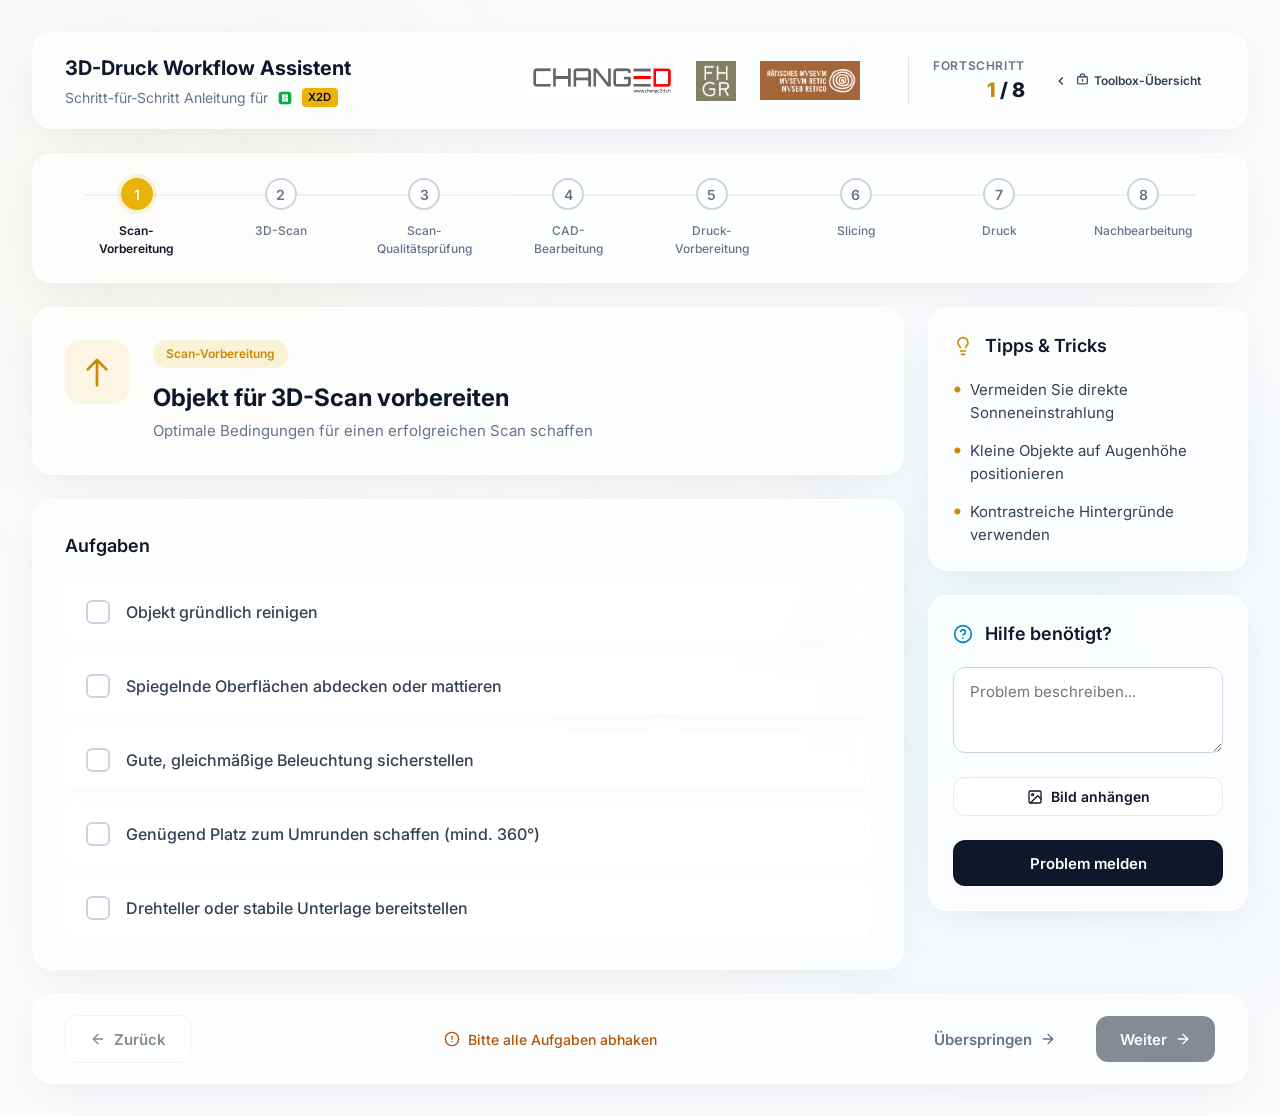
<file: index.html>
<!DOCTYPE html>
<html lang="de">
<head>
    <meta charset="UTF-8">
    <meta name="viewport" content="width=device-width, initial-scale=1.0">
    <title>Change3D - Workflow Assistent</title>
    <!-- Use a modern Google Font like Inter -->
    <link rel="preconnect" href="https://fonts.googleapis.com">
    <link rel="preconnect" href="https://fonts.gstatic.com" crossorigin>
    <link href="https://fonts.googleapis.com/css2?family=Inter:wght@300;400;500;600;700&display=swap" rel="stylesheet">
    <!-- Include CSS -->
    <link rel="stylesheet" href="style.css">
</head>
<body>
    <!-- Abstract Background for Glassmorphism -->
    <div class="bg-shape shape1"></div>
    <div class="bg-shape shape2"></div>
    <div class="bg-shape shape3"></div>

    <div class="app-container">
        <!-- Header -->
        <header class="glass-panel header">
            <div class="header-left">
                <div>
                    <h1>3D-Druck Workflow Assistent</h1>
                    <div class="subtitle-container">
                        <p class="subtitle">Schritt-für-Schritt Anleitung für</p>
                        <img src="bambulablogo.png" alt="Bambu Lab Logo" class="subtitle-logo">
                        <span class="subtitle-badge">X2D</span>
                    </div>
                </div>
            </div>
            <div class="header-right" style="display: flex; align-items: center; gap: 1rem;">
                <div class="partner-logos">
                    <img src="change3dlogo.png" alt="Change3D Logo" class="partner-logo">
                    <img src="fhgrlogo.png" alt="FH Graubünden Logo" class="partner-logo">
                    <img src="raetisches-muesum.png" alt="Rätisches Museum Logo" class="partner-logo">
                </div>
                <div class="progress-container">
                    <span class="progress-text">Fortschritt</span>
                    <span class="progress-numbers"><span id="current-step-display">1</span> / 8</span>
                </div>
                <a href="Landing/index.html" class="btn-back-toolbox" title="Zurück zur Gesamtübersicht (Toolbox)" style="
                    display: flex;
                    align-items: center;
                    gap: 0.5rem;
                    background: rgba(255, 255, 255, 0.03);
                    border: 1px solid var(--border-color);
                    color: var(--text-secondary);
                    padding: 0.5rem 0.85rem;
                    border-radius: var(--radius-sm);
                    text-decoration: none;
                    font-weight: 600;
                    font-size: 0.75rem;
                    transition: var(--transition);
                " onmouseover="this.style.background='rgba(255,255,255,0.08)'; this.style.color='#ffffff'; this.style.transform='translateX(2px)'" onmouseout="this.style.background='rgba(255,255,255,0.03)'; this.style.color='var(--text-secondary)'; this.style.transform='none'">
                    <svg width="14" height="14" viewBox="0 0 24 24" fill="none" stroke="currentColor" stroke-width="2.5">
                        <polyline points="15 18 9 12 15 6"></polyline>
                    </svg>
                    <span>
                        <svg class="icon-toolbox" width="13" height="13" viewBox="0 0 24 24" fill="none" stroke="currentColor" stroke-width="2.5" stroke-linecap="round" stroke-linejoin="round" style="vertical-align: -1px; margin-right: 5px; opacity: 0.9;">
                            <path d="M16 7V4a2 2 0 0 0-2-2h-4a2 2 0 0 0-2 2v3"></path>
                            <rect x="3" y="7" width="18" height="13" rx="2"></rect>
                            <line x1="12" y1="12" x2="12" y2="15"></line>
                        </svg>Toolbox-Übersicht
                    </span>
                </a>
            </div>
        </header>

        <!-- Stepper -->
        <nav class="glass-panel stepper-container" aria-label="Progress">
            <ul class="stepper" id="stepper">
                <!-- Injected via JS -->
            </ul>
        </nav>

        <!-- Main Content Layout -->
        <main class="content-layout">
            
            <!-- Left Side: Dynamic Content -->
            <div class="main-column">
                <!-- Title Card -->
                <div class="glass-panel title-card">
                    <div class="title-icon-wrapper" id="phase-icon">
                        <!-- Icon injected via JS -->
                    </div>
                    <div class="title-info">
                        <span class="phase-badge" id="phase-badge">Scan-Vorbereitung</span>
                        <h2 id="phase-title">Objekt für 3D-Scan vorbereiten</h2>
                        <p id="phase-description">Optimale Bedingungen für einen erfolgreichen Scan schaffen</p>
                    </div>
                </div>

                <!-- Content Area (Tasks, Uploads, Options) -->
                <div class="glass-panel content-card" id="content-area">
                    <h3 id="content-title">Aufgaben</h3>
                    <div id="dynamic-content">
                        <!-- Content injected via JS -->
                    </div>
                </div>
            </div>

            <!-- Right Side: Sidebar -->
            <aside class="sidebar-column">
                <!-- Tips & Tricks -->
                <div class="glass-panel tips-card">
                    <div class="card-header">
                        <svg class="icon-yellow" width="20" height="20" viewBox="0 0 24 24" fill="none" stroke="currentColor" stroke-width="2" stroke-linecap="round" stroke-linejoin="round">
                            <line x1="9" y1="18" x2="15" y2="18"></line>
                            <line x1="10" y1="22" x2="14" y2="22"></line>
                            <path d="M15.09 14c.18-.98.65-1.74 1.41-2.5A4.65 4.65 0 0 0 18 8 6 6 0 0 0 6 8c0 1 .23 2.23 1.5 3.5A4.61 4.61 0 0 1 8.91 14"></path>
                        </svg>
                        <h3>Tipps & Tricks</h3>
                    </div>
                    <ul class="tips-list" id="tips-list">
                        <!-- Injected via JS -->
                    </ul>
                </div>

                <!-- Help -->
                <div class="glass-panel help-card">
                    <div class="card-header">
                        <svg class="icon-blue" width="20" height="20" viewBox="0 0 24 24" fill="none" stroke="currentColor" stroke-width="2" stroke-linecap="round" stroke-linejoin="round">
                            <circle cx="12" cy="12" r="10"></circle>
                            <path d="M9.09 9a3 3 0 0 1 5.83 1c0 2-3 3-3 3"></path>
                            <line x1="12" y1="17" x2="12.01" y2="17"></line>
                        </svg>
                        <h3>Hilfe benötigt?</h3>
                    </div>
                    <div class="help-actions" id="help-form-container">
                        <textarea class="form-textarea" placeholder="Problem beschreiben..." id="help-text" rows="3"></textarea>
                        
                        <div class="help-upload-wrapper" style="margin-bottom: 0.75rem;">
                            <input type="file" id="help-file" class="hidden-input" accept="image/*" onchange="updateHelpFileName(this)">
                            <label for="help-file" class="btn btn-secondary btn-block" style="font-size: 0.875rem; padding: 0.5rem 1rem;" id="help-file-label">
                                <svg width="16" height="16" viewBox="0 0 24 24" fill="none" stroke="currentColor" stroke-width="2" stroke-linecap="round" stroke-linejoin="round">
                                    <rect x="3" y="3" width="18" height="18" rx="2" ry="2"></rect>
                                    <circle cx="8.5" cy="8.5" r="1.5"></circle>
                                    <polyline points="21 15 16 10 5 21"></polyline>
                                </svg>
                                <span id="help-file-name">Bild anhängen</span>
                            </label>
                        </div>

                        <button class="btn btn-primary btn-block" id="btn-send-help" onclick="submitHelp()">Problem melden</button>
                    </div>
                </div>
            </aside>
        </main>

        <!-- Footer / Navigation Controls -->
        <footer class="glass-panel footer-nav">
            <button class="btn btn-secondary" id="btn-back" disabled>
                <svg width="16" height="16" viewBox="0 0 24 24" fill="none" stroke="currentColor" stroke-width="2" stroke-linecap="round" stroke-linejoin="round">
                    <line x1="19" y1="12" x2="5" y2="12"></line>
                    <polyline points="12 19 5 12 12 5"></polyline>
                </svg>
                Zurück
            </button>
            
            <div class="validation-message" id="validation-message">
                <svg width="16" height="16" viewBox="0 0 24 24" fill="none" stroke="currentColor" stroke-width="2" stroke-linecap="round" stroke-linejoin="round">
                    <circle cx="12" cy="12" r="10"></circle>
                    <line x1="12" y1="8" x2="12" y2="12"></line>
                    <line x1="12" y1="16" x2="12.01" y2="16"></line>
                </svg>
                <span>Bitte alle Aufgaben abhaken</span>
            </div>

            <div class="footer-right">
                <button class="btn btn-ghost" id="btn-skip">
                    Überspringen
                    <svg width="16" height="16" viewBox="0 0 24 24" fill="none" stroke="currentColor" stroke-width="2" stroke-linecap="round" stroke-linejoin="round">
                        <line x1="5" y1="12" x2="19" y2="12"></line>
                        <polyline points="12 5 19 12 12 19"></polyline>
                    </svg>
                </button>
                <button class="btn btn-primary" id="btn-next">
                    Weiter
                    <svg width="16" height="16" viewBox="0 0 24 24" fill="none" stroke="currentColor" stroke-width="2" stroke-linecap="round" stroke-linejoin="round">
                        <line x1="5" y1="12" x2="19" y2="12"></line>
                        <polyline points="12 5 19 12 12 19"></polyline>
                    </svg>
                </button>
            </div>
        </footer>
    </div>

    <script src="script.js"></script>
</body>
</html>
</file>
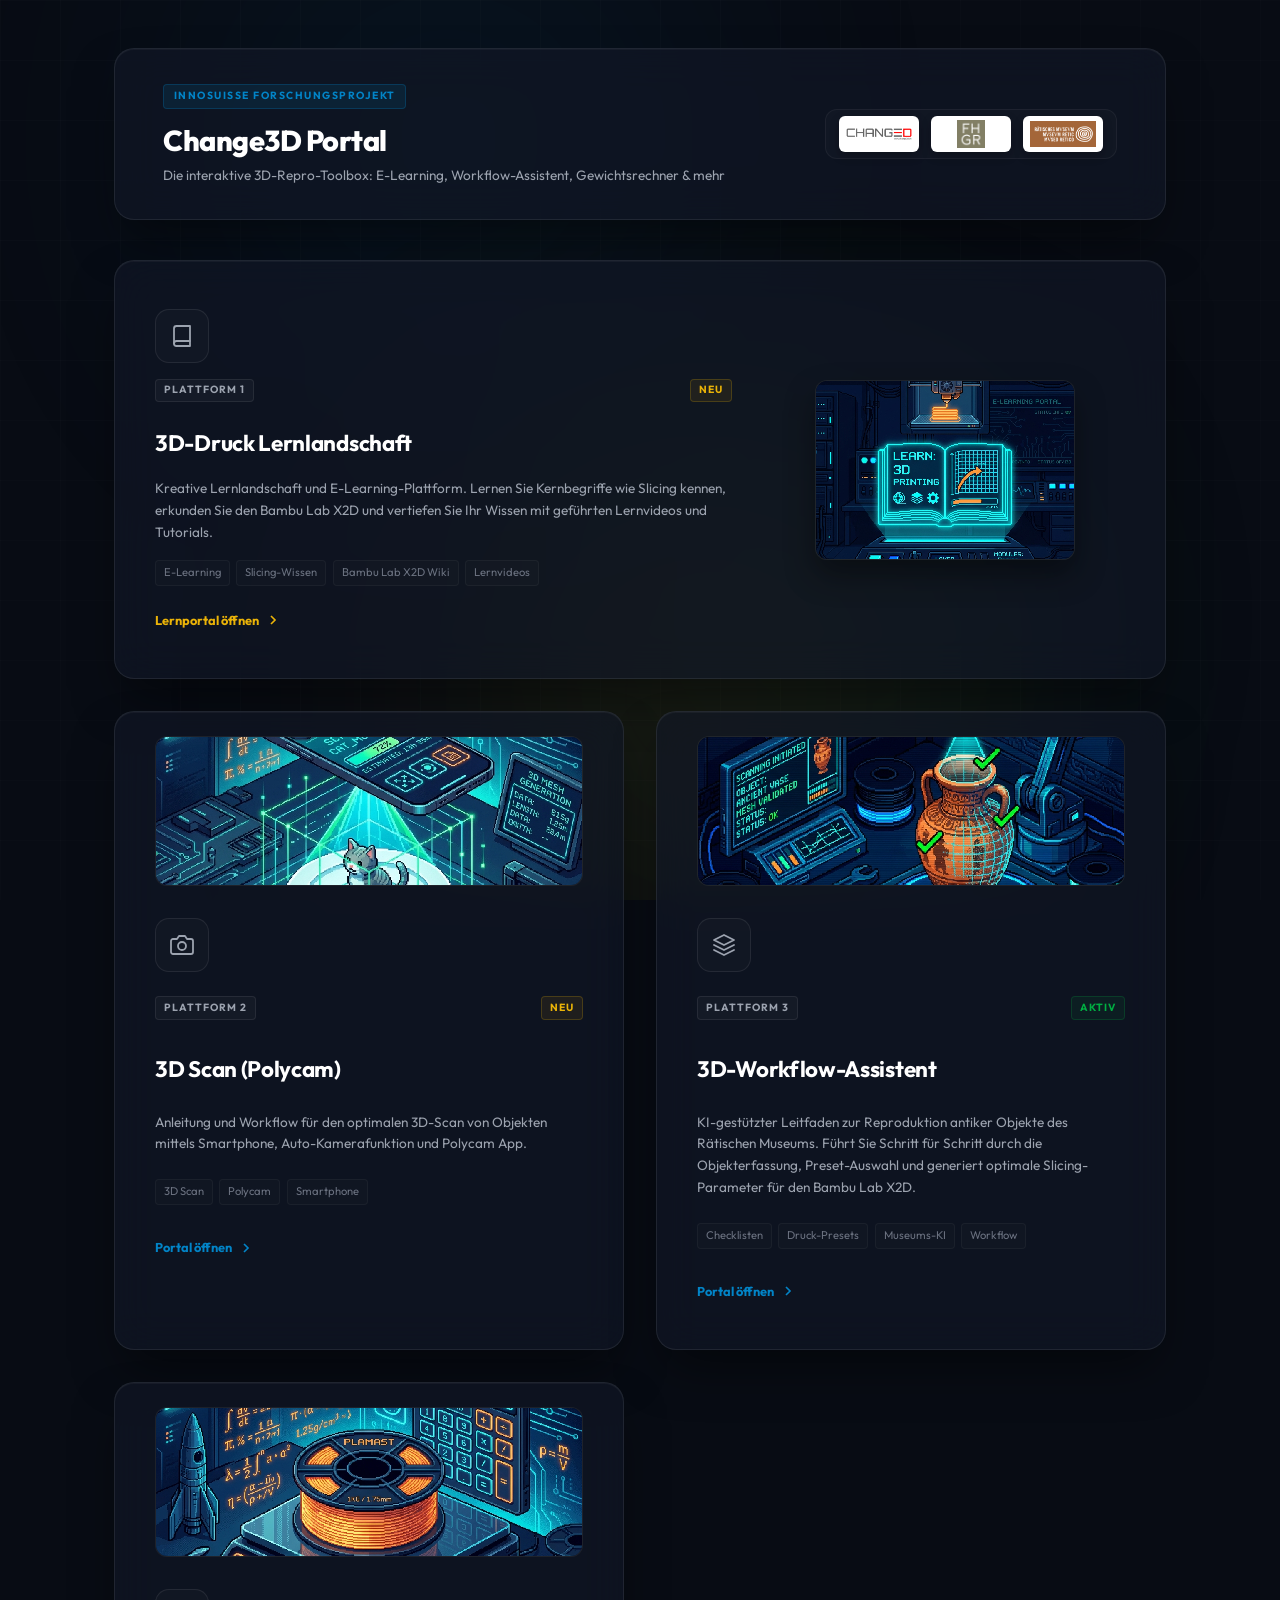
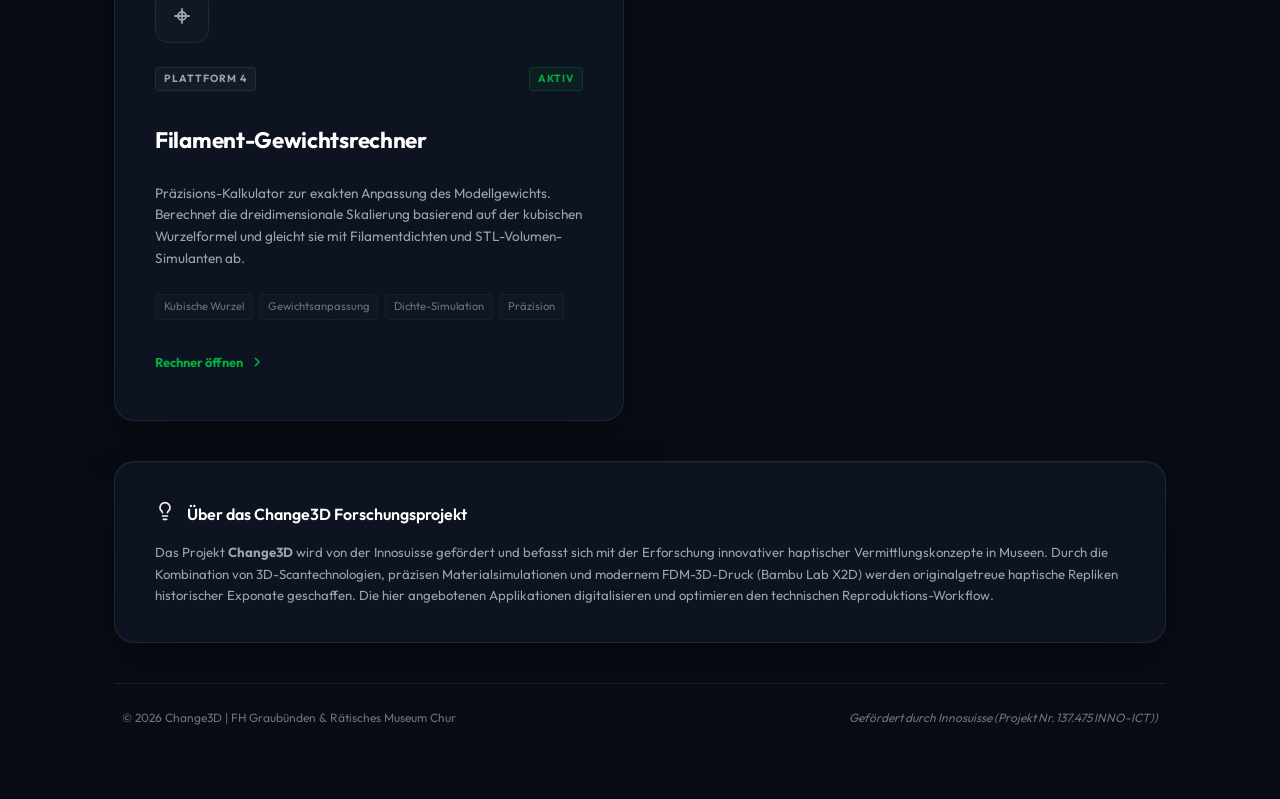
<file: Landing/index.html>
<!DOCTYPE html>
<html lang="de">

<head>
    <meta charset="UTF-8">
    <meta name="viewport" content="width=device-width, initial-scale=1.0">
    <meta name="description"
        content="Change3D Einstiegsportal. Übersicht und Zugang zu den 3D-Reproduktions- und Skalierungs-Tools für das Rätische Museum und die FH Graubünden.">
    <title>Change3D Portal | FH Graubünden & Rätisches Museum</title>
    <!-- Premium Google Fonts -->
    <link rel="preconnect" href="https://fonts.googleapis.com">
    <link rel="preconnect" href="https://fonts.gstatic.com" crossorigin>
    <link
        href="https://fonts.googleapis.com/css2?family=Outfit:wght@300;400;500;600;700;800&family=Plus+Jakarta+Sans:wght@300;400;500;600;700&display=swap"
        rel="stylesheet">
    <link rel="stylesheet" href="style.css">
</head>

<body>

    <!-- Holographic Background Blobs -->
    <div class="bg-blobs">
        <div class="blob blob-blue"></div>
        <div class="blob blob-gold"></div>
        <div class="blob blob-green"></div>
        <div class="grid-overlay"></div>
    </div>

    <div class="portal-container">
        <!-- Sleek Brand Header -->
        <header class="portal-header glass-panel">
            <div class="brand-info">
                <span class="badge-main">Innosuisse Forschungsprojekt</span>
                <h1>Change3D Portal</h1>
                <p class="subtitle">Die interaktive 3D-Repro-Toolbox: E-Learning, Workflow-Assistent, Gewichtsrechner
                    & mehr</p>
            </div>

            <div class="partner-logos">
                <div class="partner-logo-container" title="Change3D">
                    <img src="../change3dlogo.png" alt="Change3D Logo" class="partner-logo">
                </div>
                <div class="partner-logo-container" title="FH Graubünden">
                    <img src="../fhgrlogo.png" alt="FH Graubünden Logo" class="partner-logo">
                </div>
                <div class="partner-logo-container" title="Rätisches Museum">
                    <img src="../raetisches-muesum.png" alt="Rätisches Museum Logo" class="partner-logo">
                </div>
            </div>
        </header>

        <!-- Portal Grid with platforms -->
        <main class="portal-grid">

            <!-- Platform 1: E-Learning Landscape -->
            <a href="../prototype3_26062026/index.html" class="portal-card glass-panel card-learning">
                <div class="card-glow-bg"></div>
                <div class="card-content">
                    <div class="card-columns">
                        <div class="card-info-col">
                            <div class="card-icon-wrapper">
                                <!-- Book / Learning / Graduation Cap Icon -->
                                <svg class="card-icon" viewBox="0 0 24 24" fill="none" stroke="currentColor"
                                    stroke-width="1.8" stroke-linecap="round" stroke-linejoin="round">
                                    <path d="M4 19.5A2.5 2.5 0 0 1 6.5 17H20"></path>
                                    <path d="M6.5 2H20v20H6.5A2.5 2.5 0 0 1 4 19.5v-15A2.5 2.5 0 0 1 6.5 2z"></path>
                                </svg>
                            </div>

                            <div class="card-meta">
                                <span class="badge-tech">Plattform 1</span>
                                <span class="badge-status-new">Neu</span>
                            </div>

                            <h2>3D-Druck Lernlandschaft</h2>
                            <p class="card-description">
                                Kreative Lernlandschaft und E-Learning-Plattform. Lernen Sie Kernbegriffe wie Slicing
                                kennen,
                                erkunden Sie den Bambu Lab X2D und vertiefen Sie Ihr Wissen mit geführten Lernvideos und
                                Tutorials.
                            </p>

                            <div class="card-tags">
                                <span>E-Learning</span>
                                <span>Slicing-Wissen</span>
                                <span>Bambu Lab X2D Wiki</span>
                                <span>Lernvideos</span>
                            </div>

                            <div class="card-action-link">
                                <span>Lernportal öffnen</span>
                                <svg width="16" height="16" viewBox="0 0 24 24" fill="none" stroke="currentColor"
                                    stroke-width="2.5">
                                    <polyline points="9 18 15 12 9 6"></polyline>
                                </svg>
                            </div>
                        </div>
                        <div class="card-image-col">
                            <img src="images/pixel_learning.png" alt="Lernlandschaft Vorschau"
                                class="card-preview-image">
                        </div>
                    </div>
                </div>
            </a>

            <!-- Platform 2: 3D Scan -->
            <a href="../prototype4_24072026/index.html" class="portal-card glass-panel card-workflow">
                <div class="card-glow-bg"></div>
                <div class="card-content" style="padding-top: 1.5rem;">
                    <div class="card-preview-container">
                        <img src="images/pixel_scan.png" alt="3D Scan Vorschau" class="card-preview-image">
                    </div>
                    <div class="card-icon-wrapper">
                        <!-- Scan / Camera Icon -->
                        <svg class="card-icon" viewBox="0 0 24 24" fill="none" stroke="currentColor" stroke-width="1.8"
                            stroke-linecap="round" stroke-linejoin="round">
                            <path d="M23 19a2 2 0 0 1-2 2H3a2 2 0 0 1-2-2V8a2 2 0 0 1 2-2h4l2-3h6l2 3h4a2 2 0 0 1 2 2z">
                            </path>
                            <circle cx="12" cy="13" r="4"></circle>
                        </svg>
                    </div>

                    <div class="card-meta">
                        <span class="badge-tech">Plattform 2</span>
                        <span class="badge-status-new">Neu</span>
                    </div>

                    <h2>3D Scan (Polycam)</h2>
                    <p class="card-description">
                        Anleitung und Workflow für den optimalen 3D-Scan von Objekten mittels Smartphone, Auto-Kamerafunktion
                        und Polycam App.
                    </p>

                    <div class="card-tags">
                        <span>3D Scan</span>
                        <span>Polycam</span>
                        <span>Smartphone</span>
                    </div>

                    <div class="card-action-link">
                        <span>Portal öffnen</span>
                        <svg width="16" height="16" viewBox="0 0 24 24" fill="none" stroke="currentColor"
                            stroke-width="2.5">
                            <polyline points="9 18 15 12 9 6"></polyline>
                        </svg>
                    </div>
                </div>
            </a>

            <!-- Platform 3: 3D Workflow Assistant -->
            <a href="../prototype1_15062026/index.html" class="portal-card glass-panel card-workflow">
                <div class="card-glow-bg"></div>
                <div class="card-content" style="padding-top: 1.5rem;">
                    <div class="card-preview-container">
                        <img src="images/pixel_workflow.png" alt="Workflow Vorschau" class="card-preview-image">
                    </div>
                    <div class="card-icon-wrapper">
                        <!-- AI / 3D-Object Scan Icon -->
                        <svg class="card-icon" viewBox="0 0 24 24" fill="none" stroke="currentColor" stroke-width="1.8"
                            stroke-linecap="round" stroke-linejoin="round">
                            <path d="M12 2L2 7l10 5 10-5-10-5zM2 17l10 5 10-5M2 12l10 5 10-5"></path>
                        </svg>
                    </div>

                    <div class="card-meta">
                        <span class="badge-tech">Plattform 3</span>
                        <span class="badge-status-active">Aktiv</span>
                    </div>

                    <h2>3D-Workflow-Assistent</h2>
                    <p class="card-description">
                        KI-gestützter Leitfaden zur Reproduktion antiker Objekte des Rätischen Museums. Führt Sie
                        Schritt für Schritt durch die Objekterfassung, Preset-Auswahl und generiert optimale
                        Slicing-Parameter für den Bambu Lab X2D.
                    </p>

                    <div class="card-tags">
                        <span>Checklisten</span>
                        <span>Druck-Presets</span>
                        <span>Museums-KI</span>
                        <span>Workflow</span>
                    </div>

                    <div class="card-action-link">
                        <span>Portal öffnen</span>
                        <svg width="16" height="16" viewBox="0 0 24 24" fill="none" stroke="currentColor"
                            stroke-width="2.5">
                            <polyline points="9 18 15 12 9 6"></polyline>
                        </svg>
                    </div>
                </div>
            </a>

            <!-- Platform 4: Filament Scaling Calculator -->
            <a href="../prototype2_19062026/index.html" class="portal-card glass-panel card-calculator">
                <div class="card-glow-bg"></div>
                <div class="card-content" style="padding-top: 1.5rem;">
                    <div class="card-preview-container">
                        <img src="images/pixel_calculator.png" alt="Rechner Vorschau" class="card-preview-image">
                    </div>
                    <div class="card-icon-wrapper">
                        <!-- Scale / Math Balance Icon -->
                        <svg class="card-icon" viewBox="0 0 24 24" fill="none" stroke="currentColor" stroke-width="1.8"
                            stroke-linecap="round" stroke-linejoin="round">
                            <line x1="12" y1="5" x2="12" y2="19"></line>
                            <line x1="5" y1="12" x2="19" y2="12"></line>
                            <circle cx="12" cy="12" r="4"></circle>
                        </svg>
                    </div>

                    <div class="card-meta">
                        <span class="badge-tech">Plattform 4</span>
                        <span class="badge-status-active">Aktiv</span>
                    </div>

                    <h2>Filament-Gewichtsrechner</h2>
                    <p class="card-description">
                        Präzisions-Kalkulator zur exakten Anpassung des Modellgewichts. Berechnet die dreidimensionale
                        Skalierung basierend auf der kubischen Wurzelformel und gleicht sie mit Filamentdichten und
                        STL-Volumen-Simulanten ab.
                    </p>

                    <div class="card-tags">
                        <span>Kubische Wurzel</span>
                        <span>Gewichtsanpassung</span>
                        <span>Dichte-Simulation</span>
                        <span>Präzision</span>
                    </div>

                    <div class="card-action-link">
                        <span>Rechner öffnen</span>
                        <svg width="16" height="16" viewBox="0 0 24 24" fill="none" stroke="currentColor"
                            stroke-width="2.5">
                            <polyline points="9 18 15 12 9 6"></polyline>
                        </svg>
                    </div>
                </div>
            </a>

        </main>

        <!-- Project Info Alert Box -->
        <section class="glass-panel info-section">
            <div class="info-header">
                <span class="info-icon">
                    <svg width="20" height="20" viewBox="0 0 24 24" fill="none" stroke="currentColor" stroke-width="2"
                        stroke-linecap="round" stroke-linejoin="round">
                        <path
                            d="M15 14c.2-1 .7-1.7 1.5-2.5 1-.9 1.5-2.2 1.5-3.5A6 6 0 0 0 6 8c0 1 .2 2.2 1.5 3.5.7.7 1.3 1.5 1.5 2.5" />
                        <path d="M9 18h6" />
                        <path d="M10 22h4" />
                    </svg>
                </span>
                <h3>Über das Change3D Forschungsprojekt</h3>
            </div>
            <p>
                Das Projekt <strong>Change3D</strong> wird von der Innosuisse gefördert und befasst sich mit der
                Erforschung innovativer haptischer Vermittlungskonzepte in Museen. Durch die Kombination von
                3D-Scantechnologien, präzisen Materialsimulationen und modernem FDM-3D-Druck (Bambu Lab X2D) werden
                originalgetreue haptische Repliken historischer Exponate geschaffen. Die hier angebotenen Applikationen
                digitalisieren und optimieren den technischen Reproduktions-Workflow.
            </p>
        </section>

        <!-- Footer -->
        <footer class="portal-footer">
            <p>&copy; 2026 Change3D | FH Graubünden & Rätisches Museum Chur</p>
            <p class="footer-note">Gefördert durch Innosuisse (Projekt Nr. 137.475 INNO-ICT))</p>
        </footer>
    </div>

</body>

</html>
</file>
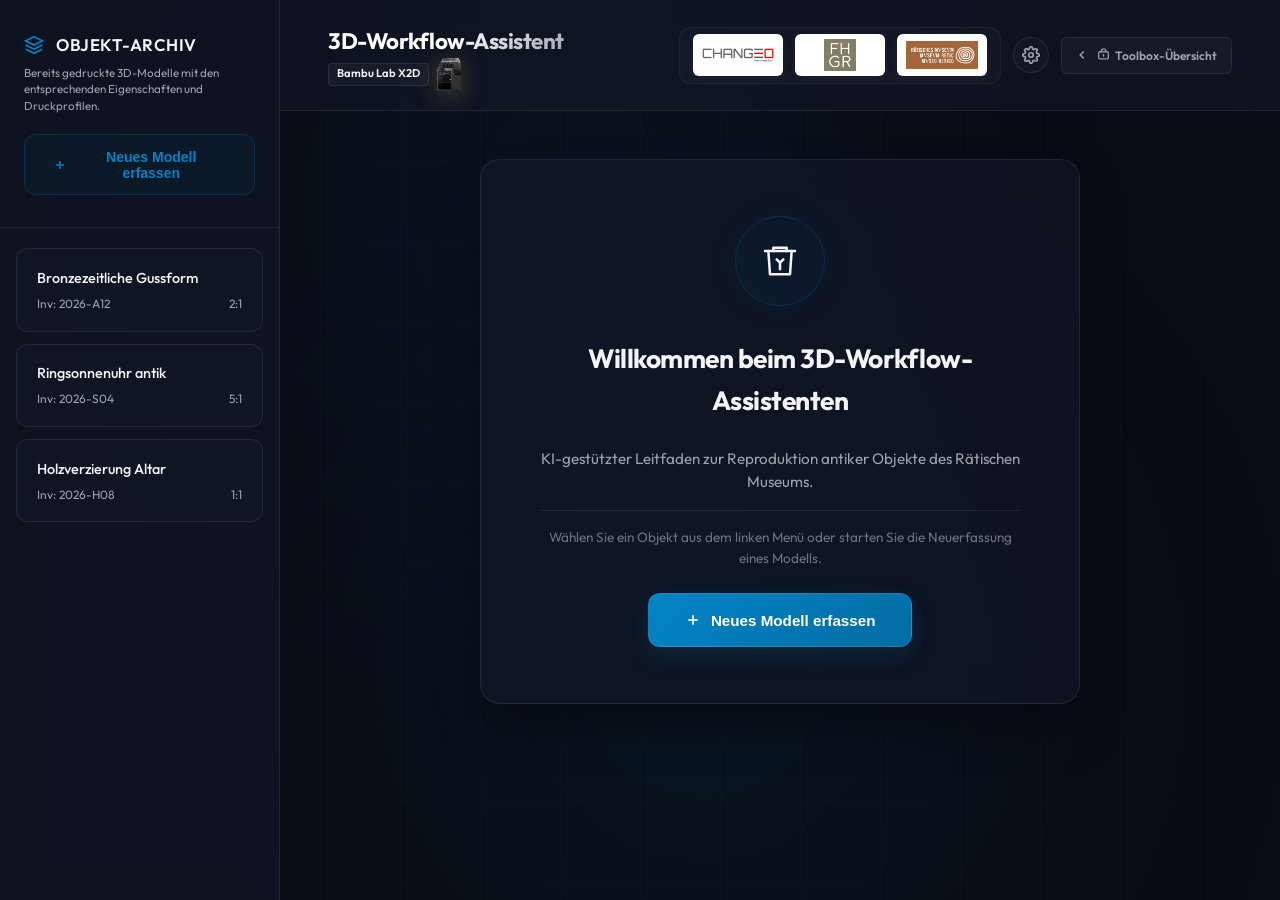
<file: prototype1_15062026/index.html>
<!DOCTYPE html>
<html lang="de">

<head>
    <meta charset="UTF-8">
    <meta name="viewport" content="width=device-width, initial-scale=1.0">
    <meta name="description"
        content="KI-gestützter Workflow-Assistent für die 3D-Reproduktion antiker Objekte im Rätischen Museum. Generiert optimale Slicing-Parameter für den Bambu Lab X2D.">
    <title>3D-Reproduktions-Assistent | Rätisches Museum</title>
    <!-- Premium Google Fonts -->
    <link rel="preconnect" href="https://fonts.googleapis.com">
    <link rel="preconnect" href="https://fonts.gstatic.com" crossorigin>
    <link
        href="https://fonts.googleapis.com/css2?family=Outfit:wght@300;400;500;600;700;800&family=Plus+Jakarta+Sans:wght@300;400;500;600;700&display=swap"
        rel="stylesheet">
    <link rel="stylesheet" href="style.css">
</head>

<body>

    <!-- Premium Holographic Ambient Background Blur -->
    <div class="bg-blobs">
        <div class="blob blob-gold"></div>
        <div class="blob blob-blue"></div>
        <div class="grid-overlay"></div>
    </div>

    <!-- Main Workspace Layout -->
    <div class="app-container">

        <!-- Sidebar: Object List & Navigation -->
        <aside class="sidebar" id="app-sidebar" aria-label="Historie und Steuerung">
            <div class="sidebar-header">
                <div>
                    <div class="sidebar-title-container">
                        <svg width="20" height="20" viewBox="0 0 24 24" fill="none" stroke="currentColor"
                            stroke-width="2" style="color: var(--accent-gold);">
                            <path d="M12 2L2 7l10 5 10-5-10-5zM2 17l10 5 10-5M2 12l10 5 10-5" />
                        </svg>
                        <h2>Objekt-Archiv</h2>
                    </div>
                    <p class="sidebar-archive-desc">
                        Bereits gedruckte 3D-Modelle mit den entsprechenden Eigenschaften und Druckprofilen.
                    </p>
                </div>
                <button class="btn btn-new" id="btn-new-project">
                    <svg width="14" height="14" viewBox="0 0 24 24" fill="none" stroke="currentColor"
                        stroke-width="2.5">
                        <line x1="12" y1="5" x2="12" y2="19"></line>
                        <line x1="5" y1="12" x2="19" y2="12"></line>
                    </svg>
                    Neues Modell erfassen
                </button>
            </div>
            <!-- Dynamic List of Saved Projects -->
            <div class="project-list" id="project-list"></div>
        </aside>

        <!-- Main Wrapper -->
        <div class="main-wrapper">

            <!-- Sleek Header -->
            <header class="app-header">
                <div class="brand">
                    <div class="brand-details">
                        <h1>3D-Workflow-Assistent</h1>
                        <span class="subtitle" style="display: flex; align-items: center; gap: 0.5rem;">
                            <span class="bambu-badge">Bambu Lab X2D</span>
                            <div style="
                                position: relative;
                                width: 24px;
                                height: 24px;
                                display: flex;
                                justify-content: center;
                                align-items: center;
                                border-radius: 4px;
                                background: radial-gradient(ellipse at center, rgba(179,137,60,0.15) 0%, transparent 70%);
                                animation: floatPrinter 4s ease-in-out infinite;
                            ">
                                <img src="images/bambu-lab-x2d-combo-2613892-de.png" alt="Bambu Lab X2D" style="
                                        width: 100%;
                                        height: auto;
                                        filter: drop-shadow(0 4px 12px rgba(212,168,67,0.3));
                                        transition: transform 0.3s ease;
                                     " onmouseover="this.style.transform='scale(1.15)'"
                                    onmouseout="this.style.transform='scale(1)'" />
                            </div>
                        </span>
                    </div>
                </div>
                <div class="header-right-actions" style="display: flex; align-items: center; gap: 0.75rem;">
                    <div class="partner-logos">
                        <div class="partner-logo-container" title="Change3D">
                            <img src="../change3dlogo.png" alt="Change3D Logo" class="partner-logo">
                        </div>
                        <div class="partner-logo-container" title="FH Graubünden">
                            <img src="../fhgrlogo.png" alt="FH Graubünden Logo" class="partner-logo">
                        </div>
                        <div class="partner-logo-container" title="Rätisches Museum">
                            <img src="../raetisches-muesum.png" alt="Rätisches Museum Logo" class="partner-logo">
                        </div>
                    </div>
                    <button class="btn-settings-gear" id="btn-settings" title="3D-Druck-Presets verwalten">
                        <svg width="18" height="18" viewBox="0 0 24 24" fill="none" stroke="currentColor"
                            stroke-width="2.2">
                            <circle cx="12" cy="12" r="3"></circle>
                            <path
                                d="M19.4 15a1.65 1.65 0 0 0 .33 1.82l.06.06a2 2 0 1 1-2.83 2.83l-.06-.06a1.65 1.65 0 0 0-1.82-.33 1.65 1.65 0 0 0-1 1.51V21a2 2 0 0 1-4 0v-.09A1.65 1.65 0 0 0 9 19.4a1.65 1.65 0 0 0-1.82.33l-.06.06a2 2 0 1 1-2.83-2.83l.06-.06a1.65 1.65 0 0 0 .33-1.82 1.65 1.65 0 0 0-1.51-1H3a2 2 0 0 1 0-4h.09A1.65 1.65 0 0 0 4.6 9a1.65 1.65 0 0 0-.33-1.82l-.06-.06a2 2 0 1 1 2.83-2.83l.06-.06a1.65 1.65 0 0 0 1.82.33H9a1.65 1.65 0 0 0 1-1.51V3a2 2 0 0 1 4 0v.09a1.65 1.65 0 0 0 1 1.51 1.65 1.65 0 0 0 1.82-.33l.06-.06a2 2 0 1 1 2.83 2.83l-.06-.06a1.65 1.65 0 0 0-.33 1.82V9a1.65 1.65 0 0 0 1.51 1H21a2 2 0 0 1 0 4h-.09a1.65 1.65 0 0 0-1.51 1z">
                            </path>
                        </svg>
                    </button>
                    <a href="../Landing/index.html" class="btn-back-toolbox"
                        title="Zurück zur Gesamtübersicht (Toolbox)" style="
                        display: flex;
                        align-items: center;
                        gap: 0.5rem;
                        background: rgba(255, 255, 255, 0.03);
                        border: 1px solid var(--border-color);
                        color: var(--text-secondary);
                        padding: 0.5rem 0.85rem;
                        border-radius: var(--radius-sm);
                        text-decoration: none;
                        font-weight: 600;
                        font-size: 0.75rem;
                        transition: var(--transition);
                    " onmouseover="this.style.background='rgba(255,255,255,0.08)'; this.style.color='#ffffff'; this.style.transform='translateX(2px)'"
                        onmouseout="this.style.background='rgba(255,255,255,0.03)'; this.style.color='var(--text-secondary)'; this.style.transform='none'">
                        <svg width="14" height="14" viewBox="0 0 24 24" fill="none" stroke="currentColor"
                            stroke-width="2.5">
                            <polyline points="15 18 9 12 15 6"></polyline>
                        </svg>
                        <span>
                            <svg class="icon-toolbox" width="13" height="13" viewBox="0 0 24 24" fill="none"
                                stroke="currentColor" stroke-width="2.5" stroke-linecap="round" stroke-linejoin="round"
                                style="vertical-align: -1px; margin-right: 5px; opacity: 0.9;">
                                <path d="M16 7V4a2 2 0 0 0-2-2h-4a2 2 0 0 0-2 2v3"></path>
                                <rect x="3" y="7" width="18" height="13" rx="2"></rect>
                                <line x1="12" y1="12" x2="12" y2="15"></line>
                            </svg>Toolbox-Übersicht
                        </span>
                    </a>
                </div>
            </header>

            <main class="dashboard-container" id="main-content">

                <!-- SCREEN 0: Welcome Landing Page -->
                <div class="screen-state" id="screen-welcome">
                    <div class="welcome-card-container">
                        <div class="glass-panel welcome-card">
                            <div class="welcome-icon-circle">
                                <svg width="40" height="40" viewBox="0 0 24 24" fill="none" stroke="currentColor"
                                    stroke-width="1.5" stroke-linecap="round" stroke-linejoin="round">
                                    <path d="M3 6h18" />
                                    <path d="M8 6V4h8v2" />
                                    <path d="M19 6l-1 14H6L5 6" />
                                    <path d="m10 11 2 2 2-2" />
                                    <path d="M12 13v4" />
                                </svg>
                            </div>
                            <h2>Willkommen beim 3D-Workflow-Assistenten</h2>
                            <p>KI-gestützter Leitfaden zur Reproduktion antiker Objekte des Rätischen Museums.</p>
                            <p class="welcome-instructions">
                                Wählen Sie ein Objekt aus dem linken Menü oder starten Sie die Neuerfassung eines
                                Modells.
                            </p>
                            <button class="btn btn-welcome-action" id="btn-welcome-new">
                                <svg width="16" height="16" viewBox="0 0 24 24" fill="none" stroke="currentColor"
                                    stroke-width="2.5">
                                    <line x1="12" y1="5" x2="12" y2="19"></line>
                                    <line x1="5" y1="12" x2="19" y2="12"></line>
                                </svg>
                                Neues Modell erfassen
                            </button>
                        </div>
                    </div>
                </div>

                <!-- SCREEN 1: Ingest Portal (Centered Dashboard Panel) -->
                <div class="screen-state hidden" id="screen-ingest">
                    <div class="ingest-card-container">
                        <div class="glass-panel ingest-card">

                            <div class="ingest-card-header">
                                <span class="badge-tech">Portal-Eingabe</span>
                                <h2>Workflow-Konfigurator</h2>
                                <p>Geben Sie die Spezifikationen Ihres 3D-Scans und die gewünschten haptischen Ziele an.
                                </p>
                            </div>

                            <!-- Section 1: Core Metadata -->
                            <section class="form-section-block" aria-labelledby="sec-meta-title">
                                <h3 class="form-section-title" id="sec-meta-title">
                                    <span class="number-indicator">01</span> Objekt-Metadaten
                                </h3>
                                <div class="form-group-row">
                                    <div class="form-group">
                                        <label for="inp-name">Objekt-Bezeichnung *</label>
                                        <input type="text" id="inp-name" class="form-input"
                                            placeholder="z. B. Bronzezeitliche Gussform" required>
                                    </div>
                                    <div class="form-group">
                                        <label for="inp-inv">Inventar-Nummer</label>
                                        <input type="text" id="inp-inv" class="form-input" placeholder="z. B. 2026-A12">
                                    </div>
                                </div>
                            </section>

                            <!-- Section 2: 3D-File Ingest (Placed before Category C) -->
                            <section class="form-section-block" aria-labelledby="sec-upload-title">
                                <h3 class="form-section-title" id="sec-upload-title">
                                    <span class="number-indicator">02</span> 3D-Scan des Originalobjekts
                                </h3>
                                <p class="form-section-description">
                                    Laden Sie die Scandatei des Objekts hoch (z. B. STL, OBJ oder 3MF), um die
                                    Dateidetails in die Berechnungen des Workflows und des optimalen Druckprofils
                                    miteinzubeziehen.
                                </p>

                                <div class="upload-area-wrapper">
                                    <div class="upload-zone" id="drop-zone">
                                        <div class="upload-icon-circle">
                                            <svg class="upload-icon" width="28" height="28" viewBox="0 0 24 24"
                                                fill="none" stroke="currentColor" stroke-width="1.8"
                                                stroke-linecap="round" stroke-linejoin="round">
                                                <path d="M21 15v4a2 2 0 0 1-2 2H5a2 2 0 0 1-2-2v-4"></path>
                                                <polyline points="17 8 12 3 7 8"></polyline>
                                                <line x1="12" y1="3" x2="12" y2="15"></line>
                                            </svg>
                                        </div>
                                        <div class="upload-text-primary">
                                            <span class="highlight-gold">Datei auswählen</span> oder hierher ziehen
                                        </div>
                                        <div class="upload-text-secondary">STL, OBJ, 3MF, PLY, GLB (max. 100MB)</div>
                                    </div>

                                    <!-- File Details (Dynamic Overlay/Box) -->
                                    <div class="file-info-box hidden" id="file-info">
                                        <div class="file-info-details">
                                            <div class="file-icon-bg">
                                                <svg width="20" height="20" viewBox="0 0 24 24" fill="none"
                                                    stroke="currentColor" stroke-width="2">
                                                    <polygon points="12 2 2 7 12 12 22 7 12 2"></polygon>
                                                    <polyline points="2 17 12 22 22 17"></polyline>
                                                    <polyline points="2 12 12 17 22 12"></polyline>
                                                </svg>
                                            </div>
                                            <div class="file-text">
                                                <div class="file-name" id="file-name-text">rom_coin_replica.obj</div>
                                                <div class="file-size" id="file-size-text">8.7 MB</div>
                                            </div>
                                        </div>
                                        <div class="file-actions">
                                            <span class="badge-status">✓ Datei bereit</span>
                                            <button type="button" class="btn-remove-file" id="btn-remove-file"
                                                title="Datei entfernen">✕</button>
                                        </div>
                                    </div>
                                </div>

                                <!-- Gallery Database selection -->
                                <div class="gallery-database-wrapper">
                                    <div class="gallery-header-info">
                                        <h4>Oder: Aus Archivgewölbe wählen</h4>
                                        <p>Wählen Sie ein bereits gescanntes 3D-Modell aus der Museumsdatenbank:</p>
                                    </div>
                                    <div class="gallery-grid" id="gallery-grid">
                                        <!-- Dynamic cards generated by app.js -->
                                    </div>
                                </div>
                            </section>

                            <section class="form-section-block" aria-labelledby="sec-targets-title">
                                <h3 class="form-section-title" id="sec-targets-title">
                                    <span class="number-indicator">03</span> Technische Druck-Ziele
                                </h3>

                                <div class="form-group" style="margin-bottom: 1.5rem;">
                                    <label for="inp-profile">3D-Druck-Preset *</label>
                                    <select id="inp-profile" class="form-select">
                                        <!-- Dynamically loaded -->
                                    </select>
                                    <p class="profile-desc-help" id="profile-desc-help-text">
                                        Wählen Sie ein vordefiniertes 3D-Druck-Preset aus.
                                    </p>
                                </div>

                                <div class="form-group-row">
                                    <div class="form-group">
                                        <label for="inp-scale">Skalierungsfaktor</label>
                                        <select id="inp-scale" class="form-select">
                                            <option value="1:1">1:1 (Originalgrösse)</option>
                                            <option value="2:1">2:1 (Zweifache Vergrösserung)</option>
                                            <option value="5:1">5:1 (Fünffache Detailvergrösserung)</option>
                                        </select>
                                    </div>
                                    <div class="form-group">
                                        <label for="inp-weight">Zielgewicht (in Gramm)</label>
                                        <select id="inp-weight" class="form-select">
                                            <option value="">Keine Gewichtsanpassung</option>
                                            <option value="20">20g (Leichtbau/Hohlkörper)</option>
                                            <option value="50">50g (Standardgewicht)</option>
                                            <option value="75">75g (Mittelschwer)</option>
                                            <option value="100">100g (Massives Gefühl)</option>
                                            <option value="250">250g (Schweres Tastmodell)</option>
                                        </select>
                                    </div>
                                </div>

                                <div class="form-group-row">
                                    <div class="form-group">
                                        <label for="inp-material">Filament-Material</label>
                                        <select id="inp-material" class="form-select">
                                            <option value="PLA">PLA – Formstabil und ideal für
                                                detailreiche Oberflächen.</option>
                                            <option value="PETG">PETG – Besitzt eine hohe
                                                Schlagfestigkeit.</option>
                                            <option value="TPU">TPU – Gummiartig, elastisch und hochgradig flexibel bei
                                                Stossbelastungen.</option>
                                        </select>
                                        <p class="material-desc" id="material-desc-text">
                                            PLA ist formstabil und ideal für detailreiche, matte
                                            Oberflächen.
                                        </p>
                                    </div>
                                    <div class="form-group">
                                        <label>Filament-Farbe</label>
                                        <div class="color-swatch-container">
                                            <label class="swatch-item">
                                                <input type="radio" name="obj-color" value="Blau">
                                                <span class="swatch-color color-blue" title="Blau"></span>
                                                <span class="swatch-name">Blau</span>
                                            </label>
                                            <label class="swatch-item">
                                                <input type="radio" name="obj-color" value="Holzfarbe">
                                                <span class="swatch-color color-wood" title="Holzfarbe"></span>
                                                <span class="swatch-name">Holz</span>
                                            </label>
                                            <label class="swatch-item">
                                                <input type="radio" name="obj-color" value="Schwarz">
                                                <span class="swatch-color color-black" title="Schwarz"></span>
                                                <span class="swatch-name">Schwarz</span>
                                            </label>
                                            <label class="swatch-item">
                                                <input type="radio" name="obj-color" value="Weiss">
                                                <span class="swatch-color color-white" title="Weiss"></span>
                                                <span class="swatch-name">Weiss</span>
                                            </label>
                                        </div>
                                    </div>
                                </div>

                                <div class="form-group">
                                    <label>Eigenschaften (Mehrfachauswahl möglich)</label>
                                    <div class="haptic-focus-grid">
                                        <label class="chip-checkbox">
                                            <input type="checkbox" name="haptics" value="Oberflächenstruktur/Textur">
                                            <span class="chip-label">
                                                <span class="chip-icon"><svg width="16" height="16" viewBox="0 0 24 24"
                                                        fill="none" stroke="currentColor" stroke-width="2"
                                                        stroke-linecap="round" stroke-linejoin="round">
                                                        <circle cx="11" cy="11" r="8" />
                                                        <path d="m21 21-4.3-4.3" />
                                                    </svg></span>
                                                <span>Oberflächenstruktur / Textur</span>
                                            </span>
                                        </label>
                                        <label class="chip-checkbox">
                                            <input type="checkbox" name="haptics" value="Gewicht/Massendichte">
                                            <span class="chip-label">
                                                <span class="chip-icon"><svg width="16" height="16" viewBox="0 0 24 24"
                                                        fill="none" stroke="currentColor" stroke-width="2"
                                                        stroke-linecap="round" stroke-linejoin="round">
                                                        <path d="m16 6 4 14" />
                                                        <path d="M12 6v14" />
                                                        <path d="M8 8v12" />
                                                        <path d="M4 4v16" />
                                                    </svg></span>
                                                <span>Gewicht / Massendichte</span>
                                            </span>
                                        </label>
                                        <label class="chip-checkbox">
                                            <input type="checkbox" name="haptics"
                                                value="Mechanische Belastbarkeit (Häufiges Anfassen)">
                                            <span class="chip-label">
                                                <span class="chip-icon"><svg width="16" height="16" viewBox="0 0 24 24"
                                                        fill="none" stroke="currentColor" stroke-width="2"
                                                        stroke-linecap="round" stroke-linejoin="round">
                                                        <path
                                                            d="M14.5 10c-.83 0-1.5-.67-1.5-1.5v-5c0-.83.67-1.5 1.5-1.5s1.5.67 1.5 1.5v5c0 .83-.67 1.5-1.5 1.5z" />
                                                        <path
                                                            d="M20.5 10H19V8.5c0-.83.67-1.5 1.5-1.5s1.5.67 1.5 1.5-.67 1.5-1.5 1.5z" />
                                                        <path
                                                            d="M9.5 14c.83 0 1.5.67 1.5 1.5v5c0 .83-.67 1.5-1.5 1.5S8 21.33 8 20.5v-5c0-.83.67-1.5 1.5-1.5z" />
                                                        <path
                                                            d="M3.5 14H5v1.5c0 .83-.67 1.5-1.5 1.5S2 16.33 2 15.5 2.67 14 3.5 14z" />
                                                        <path
                                                            d="M14 14.5c0-.83.67-1.5 1.5-1.5H21c.83 0 1.5.67 1.5 1.5S21.83 16 21 16h-5.5c-.83 0-1.5-.67-1.5-1.5z" />
                                                        <path
                                                            d="M15.5 19H14v1.5c0 .83.67 1.5 1.5 1.5s1.5-.67 1.5-1.5-.67-1.5-1.5-1.5z" />
                                                        <path
                                                            d="M10 9.5C10 8.67 9.33 8 8.5 8H3c-.83 0-1.5.67-1.5 1.5S2.17 11 3 11h5.5c.83 0 1.5-.67 1.5-1.5z" />
                                                        <path
                                                            d="M8.5 5H10V3.5C10 2.67 9.33 2 8.5 2S7 2.67 7 3.5 7.67 5 8.5 5z" />
                                                    </svg></span>
                                                <span>Mechanische Belastbarkeit</span>
                                            </span>
                                        </label>
                                        <label class="chip-checkbox">
                                            <input type="checkbox" name="haptics" value="Mehrfarbig">
                                            <span class="chip-label">
                                                <span class="chip-icon"><svg width="16" height="16" viewBox="0 0 24 24"
                                                        fill="none" stroke="currentColor" stroke-width="2"
                                                        stroke-linecap="round" stroke-linejoin="round">
                                                        <circle cx="13.5" cy="6.5" r=".5" fill="currentColor" />
                                                        <circle cx="17.5" cy="10.5" r=".5" fill="currentColor" />
                                                        <circle cx="8.5" cy="7.5" r=".5" fill="currentColor" />
                                                        <circle cx="6.5" cy="12.5" r=".5" fill="currentColor" />
                                                        <path
                                                            d="M12 2C6.5 2 2 6.5 2 12s4.5 10 10 10c.926 0 1.648-.746 1.648-1.688 0-.437-.18-.835-.437-1.125-.29-.289-.438-.652-.438-1.125a1.64 1.64 0 0 1 1.668-1.668h1.996c3.051 0 5.555-2.503 5.555-5.554C21.965 6.012 17.461 2 12 2z" />
                                                    </svg></span>
                                                <span>Mehrfarbig</span>
                                            </span>
                                        </label>
                                        <label class="chip-checkbox">
                                            <input type="checkbox" name="haptics" value="Schrift hinzufügen">
                                            <span class="chip-label">
                                                <span class="chip-icon"><svg width="16" height="16" viewBox="0 0 24 24"
                                                        fill="none" stroke="currentColor" stroke-width="2"
                                                        stroke-linecap="round" stroke-linejoin="round">
                                                        <polyline points="4 7 4 4 20 4 20 7" />
                                                        <line x1="9" y1="20" x2="15" y2="20" />
                                                        <line x1="12" y1="4" x2="12" y2="20" />
                                                    </svg></span>
                                                <span>Schrift hinzufügen</span>
                                            </span>
                                        </label>
                                    </div>
                                </div>

                                <div class="form-group">
                                    <label for="inp-accessories">Kommentare / Zusatzteile / Ergänzungsteile</label>
                                    <input type="text" id="inp-accessories" class="form-input"
                                        placeholder="z. B. Echte Kette für Ringsonnenuhr hinzufügen">
                                </div>
                            </section>

                            <!-- Generate Action -->
                            <div class="form-action-footer">
                                <button class="btn btn-generate-gradient" id="btn-generate">
                                    <span>Workflow mit Museums-KI berechnen</span>
                                    <svg width="18" height="18" viewBox="0 0 24 24" fill="none" stroke="currentColor"
                                        stroke-width="2" stroke-linecap="round" stroke-linejoin="round">
                                        <polyline points="13 5 20 12 13 19"></polyline>
                                        <line x1="20" y1="12" x2="4" y2="12"></line>
                                    </svg>
                                </button>
                            </div>

                        </div>
                    </div>
                </div>

                <!-- SCREEN 2: Workflow & Checklist Dashboard -->
                <div class="screen-state hidden" id="screen-workflow">

                    <!-- Top Info bar -->
                    <div class="workflow-header-bar">
                        <div class="workflow-header-info">
                            <h2 id="wf-object-name">Bronzezeitliche Gussform</h2>
                            <p>Ziel: <span id="wf-object-target">Tastmodell</span> | Preset: <span
                                    id="wf-object-profile">Gewichtsoptimiert & Robust</span></p>
                        </div>
                        <div class="workflow-header-actions">
                            <button class="btn btn-secondary" id="btn-back-to-portal">
                                <svg width="14" height="14" viewBox="0 0 24 24" fill="none" stroke="currentColor"
                                    stroke-width="2.2">
                                    <line x1="19" y1="12" x2="5" y2="12"></line>
                                    <polyline points="12 19 5 12 12 5"></polyline>
                                </svg>
                                Bearbeiten
                            </button>
                            <button class="btn btn-secondary" id="btn-save-workflow">
                                <svg width="14" height="14" viewBox="0 0 24 24" fill="none" stroke="currentColor"
                                    stroke-width="2.2">
                                    <path d="M19 21H5a2 2 0 0 1-2-2V5a2 2 0 0 1 2-2h11l5 5v11a2 2 0 0 1-2 2z"></path>
                                    <polyline points="17 21 17 13 7 13 7 21"></polyline>
                                    <polyline points="7 3 7 8 15 8"></polyline>
                                </svg>
                                Speichern
                            </button>
                            <button class="btn btn-print" id="btn-print-checklist">
                                <svg width="14" height="14" viewBox="0 0 24 24" fill="none" stroke="currentColor"
                                    stroke-width="2.2">
                                    <polyline points="6 9 6 2 18 2 18 9"></polyline>
                                    <path
                                        d="M6 18H4a2 2 0 0 1-2-2v-5a2 2 0 0 1 2-2h16a2 2 0 0 1 2 2v5a2 2 0 0 1-2 2h-2">
                                    </path>
                                    <rect x="6" y="14" width="12" height="8"></rect>
                                </svg>
                                PDF Druck (analog)
                            </button>
                        </div>
                    </div>

                    <!-- Workflow layout -->
                    <div class="workflow-layout">

                        <!-- Interactive Checklist -->
                        <div class="glass-panel checklist-card">
                            <div class="checklist-card-header">
                                <h3>Reproduktions-Workflow & Checkliste</h3>
                                <span class="badge-helper">Offline-Modus aktiv</span>
                            </div>

                            <div id="wf-checklist">
                                <!-- Dynamically generated by app.js -->
                            </div>
                        </div>

                    </div>
                </div>

            </main>
        </div>

    </div>

    <!-- AI Calculation Loading Overlay (Matrix / Terminal Simulation) -->
    <div class="ai-overlay" id="ai-overlay">
        <div class="ai-loader-container">
            <div class="ai-spinner-hologram">
                <div class="ring r1"></div>
                <div class="ring r2"></div>
                <div class="ring r3"></div>
            </div>
            <h2>Museums-KI analysiert Scandaten...</h2>
            <div class="ai-terminal" id="ai-terminal">
                <!-- Lines printed by app.js -->
            </div>
        </div>
    </div>

    <!-- PRINT LAYOUT (Hides standard app UI completely under @media print) -->
    <div id="print-layout" class="print-only-layout">
        <!-- PAGE 1: Deckblatt (Cover Page) -->
        <div class="print-cover">
            <div class="print-header">
                <div class="print-brand">
                    <h2>RÄTISCHES MUSEUM</h2>
                    <p>3D-Reproduktion - Technisches Datenblatt</p>
                </div>
                <div class="print-meta-date" id="print-date">15.06.2026</div>
            </div>

            <div class="print-divider"></div>

            <div class="print-title-section">
                <h1>REPRODUKTIONS-PROTOKOLL & WORKFLOW</h1>
                <p>Dokumentiert die technischen Vorgaben und Slicing-Parameter für den Bambu Lab X2D Drucker.</p>
            </div>

            <!-- Metadata Table -->
            <div class="print-section">
                <h3>1. Objekt-Spezifikationen (Original & Scan)</h3>
                <table class="print-table">
                    <tr>
                        <th>Objekt-Bezeichnung:</th>
                        <td id="print-obj-name" colspan="3">-</td>
                    </tr>
                    <tr>
                        <th>Inventar-Nummer:</th>
                        <td id="print-obj-inv">-</td>
                        <th>Skalierungsfaktor:</th>
                        <td id="print-obj-scale">-</td>
                    </tr>
                    <tr>
                        <th>Filament-Material:</th>
                        <td id="print-obj-mat">-</td>
                        <th>Filament-Farbe:</th>
                        <td id="print-obj-color">-</td>
                    </tr>
                    <tr>
                        <th>Haptischer Fokus:</th>
                        <td id="print-obj-haptics">-</td>
                        <th>Zielgewicht:</th>
                        <td id="print-obj-weight">-</td>
                    </tr>
                    <tr>
                        <th>Ergänzungsteile / Kommentare:</th>
                        <td id="print-obj-acc" colspan="3">-</td>
                    </tr>
                </table>
            </div>



            <!-- Signature block -->
            <div class="print-signatures">
                <div class="print-sig-col">
                    <p>Erstellt durch (Technik):</p>
                    <div class="print-sig-line"></div>
                    <p>Datum / Handzeichen</p>
                </div>
                <div class="print-sig-col">
                    <p>Freigegeben durch (Kuratorium):</p>
                    <div class="print-sig-line"></div>
                    <p>Datum / Handzeichen</p>
                </div>
            </div>
        </div>

        <!-- Dynamic Page Break -->
        <div class="print-page-break"></div>

        <!-- PAGE 2: Checklist Page -->
        <div class="print-checklist-page">
            <div class="print-header">
                <div class="print-brand">
                    <h2>RÄTISCHES MUSEUM</h2>
                    <p>3D-Reproduktion - Schritt-für-Schritt Leitfaden</p>
                </div>
            </div>

            <div class="print-divider"></div>

            <div class="print-meta-summary">
                <strong>Objekt:</strong> <span id="print-chk-obj-name">-</span> &nbsp;|&nbsp;
                <strong>Inventarnummer:</strong> <span id="print-chk-obj-inv">-</span> &nbsp;|&nbsp;
                <strong>Preset:</strong> <span id="print-chk-obj-profile">-</span>
            </div>

            <!-- Checklist container -->
            <div class="print-checklist-container" id="print-checklist-list">
                <!-- Checklist items printed dynamically by app.js -->
            </div>

            <!-- Notes lines -->
            <div class="print-section print-notes-lines-section">
                <h3>Notizen, Beobachtungen und Abweichungen</h3>
                <div class="print-note-line"></div>
                <div class="print-note-line"></div>
                <div class="print-note-line"></div>
                <div class="print-note-line"></div>
            </div>
        </div>
    </div>

    <!-- Settings Modal -->
    <div class="modal-overlay hidden" id="modal-settings">
        <div class="glass-panel modal-container">
            <div class="modal-header">
                <h3>3D-Druck-Presets verwalten</h3>
                <button class="btn-close-modal" id="btn-close-settings">✕</button>
            </div>
            <div class="modal-body" style="overflow-y: auto; max-height: 70vh; padding-right: 0.75rem;">
                <div class="profile-list-container">
                    <h4>3D-Druck-Presets</h4>
                    <div class="modal-profile-list" id="modal-profile-list">
                        <!-- Dynamically filled -->
                    </div>
                </div>
                <div class="profile-form-container">
                    <h4>Neues 3D-Druck-Preset anlegen</h4>
                    <form id="form-new-profile">
                        <div class="form-group">
                            <label for="prof-name">Preset-Name</label>
                            <input type="text" id="prof-name" class="form-input" placeholder="z. B. Ultra-Fein PLA"
                                required>
                        </div>
                        <div class="form-group-row" style="margin-top: 0.5rem;">
                            <div class="form-group">
                                <label for="prof-material">Material</label>
                                <select id="prof-material" class="form-select" style="padding: 0.5rem 0.8rem;">
                                    <option value="PLA">PLA</option>
                                    <option value="PETG">PETG</option>
                                    <option value="TPU">TPU – Gummiartig</option>
                                </select>
                            </div>
                            <div class="form-group">
                                <label for="prof-scale">Skalierung</label>
                                <select id="prof-scale" class="form-select" style="padding: 0.5rem 0.8rem;">
                                    <option value="1:1">1:1 (Originalgrösse)</option>
                                    <option value="2:1">2:1 (2x Vergrösserung)</option>
                                    <option value="5:1">5:1 (5x Vergrösserung)</option>
                                </select>
                            </div>
                        </div>
                        <div class="form-group-row" style="margin-top: 0.5rem;">
                            <div class="form-group">
                                <label for="prof-weight">Zielgewicht</label>
                                <select id="prof-weight" class="form-select" style="padding: 0.5rem 0.8rem;">
                                    <option value="">Kein Zielgewicht</option>
                                    <option value="20">20g (Leichtbau)</option>
                                    <option value="50">50g (Standard)</option>
                                    <option value="75">75g (Mittelschwer)</option>
                                    <option value="100">100g (Massiv)</option>
                                    <option value="250">250g (Schwer)</option>
                                </select>
                            </div>
                            <div class="form-group">
                                <label for="prof-accessories">Zusatzteile / Kommentare</label>
                                <input type="text" id="prof-accessories" class="form-input"
                                    placeholder="z. B. Standfuss" style="padding: 0.5rem 0.8rem;">
                            </div>
                        </div>
                        <div class="form-group" style="margin-top: 0.5rem;">
                            <label>Haptischer Fokus</label>
                            <div
                                style="display: grid; grid-template-columns: 1fr 1fr; gap: 0.4rem; margin-top: 0.25rem;">
                                <label
                                    style="display: flex; align-items: center; gap: 0.35rem; font-size: 0.775rem; text-transform: none; font-weight: normal; cursor: pointer; user-select: none;">
                                    <input type="checkbox" class="prof-haptic-cb" value="Oberflächenstruktur/Textur"
                                        style="accent-color: var(--accent-gold); width: 14px; height: 14px;">
                                    <span>Oberfläche / Textur</span>
                                </label>
                                <label
                                    style="display: flex; align-items: center; gap: 0.35rem; font-size: 0.775rem; text-transform: none; font-weight: normal; cursor: pointer; user-select: none;">
                                    <input type="checkbox" class="prof-haptic-cb" value="Gewicht/Massendichte"
                                        style="accent-color: var(--accent-gold); width: 14px; height: 14px;">
                                    <span>Gewicht / Dichte</span>
                                </label>
                                <label
                                    style="display: flex; align-items: center; gap: 0.35rem; font-size: 0.775rem; text-transform: none; font-weight: normal; cursor: pointer; user-select: none;">
                                    <input type="checkbox" class="prof-haptic-cb"
                                        value="Mechanische Belastbarkeit (Häufiges Anfassen)"
                                        style="accent-color: var(--accent-gold); width: 14px; height: 14px;">
                                    <span>Belastbarkeit</span>
                                </label>
                                <label
                                    style="display: flex; align-items: center; gap: 0.35rem; font-size: 0.775rem; text-transform: none; font-weight: normal; cursor: pointer; user-select: none;">
                                    <input type="checkbox" class="prof-haptic-cb" value="Mehrfarbig"
                                        style="accent-color: var(--accent-gold); width: 14px; height: 14px;">
                                    <span>Mehrfarbig</span>
                                </label>
                                <label
                                    style="display: flex; align-items: center; gap: 0.35rem; font-size: 0.775rem; text-transform: none; font-weight: normal; cursor: pointer; user-select: none;">
                                    <input type="checkbox" class="prof-haptic-cb" value="Schrift hinzufügen"
                                        style="accent-color: var(--accent-gold); width: 14px; height: 14px;">
                                    <span>Schrift hinzufügen</span>
                                </label>
                            </div>
                        </div>
                        <div class="form-group" style="margin-top: 0.5rem;">
                            <label>Spezielle Druck-Einstellungen</label>
                            <div style="display: grid; grid-template-columns: 1fr; gap: 0.4rem; margin-top: 0.25rem;">
                                <label
                                    style="display: flex; align-items: center; gap: 0.35rem; font-size: 0.775rem; text-transform: none; font-weight: normal; cursor: pointer; user-select: none;">
                                    <input type="checkbox" id="prof-high-infill"
                                        style="accent-color: var(--accent-gold); width: 14px; height: 14px;">
                                    <span>Erhöhtes Infill (Füllung)</span>
                                </label>
                                <label
                                    style="display: flex; align-items: center; gap: 0.35rem; font-size: 0.775rem; text-transform: none; font-weight: normal; cursor: pointer; user-select: none;">
                                    <input type="checkbox" id="prof-force-pause"
                                        style="accent-color: var(--accent-gold); width: 14px; height: 14px;">
                                    <span>Pause bei 50% Druckhöhe (z. B. für Sandbefüllung)</span>
                                </label>
                            </div>
                        </div>
                        <div class="form-group" style="margin-top: 0.5rem;">
                            <label for="prof-desc">Beschreibung & Grund der Anlegung des 3D-Druck-Presets</label>
                            <textarea id="prof-desc" class="form-input"
                                placeholder="Wann soll dieses 3D-Druck-Preset verwendet werden?"
                                style="resize: none; height: 50px; padding: 0.5rem 0.8rem;" required></textarea>
                        </div>
                        <div class="form-group" style="margin-top: 0.5rem;">
                            <label>Expert:in auswählen</label>
                            <div style="display: flex; gap: 1rem; margin-top: 0.4rem; justify-content: center;">
                                <label
                                    style="display: flex; flex-direction: column; align-items: center; cursor: pointer; padding: 0.4rem 0.6rem; border-radius: 8px; border: 2px solid transparent; transition: border-color 0.2s;">
                                    <input type="radio" name="prof-expert" value="Markus" style="display: none;" />
                                    <img src="images/markus_avatar.png" width="48" height="48" alt="Markus"
                                        style="border-radius: 50%; image-rendering: pixelated; border: 2px solid #ccc;" />
                                    <span
                                        style="font-size: 0.75rem; margin-top: 0.25rem; font-weight: 600;">Markus</span>
                                </label>
                                <label
                                    style="display: flex; flex-direction: column; align-items: center; cursor: pointer; padding: 0.4rem 0.6rem; border-radius: 8px; border: 2px solid transparent; transition: border-color 0.2s;">
                                    <input type="radio" name="prof-expert" value="Florian" style="display: none;" />
                                    <img src="images/florian_avatar.png" width="48" height="48" alt="Florian"
                                        style="border-radius: 50%; image-rendering: pixelated; border: 2px solid #ccc;" />
                                    <span
                                        style="font-size: 0.75rem; margin-top: 0.25rem; font-weight: 600;">Florian</span>
                                </label>
                                <label
                                    style="display: flex; flex-direction: column; align-items: center; cursor: pointer; padding: 0.4rem 0.6rem; border-radius: 8px; border: 2px solid transparent; transition: border-color 0.2s;">
                                    <input type="radio" name="prof-expert" value="Sabrina" style="display: none;" />
                                    <img src="images/sabrina_avatar.png" width="48" height="48" alt="Sabrina"
                                        style="border-radius: 50%; image-rendering: pixelated; border: 2px solid #ccc;" />
                                    <span
                                        style="font-size: 0.75rem; margin-top: 0.25rem; font-weight: 600;">Sabrina</span>
                                </label>
                            </div>
                        </div>
                        <div class="form-group" style="margin-top: 0.5rem;">
                            <label for="prof-comment">Kommentar an Expert:in</label>
                            <textarea id="prof-comment" class="form-input"
                                placeholder="Zusätzliche Anmerkungen für den Experten"
                                style="resize: none; height: 60px; padding: 0.5rem 0.8rem;"></textarea>
                        </div>
                        <button type="submit" class="btn btn-new" style="margin-top: 0.75rem; width: 100%;">
                            3D-Druck-Preset speichern & Expert:in benachrichtigen
                        </button>
                    </form>

                    <!-- Full Bambu Lab Preset Preview -->
                    <div id="preset-section" style="margin-top: 1rem; display: none;">
                        <h4 style="margin-bottom: 0.4rem;">📄 Generiertes Bambu Lab Preset</h4>
                        <div id="full-preset-preview-container"
                            style="max-height: 250px; overflow: auto; background: #1e1e2e; color: #a6e3a1; padding: 0.75rem; border-radius: 8px; border: 1px solid rgba(255,255,255,0.1); font-family: 'Courier New', monospace;">
                            <pre id="preset-preview"
                                style="margin: 0; font-size: 0.75rem; white-space: pre-wrap; word-break: break-all;">Preset-Vorschau wird hier angezeigt…</pre>
                        </div>
                        <button type="button" id="btn-download-preset" class="btn btn-new"
                            style="margin-top: 0.5rem; width: 100%;" disabled>
                            ⬇ Preset als .json herunterladen
                        </button>
                    </div>
                </div>
            </div>
        </div>
    </div>

    <script src="app.js"></script>
</body>

</html>
</file>
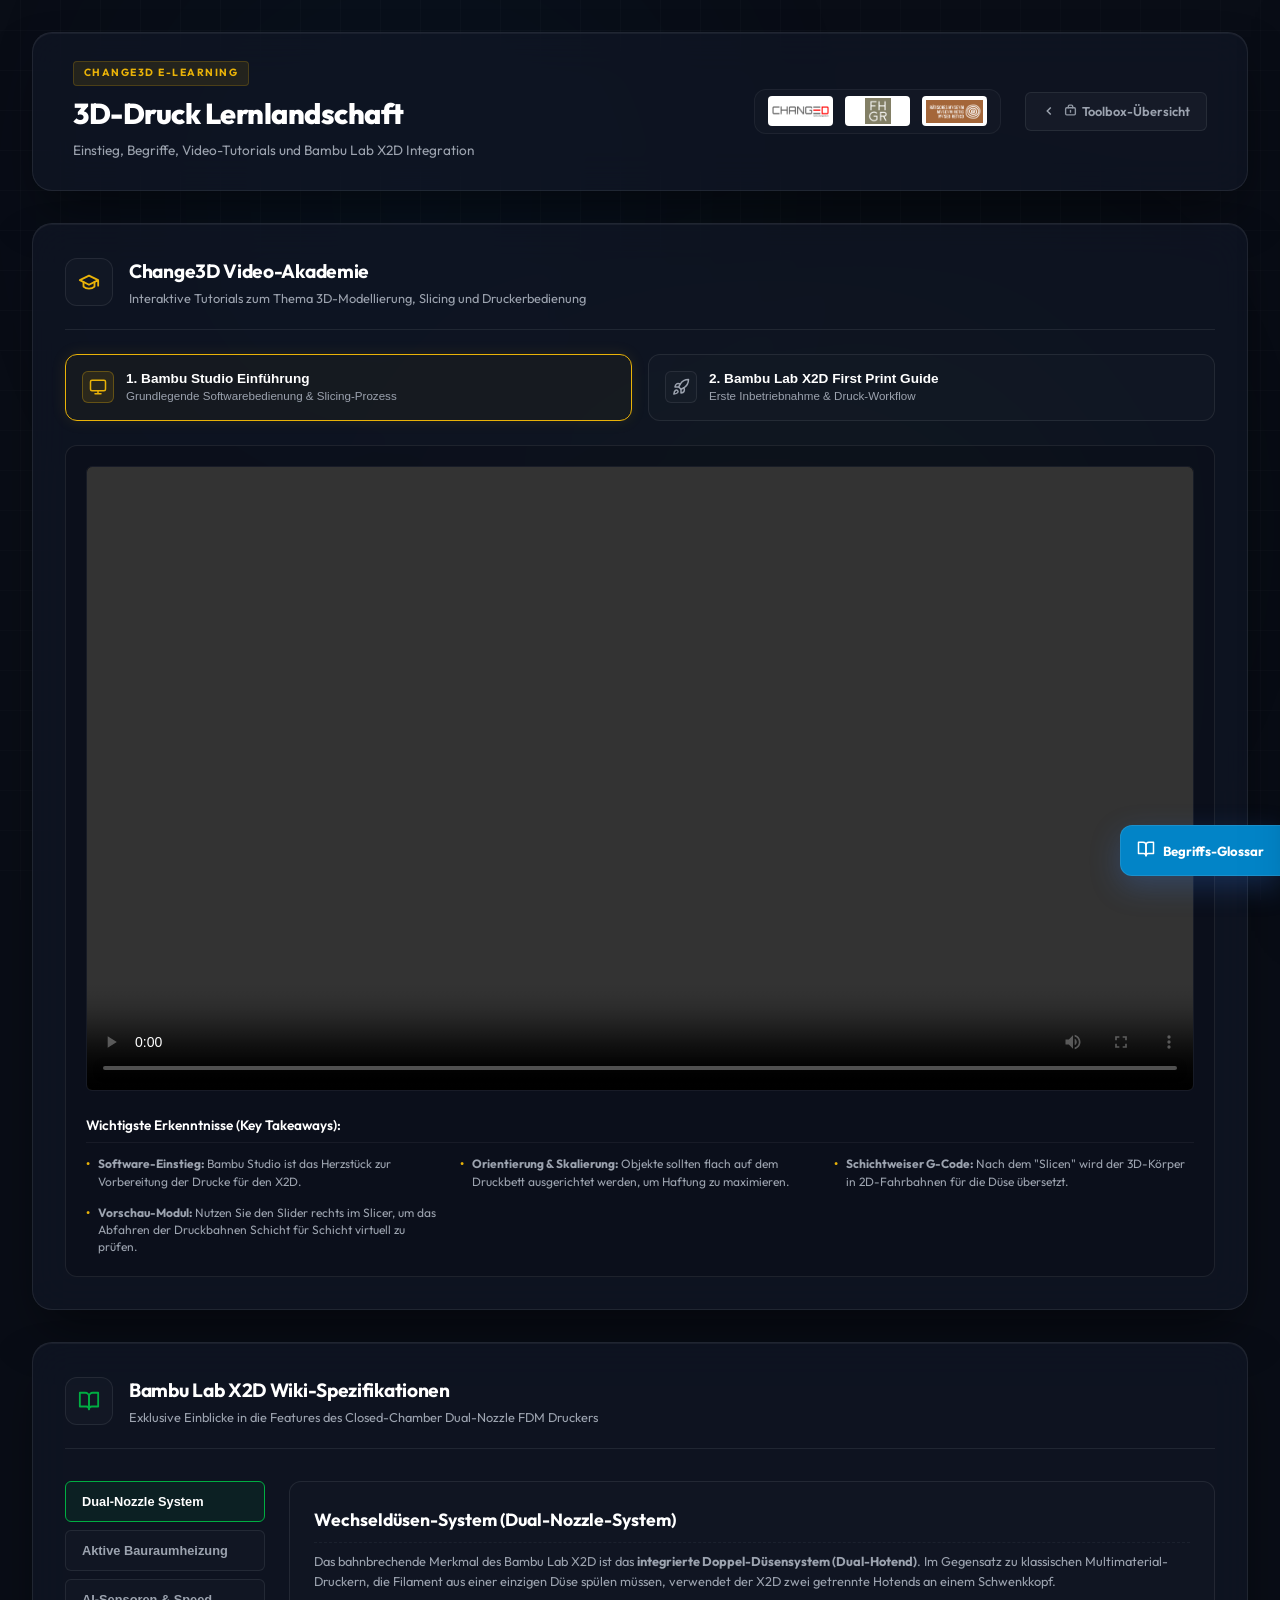
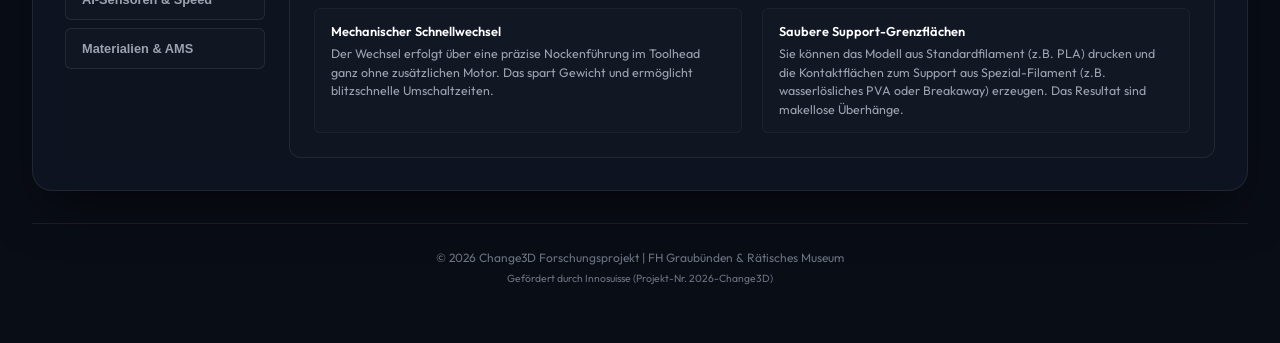
<file: prototype3_26062026/index.html>
<!DOCTYPE html>
<html lang="de">

<head>
    <meta charset="UTF-8">
    <meta name="viewport" content="width=device-width, initial-scale=1.0">
    <meta name="description"
        content="Change3D E-Learning Plattform. Einstieg in den 3D-Druck, Erklärungen zum Slicing, Bambu Lab X2D Wiki-Spezifikationen und interaktive Video-Tutorials.">
    <title>3D-Druck Lernlandschaft | Change3D</title>
    <!-- Premium Google Fonts -->
    <link rel="preconnect" href="https://fonts.googleapis.com">
    <link rel="preconnect" href="https://fonts.gstatic.com" crossorigin>
    <link
        href="https://fonts.googleapis.com/css2?family=Outfit:wght@300;400;500;600;700;800&family=Plus+Jakarta+Sans:wght@300;400;500;600;700&family=JetBrains+Mono:wght@400;700&display=swap"
        rel="stylesheet">
    <link rel="stylesheet" href="style.css">
</head>

<body>

    <!-- Ambient Holographic Blur Background -->
    <div class="bg-blobs">
        <div class="blob blob-blue"></div>
        <div class="blob blob-gold"></div>
        <div class="blob blob-green"></div>
        <div class="grid-overlay"></div>
    </div>

    <div class="app-container">
        <!-- Sleek Header -->
        <header class="app-header glass-panel">
            <div class="brand">
                <div class="brand-title">
                    <span class="badge-main">Change3D E-Learning</span>
                    <h1>3D-Druck Lernlandschaft</h1>
                </div>
                <p class="subtitle">Einstieg, Begriffe, Video-Tutorials und Bambu Lab X2D Integration</p>
            </div>

            <div class="header-right">
                <div class="partner-logos">
                    <div class="partner-logo-container" title="Change3D">
                        <img src="../change3dlogo.png" alt="Change3D Logo" class="partner-logo">
                    </div>
                    <div class="partner-logo-container" title="FH Graubünden">
                        <img src="../fhgrlogo.png" alt="FH Graubünden Logo" class="partner-logo">
                    </div>
                    <div class="partner-logo-container" title="Rätisches Museum">
                        <img src="../raetisches-muesum.png" alt="Rätisches Museum Logo" class="partner-logo">
                    </div>
                </div>



                <a href="../Landing/index.html" class="btn-back-toolbox btn-back" title="Zurück zur Gesamtübersicht (Toolbox)">
                    <svg width="14" height="14" viewBox="0 0 24 24" fill="none" stroke="currentColor"
                        stroke-width="2.5">
                        <polyline points="15 18 9 12 15 6"></polyline>
                    </svg>
                    <span>
                        <svg class="icon-toolbox" width="13" height="13" viewBox="0 0 24 24" fill="none"
                            stroke="currentColor" stroke-width="2.5" stroke-linecap="round" stroke-linejoin="round"
                            style="vertical-align: -1px; margin-right: 5px; opacity: 0.9;">
                            <path d="M16 7V4a2 2 0 0 0-2-2h-4a2 2 0 0 0-2 2v3"></path>
                            <rect x="3" y="7" width="18" height="13" rx="2"></rect>
                            <line x1="12" y1="12" x2="12" y2="15"></line>
                        </svg>Toolbox-Übersicht
                    </span>
                </a>
            </div>
        </header>

        <!-- Main Layout with columns -->
        <div class="learning-layout">

            <!-- LEFT COLUMN: Academy & Wiki -->
            <main class="learning-main">

                <!-- Section 1: Video Academy -->
                <section class="glass-panel card video-academy-card">
                    <div class="card-header">
                        <div class="card-icon" style="color: var(--accent-gold)">
                        <svg width="22" height="22" viewBox="0 0 24 24" fill="none" stroke="currentColor" stroke-width="2" stroke-linecap="round" stroke-linejoin="round"><path d="M22 10v6M2 10l10-5 10 5-10 5z"/><path d="M6 12v5c3 3 9 3 12 0v-5"/></svg>
                    </div>
                        <div>
                            <h2>Change3D Video-Akademie</h2>
                            <p>Interaktive Tutorials zum Thema 3D-Modellierung, Slicing und Druckerbedienung</p>
                        </div>
                    </div>

                    <!-- Tabs Selector -->
                    <div class="academy-tabs">
                        <button class="academy-tab active" data-video-key="intro">
                            <span class="tab-icon"><svg width="18" height="18" viewBox="0 0 24 24" fill="none" stroke="currentColor" stroke-width="2" stroke-linecap="round" stroke-linejoin="round"><rect x="2" y="3" width="20" height="14" rx="2"/><path d="M8 21h8M12 17v4"/></svg></span>
                            <div class="tab-info">
                                <span class="tab-title">1. Bambu Studio Einführung</span>
                                <span class="tab-desc">Grundlegende Softwarebedienung &amp; Slicing-Prozess</span>
                            </div>
                        </button>
                        <button class="academy-tab" data-video-key="hardware">
                            <span class="tab-icon"><svg width="18" height="18" viewBox="0 0 24 24" fill="none" stroke="currentColor" stroke-width="2" stroke-linecap="round" stroke-linejoin="round"><path d="M4.5 16.5c-1.5 1.26-2 5-2 5s3.74-.5 5-2c.71-.84.7-2.13-.09-2.91a2.18 2.18 0 0 0-2.91-.09z"/><path d="m12 15-3-3a22 22 0 0 1 2-3.95A12.88 12.88 0 0 1 22 2c0 2.72-.78 7.5-6 11a22.35 22.35 0 0 1-4 2z"/><path d="M9 12H4s.55-3.03 2-4c1.62-1.08 5 0 5 0"/><path d="M12 15v5s3.03-.55 4-2c1.08-1.62 0-5 0-5"/></svg></span>
                            <div class="tab-info">
                                <span class="tab-title">2. Bambu Lab X2D First Print Guide</span>
                                <span class="tab-desc">Erste Inbetriebnahme &amp; Druck-Workflow</span>
                            </div>
                        </button>
                    </div>

                    <!-- Player Workspace -->
                    <div class="player-container">
                        <div class="video-wrapper">
                            <video id="academy-video" controls style="position: absolute; top: 0; left: 0; width: 100%; height: 100%; object-fit: contain; background: #000;">
                                <source src="../Intro_%20Overview%20of%20Bambu%20Studio.mp4" type="video/mp4">
                                Ihr Browser unterstützt das Video-Tag nicht.
                            </video>
                        </div>
                        <div class="video-notes-panel">
                            <h4 id="video-notes-title">Wichtigste Erkenntnisse (Key Takeaways):</h4>
                            <ul class="notes-list" id="video-notes-list">
                                <li><strong>Software-Einstieg:</strong> Bambu Studio ist das Herzstück zur Vorbereitung
                                    der Drucke für den X2D.</li>
                                <li><strong>Orientierung &amp; Skalierung:</strong> Objekte sollten flach auf dem
                                    Druckbett ausgerichtet werden, um Haftung zu maximieren.</li>
                                <li><strong>Schichtweiser G-Code:</strong> Nach dem "Slicen" wird der 3D-Körper in
                                    2D-Fahrbahnen für die Düse übersetzt.</li>
                                <li><strong>Vorschau-Modul:</strong> Nutzen Sie den Slider rechts im Slicer, um das
                                    Abfahren der Druckbahnen Schicht für Schicht virtuell zu prüfen.</li>
                            </ul>
                        </div>
                    </div>
                </section>

                <!-- Section 2: Bambu Lab X2D Wiki Specs -->
                <section class="glass-panel card wiki-card">
                    <div class="card-header">
                        <div class="card-icon" style="color: var(--accent-green)">
                        <svg width="22" height="22" viewBox="0 0 24 24" fill="none" stroke="currentColor" stroke-width="2" stroke-linecap="round" stroke-linejoin="round"><path d="M2 3h6a4 4 0 0 1 4 4v14a3 3 0 0 0-3-3H2z"/><path d="M22 3h-6a4 4 0 0 0-4 4v14a3 3 0 0 1 3-3h7z"/></svg>
                    </div>
                        <div>
                            <h2>Bambu Lab X2D Wiki-Spezifikationen</h2>
                            <p>Exklusive Einblicke in die Features des Closed-Chamber Dual-Nozzle FDM Druckers</p>
                        </div>
                    </div>

                    <div class="wiki-container">
                        <!-- Navigation Tabs -->
                        <div class="wiki-tabs">
                            <button class="wiki-tab-btn active" data-wiki-target="wiki-dual">Dual-Nozzle System</button>
                            <button class="wiki-tab-btn" data-wiki-target="wiki-heating">Aktive Bauraumheizung</button>
                            <button class="wiki-tab-btn" data-wiki-target="wiki-ai">AI-Sensoren &amp; Speed</button>
                            <button class="wiki-tab-btn" data-wiki-target="wiki-ams">Materialien &amp; AMS</button>
                        </div>

                        <!-- Content Panels -->
                        <div class="wiki-content">
                            <!-- Dual-Nozzle -->
                            <div id="wiki-dual" class="wiki-panel active">
                                <h3>Wechseldüsen-System (Dual-Nozzle-System)</h3>
                                <p>
                                    Das bahnbrechende Merkmal des Bambu Lab X2D ist das <strong>integrierte
                                        Doppel-Düsensystem (Dual-Hotend)</strong>.
                                    Im Gegensatz zu klassischen Multimaterial-Druckern, die Filament aus einer einzigen
                                    Düse spülen müssen, verwendet der X2D zwei getrennte Hotends an einem Schwenkkopf.
                                </p>
                                <div class="wiki-grid-info"
                                    style="display: grid; grid-template-columns: 1fr 1fr; gap: 1.25rem; margin-top: 1rem;">
                                    <div class="wiki-info-box">
                                        <h5>Mechanischer Schnellwechsel</h5>
                                        <p style="font-size: 0.775rem; color: var(--text-secondary); line-height: 1.5;">
                                            Der Wechsel erfolgt über eine präzise Nockenführung im Toolhead ganz ohne
                                            zusätzlichen Motor. Das spart Gewicht und ermöglicht blitzschnelle
                                            Umschaltzeiten.
                                        </p>
                                    </div>
                                    <div class="wiki-info-box">
                                        <h5>Saubere Support-Grenzflächen</h5>
                                        <p style="font-size: 0.775rem; color: var(--text-secondary); line-height: 1.5;">
                                            Sie können das Modell aus Standardfilament (z.B. PLA) drucken und die
                                            Kontaktflächen zum Support aus Spezial-Filament (z.B. wasserlösliches PVA
                                            oder Breakaway) erzeugen. Das Resultat sind makellose Überhänge.
                                        </p>
                                    </div>
                                </div>
                            </div>

                            <!-- Bauraumheizung -->
                            <div id="wiki-heating" class="wiki-panel">
                                <h3>Aktive Bauraumheizung</h3>
                                <p>
                                    Für anspruchsvolle Kunststoffe ist eine stabile Umgebungstemperatur entscheidend.
                                    Der Bambu Lab X2D verfügt über eine <strong>integrierte aktive
                                        Bauraumheizung</strong>, die den geschlossenen Gehäuseraum auf bis zu <strong>65
                                        °C</strong> erwärmt.
                                </p>
                                <div class="wiki-grid-info"
                                    style="display: grid; grid-template-columns: 1fr 1fr; gap: 1.25rem; margin-top: 1rem;">
                                    <div class="wiki-info-box">
                                        <h5>Verzugsschutz (Anti-Warping)</h5>
                                        <p style="font-size: 0.775rem; color: var(--text-secondary); line-height: 1.5;">
                                            Durch die kontrollierte Umgebung kühlen Kunststoffe mit hohem
                                            Schrumpfungsgrad (wie ABS, ASA, PC oder PA) extrem langsam und gleichmäßig
                                            ab. Das verhindert das Ablösen der Ecken (Warping).
                                        </p>
                                    </div>
                                    <div class="wiki-info-box">
                                        <h5>Erhöhte Schichthaftung</h5>
                                        <p style="font-size: 0.775rem; color: var(--text-secondary); line-height: 1.5;">
                                            Die Wärme fördert das Verschmelzen der frisch gedruckten Schichten mit der
                                            darunterliegenden Basis, was die mechanische Festigkeit der Museumsrepliken
                                            drastisch verbessert.
                                        </p>
                                    </div>
                                </div>
                            </div>

                            <!-- AI Sensorik -->
                            <div id="wiki-ai" class="wiki-panel">
                                <h3>AI-Sensorik &amp; Hochgeschwindigkeits-Kinematik</h3>
                                <p>
                                    Der X2D kombiniert extreme Druckgeschwindigkeiten mit intelligentem Sensorsystemen
                                    zur Absicherung und automatischen Kalibrierung Ihrer Ausdrucke.
                                </p>
                                <ul class="wiki-bullets-list"
                                    style="margin-top: 0.75rem; font-size: 0.8rem; line-height: 1.6; color: var(--text-secondary);">
                                    <li><strong>1000 mm/s Verfahrgeschwindigkeit &amp; 20.000 mm/s²
                                            Beschleunigung:</strong> Rasante Druckzeiten durch leichte CoreXY-Mechanik
                                        und optimierte Schrittmotorregler.</li>
                                    <li><strong>Echtzeit-Durchflussmessung (Flow-Sensing):</strong> Der Druckkopf misst
                                        und kompensiert Viskositätsschwankungen des Filaments im Hotend während des
                                        Druckens.</li>
                                    <li><strong>Filament-Verhedderungs-Erkennung:</strong> Ein Sensor am AMS (Automatic
                                        Material System) stoppt den Druck automatisch, falls sich Spulen verknoten.</li>
                                    <li><strong>Dual-Kamera AI:</strong> Eine Linse überwacht das Druckbett auf Fehler
                                        ("Spaghetti-Detection"), die zweite filmt den Toolhead für präzise Regelungen.
                                    </li>
                                </ul>
                            </div>

                            <!-- AMS -->
                            <div id="wiki-ams" class="wiki-panel">
                                <h3>Filament-Vielfalt &amp; AMS 2 Pro</h3>
                                <p>
                                    Dank seiner gehärteten Stahldüsen und des beheizten Bauraums druckt der X2D nahezu
                                    jedes gängige Filament. Das <strong>AMS 2 Pro</strong> ermöglicht das automatische
                                    Verwalten von Filamenten.
                                </p>
                                <div class="wiki-grid-info"
                                    style="display: grid; grid-template-columns: 1fr 1fr; gap: 1.25rem; margin-top: 1rem;">
                                    <div class="wiki-info-box">
                                        <h5>Breite Filament-Kompatibilität</h5>
                                        <p style="font-size: 0.775rem; color: var(--text-secondary); line-height: 1.5;">
                                            Verarbeitung von PLA (Standard/Matte/Silk), PETG, flexiblen TPU-Mischungen
                                            sowie hochfesten ABS, ASA, PA-Carbonfaser und PC Filamenten.
                                        </p>
                                    </div>
                                    <div class="wiki-info-box">
                                        <h5>Multi-Material-Kombination</h5>
                                        <p style="font-size: 0.775rem; color: var(--text-secondary); line-height: 1.5;">
                                            Es können bis zu 4 AMS 2 Pro Einheiten parallel geschaltet werden, um bis zu
                                            24 Filamentkanäle anzusteuern. Automatischer Filamentwechsel bei Spulenende
                                            verhindert Fehlstarts.
                                        </p>
                                    </div>
                                </div>
                            </div>
                        </div>
                    </div>
                </section>
            </main>
        </div>

        <!-- Sleek Footer -->
        <footer class="app-footer">
            <p>&copy; 2026 Change3D Forschungsprojekt | FH Graubünden & Rätisches Museum</p>
            <p style="font-size: 0.65rem; color: var(--text-muted); margin-top: 0.25rem;">Gefördert durch Innosuisse
                (Projekt-Nr. 2026-Change3D)</p>
        </footer>
    </div>

    <!-- Floating Drawer for Glossary -->
    <button type="button" id="glossary-drawer-trigger-fab" class="glossary-drawer-fab" title="Begriffs-Glossar öffnen">
        <span class="drawer-icon"><svg width="18" height="18" viewBox="0 0 24 24" fill="none" stroke="currentColor" stroke-width="2" stroke-linecap="round" stroke-linejoin="round"><path d="M2 3h6a4 4 0 0 1 4 4v14a3 3 0 0 0-3-3H2z"/><path d="M22 3h-6a4 4 0 0 0-4 4v14a3 3 0 0 1 3-3h7z"/></svg></span>
        <span>Begriffs-Glossar</span>
    </button>

    <div id="glossary-drawer-backdrop" class="drawer-backdrop"></div>

    <div id="glossary-drawer" class="glossary-drawer">
        <div class="drawer-header">
            <div class="drawer-title-group">
                <span class="drawer-icon"><svg width="20" height="20" viewBox="0 0 24 24" fill="none" stroke="currentColor" stroke-width="2" stroke-linecap="round" stroke-linejoin="round"><path d="M2 3h6a4 4 0 0 1 4 4v14a3 3 0 0 0-3-3H2z"/><path d="M22 3h-6a4 4 0 0 0-4 4v14a3 3 0 0 1 3-3h7z"/></svg></span>
                <h3>Begriffs-Glossar</h3>
            </div>
            <button type="button" id="glossary-drawer-close" class="drawer-close-btn">&times;</button>
        </div>
        <div class="drawer-body">
            <p class="drawer-help-text">Die wichtigsten 3D-Druck Fachbegriffe einfach und anschaulich erklärt:</p>
            <div class="glossary-accordion">
                <!-- Accordion Item 1: Slicing -->
                <div class="accordion-item">
                    <button class="accordion-trigger">
                        <span>Slicing</span>
                        <span class="accordion-arrow">▼</span>
                    </button>
                    <div class="accordion-content">
                        <p>
                            Das "Slicen" (von engl. <i>slice</i> = in Scheiben schneiden) bezeichnet das
                            softwareseitige Zerlegen eines dreidimensionalen Computermodells (z.B. im STL- oder
                            STEP-Format) in Hunderte oder Tausende von dünnen, horizontalen Schichten.
                        </p>
                        <p style="margin-top: 0.5rem; color: var(--text-secondary);">
                            Dabei generiert die Software (z.B. Bambu Studio) die genauen Bewegungpfade der Düse
                            und schreibt diese als G-Code-Textdatei.
                        </p>
                    </div>
                </div>

                <!-- Accordion Item 2: Infill & Dichte -->
                <div class="accordion-item">
                    <button class="accordion-trigger">
                        <span>Infill-Dichte</span>
                        <span class="accordion-arrow">▼</span>
                    </button>
                    <div class="accordion-content">
                        <p>
                            3D-Drucke werden im Inneren meist nicht massiv gedruckt, um Filament, Gewicht und
                            Druckzeit zu sparen. Der leere Innenraum wird mit einer Waben-, Gitter- oder
                            Gyroid-Struktur gefüllt (dem <strong>Infill</strong>).
                        </p>
                        <p style="margin-top: 0.5rem; color: var(--text-secondary);">
                            Die Infill-Dichte wird in Prozent angegeben. Ein Wert von 15 % bis 20 % reicht für
                            die meisten haptischen Museumsrepliken völlig aus, um Stabilität und Haptik optimal
                            auszubalancieren.
                        </p>
                    </div>
                </div>

                <!-- Accordion Item 3: Wall Loops -->
                <div class="accordion-item">
                    <button class="accordion-trigger">
                        <span>Anzahl der Wände (Wall Loops)</span>
                        <span class="accordion-arrow">▼</span>
                    </button>
                    <div class="accordion-content">
                        <p>
                            Wall Loops definieren die Anzahl der konzentrischen Außenbahnen, die die äußere Haut
                            des Druckteils bilden.
                        </p>
                        <p style="margin-top: 0.5rem; color: var(--text-secondary);">
                            Mehr Wände erhöhen die mechanische Festigkeit und verhindern, dass das Infill-Muster
                            durch die Außenhaut hindurchschimmert. Typische Werte liegen bei 2 bis 4 Wänden.
                        </p>
                    </div>
                </div>

                <!-- Accordion Item 4: Layer Height -->
                <div class="accordion-item">
                    <button class="accordion-trigger">
                        <span>Schichthöhe (Layer Height)</span>
                        <span class="accordion-arrow">▼</span>
                    </button>
                    <div class="accordion-content">
                        <p>
                            Die Schichthöhe bestimmt die Dicke jeder horizontalen Kunststoffschicht. Sie
                            beeinflusst direkt die optische Qualität und die Druckzeit.
                        </p>
                        <p style="margin-top: 0.5rem; color: var(--text-secondary);">
                            Eine feine Schichthöhe (z. B. 0.08 mm oder 0.12 mm) liefert extrem glatte
                            Oberflächen mit minimal sichtbaren Treppenstufen, verlängert jedoch die Druckzeit
                            erheblich.
                        </p>
                    </div>
                </div>

                <!-- Accordion Item 5: Supports -->
                <div class="accordion-item">
                    <button class="accordion-trigger">
                        <span>Stützstrukturen (Supports)</span>
                        <span class="accordion-arrow">▼</span>
                    </button>
                    <div class="accordion-content">
                        <p>
                            Da der FDM-Drucker flüssigen Kunststoff in der Luft nicht freitragend ablegen kann,
                            müssen überhängende Bauteile (z. B. Überhänge, Brücken) durch Hilfssäulen abgestützt
                            werden.
                        </p>
                        <p style="margin-top: 0.5rem; color: var(--text-secondary);">
                            Diese Stützstrukturen (Supports) werden nach dem Druck entfernt (abgebrochen oder
                            aufgelöst). Mit dem Dual-Nozzle-System des X2D können diese durch Spezialfilamente
                            wie PVA besonders rückstandsfrei abgelöst werden.
                        </p>
                    </div>
                </div>

                <!-- Accordion Item 6: Brim / Raft -->
                <div class="accordion-item">
                    <button class="accordion-trigger">
                        <span>Brim / Raft</span>
                        <span class="accordion-arrow">▼</span>
                    </button>
                    <div class="accordion-content">
                        <p>
                            Hilfskonstruktionen zur Verbesserung der Druckbetthaftung:
                        </p>
                        <ul
                            style="margin-top: 0.35rem; margin-left: 1.25rem; font-size: 0.775rem; color: var(--text-secondary); display: flex; flex-direction: column; gap: 0.25rem;">
                            <li><strong>Brim (Rand):</strong> Eine flache, einlagige Umrandung, die direkt an
                                die Unterseite des Modells anschließt und dessen Auflagefläche verbreitert.</li>
                            <li><strong>Raft (Floß):</strong> Ein dickes, mehrschichtiges Gitterbett, das unter
                                das Modell gedruckt wird. Nützlich bei unebenen Betten.</li>
                        </ul>
                    </div>
                </div>
            </div>
        </div>
    </div>

    <!-- Notification Toast -->
    <div class="toast hidden" id="toast-notification">
        <span id="toast-message">Meldung</span>
    </div>

    <script src="script.js"></script>
</body>

</html>
</file>
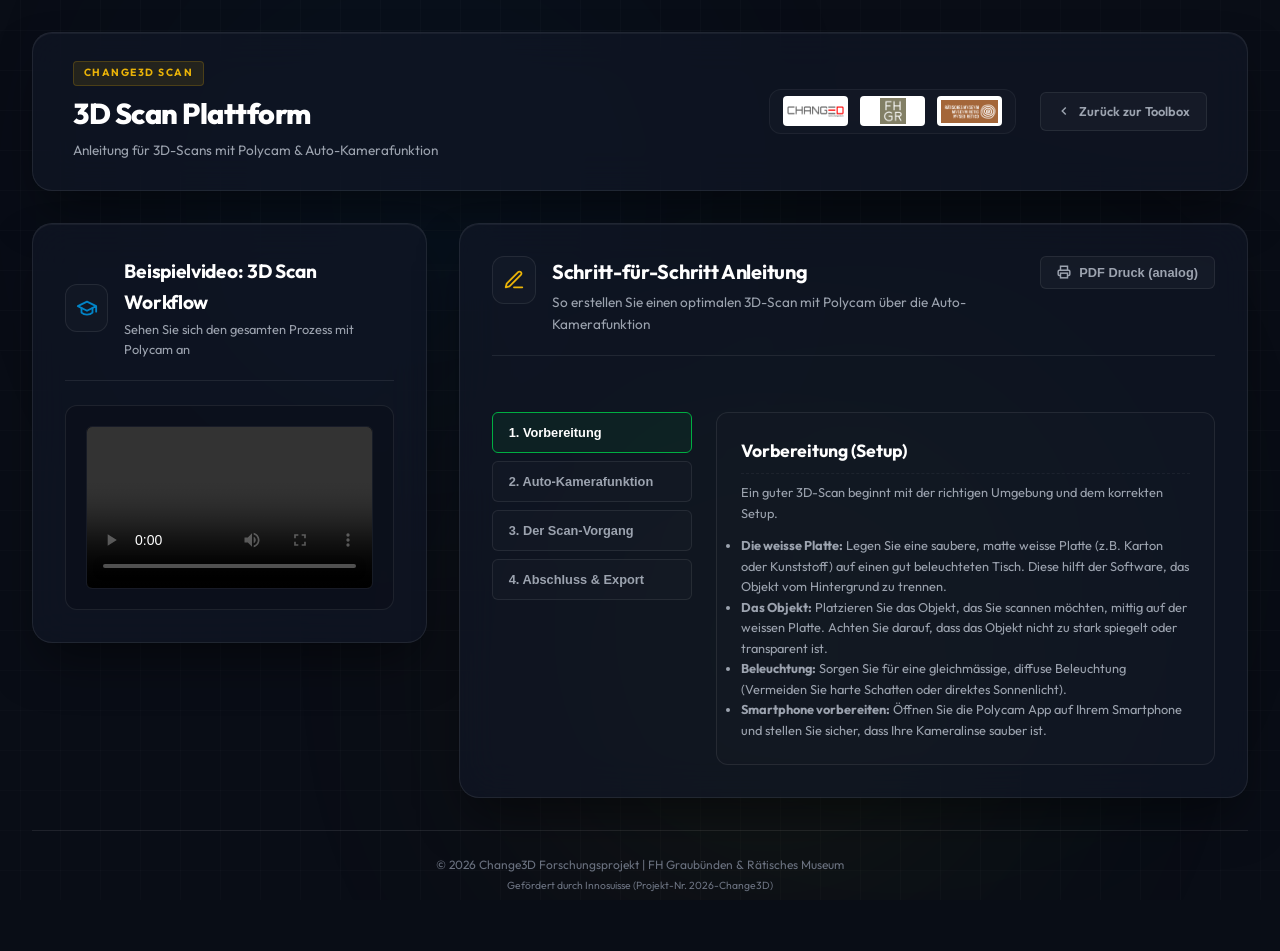
<file: prototype4_24072026/index.html>
<!DOCTYPE html>
<html lang="de">

<head>
    <meta charset="UTF-8">
    <meta name="viewport" content="width=device-width, initial-scale=1.0">
    <meta name="description"
        content="Change3D - 3D Scan Plattform. Anleitungen und Unterstützung beim 3D-Scannen mit Polycam und der Auto-Kamerafunktion.">
    <title>3D Scan | Change3D</title>
    <!-- Premium Google Fonts -->
    <link rel="preconnect" href="https://fonts.googleapis.com">
    <link rel="preconnect" href="https://fonts.gstatic.com" crossorigin>
    <link
        href="https://fonts.googleapis.com/css2?family=Outfit:wght@300;400;500;600;700;800&family=Plus+Jakarta+Sans:wght@300;400;500;600;700&family=JetBrains+Mono:wght@400;700&display=swap"
        rel="stylesheet">
    <link rel="stylesheet" href="style.css">
</head>

<body>
    <div class="bg-blobs">
        <div class="blob blob-blue"></div>
        <div class="blob blob-gold"></div>
        <div class="blob blob-green"></div>
        <div class="grid-overlay"></div>
    </div>

    <div class="app-container">
        <!-- Sleek Header -->
        <header class="app-header glass-panel">
            <div class="brand">
                <div class="brand-title">
                    <span class="badge-main">Change3D Scan</span>
                    <h1>3D Scan Plattform</h1>
                </div>
                <p class="subtitle">Anleitung für 3D-Scans mit Polycam &amp; Auto-Kamerafunktion</p>
            </div>
            <div class="header-right">
                <div class="partner-logos">
                    <div class="partner-logo-container" title="Change3D"><img src="../change3dlogo.png"
                            alt="Change3D Logo" class="partner-logo"></div>
                    <div class="partner-logo-container" title="FH Graubünden"><img src="../fhgrlogo.png"
                            alt="FH Graubünden Logo" class="partner-logo"></div>
                    <div class="partner-logo-container" title="Rätisches Museum"><img src="../raetisches-muesum.png"
                            alt="Rätisches Museum Logo" class="partner-logo"></div>
                </div>
                <a href="../Landing/index.html" class="btn-back-toolbox btn-back"
                    title="Zurück zur Gesamtübersicht (Toolbox)">
                    <svg width="14" height="14" viewBox="0 0 24 24" fill="none" stroke="currentColor"
                        stroke-width="2.5">
                        <polyline points="15 18 9 12 15 6"></polyline>
                    </svg>
                    <span>Zurück zur Toolbox</span>
                </a>
            </div>
        </header>

        <!-- Main Layout with columns -->
        <div class="learning-layout">
            <main class="learning-main"
                style="display: grid; grid-template-columns: 1fr 2fr; gap: 2rem; align-items: start;">
                <!-- Section 1: Video Placeholder -->
                <section class="glass-panel card video-academy-card">
                    <div class="card-header">
                        <div class="card-icon" style="color: var(--accent-blue)">
                            <svg width="22" height="22" viewBox="0 0 24 24" fill="none" stroke="currentColor"
                                stroke-width="2" stroke-linecap="round" stroke-linejoin="round">
                                <path d="M22 10v6M2 10l10-5 10 5-10 5z" />
                                <path d="M6 12v5c3 3 9 3 12 0v-5" />
                            </svg>
                        </div>
                        <div>
                            <h2>Beispielvideo: 3D Scan Workflow</h2>
                            <p>Sehen Sie sich den gesamten Prozess mit Polycam an</p>
                        </div>
                    </div>
                    <div class="player-container">
                        <div class="video-wrapper">
                            <!-- Video -->
                            <video id="academy-video" controls
                                style="position: absolute; top: 0; left: 0; width: 100%; height: 100%; object-fit: contain; background: #000;">
                                <source src="../polycam_video.mp4" type="video/mp4">
                                Ihr Browser unterstützt das Video-Tag nicht.
                            </video>
                        </div>
                    </div>
                </section>

                <!-- Section 2: Instructions -->
                <section class="glass-panel card wiki-card">
                    <div class="card-header"
                        style="display: flex; justify-content: space-between; align-items: flex-start; margin-bottom: 1.5rem;">
                        <div style="display: flex; align-items: flex-start; gap: 1rem;">
                            <div class="card-icon" style="color: var(--accent-gold)">
                                <svg width="22" height="22" viewBox="0 0 24 24" fill="none" stroke="currentColor"
                                    stroke-width="2" stroke-linecap="round" stroke-linejoin="round">
                                    <path d="M12 20h9" />
                                    <path d="M16.5 3.5a2.121 2.121 0 0 1 3 3L7 19l-4 1 1-4L16.5 3.5z" />
                                </svg>
                            </div>
                            <div>
                                <h2 style="margin: 0; font-size: 1.25rem;">Schritt-für-Schritt Anleitung</h2>
                                <p style="margin: 0.25rem 0 0 0; font-size: 0.85rem; color: var(--text-secondary);">So
                                    erstellen Sie einen optimalen 3D-Scan mit Polycam über die Auto-Kamerafunktion</p>
                            </div>
                        </div>
                        <button onclick="window.print()" class="btn-back" title="Anleitung als PDF drucken"
                            style="margin-top: 0; white-space: nowrap; flex-shrink: 0;">
                            <svg width="14" height="14" viewBox="0 0 24 24" fill="none" stroke="currentColor"
                                stroke-width="2.5">
                                <polyline points="6 9 6 2 18 2 18 9"></polyline>
                                <path d="M6 18H4a2 2 0 0 1-2-2v-5a2 2 0 0 1 2-2h16a2 2 0 0 1 2 2v5a2 2 0 0 1-2 2h-2">
                                </path>
                                <rect x="6" y="14" width="12" height="8"></rect>
                            </svg>
                            <span>PDF Druck (analog)</span>
                        </button>
                    </div>

                    <div class="wiki-container">
                        <!-- Navigation Tabs -->
                        <div class="wiki-tabs">
                            <button class="wiki-tab-btn active" data-wiki-target="wiki-prep">1. Vorbereitung</button>
                            <button class="wiki-tab-btn" data-wiki-target="wiki-ar">2. Auto-Kamerafunktion</button>
                            <button class="wiki-tab-btn" data-wiki-target="wiki-scan">3. Der Scan-Vorgang</button>
                            <button class="wiki-tab-btn" data-wiki-target="wiki-finish">4. Abschluss & Export</button>
                        </div>

                        <!-- Content Panels -->
                        <div class="wiki-content">
                            <!-- Prep -->
                            <div id="wiki-prep" class="wiki-panel active">
                                <h3>Vorbereitung (Setup)</h3>
                                <p>Ein guter 3D-Scan beginnt mit der richtigen Umgebung und dem korrekten Setup.</p>
                                <ul class="wiki-bullets-list"
                                    style="margin-top: 0.75rem; font-size: 0.8rem; line-height: 1.6; color: var(--text-secondary);">
                                    <li><strong>Die weisse Platte:</strong> Legen Sie eine saubere, matte weisse Platte
                                        (z.B. Karton oder Kunststoff) auf einen gut beleuchteten Tisch. Diese hilft der
                                        Software, das Objekt vom Hintergrund zu trennen.</li>
                                    <li><strong>Das Objekt:</strong> Platzieren Sie das Objekt, das Sie scannen möchten,
                                        mittig auf der weissen Platte. Achten Sie darauf, dass das Objekt nicht zu stark
                                        spiegelt oder transparent ist.</li>
                                    <li><strong>Beleuchtung:</strong> Sorgen Sie für eine gleichmässige, diffuse
                                        Beleuchtung (Vermeiden Sie harte Schatten oder direktes Sonnenlicht).</li>
                                    <li><strong>Smartphone vorbereiten:</strong> Öffnen Sie die Polycam App auf
                                        Ihrem Smartphone und stellen Sie sicher, dass Ihre Kameralinse sauber ist.</li>
                                </ul>
                            </div>

                            <!-- AR Guidance Mode -->
                            <div id="wiki-ar" class="wiki-panel">
                                <h3>Auto-Kamerafunktion aktivieren</h3>
                                <p>Die Auto-Kamerafunktion löst im kontinuierlichen Intervall automatisch Fotos aus,
                                    sodass Sie alle Perspektiven des Objekts flüssig und systematisch erfassen können.
                                </p>
                                <ul class="wiki-bullets-list"
                                    style="margin-top: 0.75rem; font-size: 0.8rem; line-height: 1.6; color: var(--text-secondary);">
                                    <li>Wählen Sie in der Polycam App unten auf das <strong>"+-Symbol"</strong>
                                        (Aufnahme) und wählen Sie den Modus <strong>Foto (Photo)</strong>.</li>
                                    <li>Aktivieren Sie in den Aufnahmeeinstellungen die <strong>Auto-Kamerafunktion
                                            (Auto / Timer-Auslöser)</strong>.</li>
                                    <li>Die App nimmt nun automatisch in festen Abständen Fotos auf, sobald Sie die
                                        Aufnahme starten.</li>
                                    <li>Achten Sie darauf, das Smartphone in einer flüssigen, gleichmässigen Bewegung um
                                        das Objekt zu führen, während die Auto-Kamera auslöst.</li>
                                </ul>
                            </div>

                            <!-- Scan -->
                            <div id="wiki-scan" class="wiki-panel">
                                <h3>Der Scan-Vorgang</h3>
                                <p>Jetzt nehmen Sie die Bilder des Objekts mit der Auto-Kamerafunktion auf.
                                    Machen Sie damit ca. 150 Bilder des Objekts und bewegen Sie das Objekt während der
                                    Aufnahme
                                    nicht.
                                </p>
                                <ul class="wiki-bullets-list"
                                    style="margin-top: 0.75rem; font-size: 0.8rem; line-height: 1.6; color: var(--text-secondary);">
                                    <li><strong>Systematisches Vorgehen:</strong> Bewegen Sie sich mit aktiver
                                        Auto-Kamera in kleinen, gleichmäßigen Schritten
                                        im Kreis um das Objekt herum. Nehmen Sie Bilder aus verschiedenen Höhen und
                                        Winkeln auf
                                        (z. B. auf Augenhöhe, von schräg oben, von direkt oben).</li>
                                    <li><strong>Überlappung:</strong> Durch die Auto-Kamerafunktion sollte jedes Foto
                                        automatisch zu etwa 50–70% mit dem
                                        vorherigen Foto überlappen.</li>
                                    <li><strong>Anzahl der Bilder (150 Bilder):</strong> Achten Sie auf den Bildzähler
                                        in Polycam. Um eine hohe Detailtreue für die 3D-Rekonstruktion zu erreichen,
                                        sollten Sie insgesamt rund <strong>150 Bilder</strong> aus allen Perspektiven
                                        aufnehmen.</li>
                                    <li><strong>Ruhige Bewegung:</strong> Bewegen Sie das Smartphone langsam und stetig,
                                        um Bewegungsunschärfen während der automatischen Bildauslösung zu vermeiden.
                                    </li>
                                </ul>
                            </div>

                            <!-- Finish -->
                            <div id="wiki-finish" class="wiki-panel">
                                <h3>Abschluss & Export</h3>
                                <p>Sobald Sie rund 150 Bilder aus allen Winkeln aufgenommen haben, stoppen Sie die
                                    Aufnahme und lassen den Scan verarbeiten.</p>
                            </div>
                        </div>
                    </div>
                </section>
            </main>
        </div>

        <footer class="app-footer">
            <p>&copy; 2026 Change3D Forschungsprojekt | FH Graubünden & Rätisches Museum</p>
            <p style="font-size: 0.65rem; color: var(--text-muted); margin-top: 0.25rem;">Gefördert durch Innosuisse
                (Projekt-Nr. 2026-Change3D)</p>
        </footer>
    </div>

    <!-- PRINT LAYOUT -->
    <div id="print-layout" class="print-only-layout">
        <div class="print-cover">
            <div class="print-header">
                <h2>RÄTISCHES MUSEUM</h2>
                <p>3D Scan - Polycam Anleitung</p>
            </div>

            <div class="print-title-section">
                <h1>ANLEITUNG FÜR 3D SCAN</h1>
                <p>Schritt-für-Schritt Workflow mit der Auto-Kamerafunktion (ca. 150 Bilder).</p>
            </div>

            <div class="print-section">
                <h3>1. Vorbereitung (Setup)</h3>
                <ul>
                    <li>Die weisse Platte: Legen Sie eine saubere, matte weisse Platte auf einen gut beleuchteten Tisch.
                    </li>
                    <li>Das Objekt: Platzieren Sie das Objekt mittig auf der weissen Platte. Achten Sie darauf, dass das
                        Objekt nicht zu stark spiegelt oder transparent ist.</li>
                    <li>Beleuchtung: Sorgen Sie für eine gleichmässige, diffuse Beleuchtung (Vermeiden Sie harte
                        Schatten).</li>
                    <li>Smartphone vorbereiten: Öffnen Sie die Polycam App und reinigen Sie die Kameralinse.</li>
                </ul>

                <h3>2. Auto-Kamerafunktion aktivieren</h3>
                <ul>
                    <li>Wählen Sie in der Polycam App unten das "+-Symbol" und wählen Sie den Foto-Modus (Photo).</li>
                    <li>Aktivieren Sie oben rechts in den Einstellungen die Auto-Kamerafunktion (Auto / Timer-Auslöser).
                    </li>
                    <li>Die App nimmt nun automatisch in festen Abständen Fotos auf, sobald Sie den Auslöser starten.
                    </li>
                    <li>Führen Sie das Smartphone in einer gleichmäßigen, flüssigen Bewegung um das Objekt.</li>
                </ul>

                <h3>3. Der Scan-Vorgang (ca. 150 Bilder)</h3>
                <ul>
                    <li>Systematisches Vorgehen: Bewegen Sie sich mit aktiver Auto-Kamera in kleinen Schritten um das
                        Objekt.</li>
                    <li>Überlappung: Durch die Auto-Kamerafunktion sollte jedes Foto zu etwa 50-70% überlappen.</li>
                    <li>Anzahl der Bilder: Nehmen Sie insgesamt ca. 150 Bilder aus verschiedenen Höhen und Winkeln auf.
                    </li>
                    <li>Ruhige Bewegung: Bewegen Sie das Smartphone langsam und stetig für scharfe Aufnahmen.</li>
                </ul>

                <h3>4. Abschluss & Export</h3>
                <ul>
                    <li>Prüfen Sie nach ca. 150 Bildern in der Bilderübersicht, ob das Objekt von allen Seiten erfasst
                        wurde.</li>
                    <li>Klicken Sie auf Verarbeiten (Process) und vergeben Sie einen Projekttitel.</li>
                    <li>Schneiden Sie das berechnete Modell nach Abschluss zu (Cropping), um die Unterlage zu entfernen.
                    </li>
                    <li>Exportieren Sie das Modell (z.B. als OBJ, FBX, STL oder GLTF) für den 3D-Druck.</li>
                </ul>
            </div>
        </div>
    </div>

    <script src="script.js"></script>
</body>

</html>
</file>
<file: style.css>
:root {
    /* Change3D Colors - Elegant Light Theme */
    --c3d-yellow: #eab308;
    --c3d-yellow-hover: #ca8a04;
    --c3d-dark: #0f172a;
    --c3d-darker: #020617;
    --c3d-light: #ffffff;
    --c3d-gray: #64748b;
    --c3d-text: #334155;
    --c3d-text-dark: #0f172a;
    
    /* Semantic Colors */
    --success: #10b981;
    --danger: #ef4444;
    --primary: var(--c3d-yellow);

    /* Glassmorphism Tokens - Light Theme */
    --glass-bg: rgba(255, 255, 255, 0.7);
    --glass-bg-hover: rgba(255, 255, 255, 0.9);
    --glass-border: rgba(255, 255, 255, 0.8);
    --glass-shadow: 0 10px 40px -10px rgba(15, 23, 42, 0.08);
    --glass-blur: blur(20px);
    
    /* Layout */
    --border-radius: 20px;
    --border-radius-sm: 12px;
    --transition: all 0.3s cubic-bezier(0.4, 0, 0.2, 1);
}

* {
    box-sizing: border-box;
    margin: 0;
    padding: 0;
}

body {
    font-family: 'Inter', sans-serif;
    background-color: #f8fafc;
    color: var(--c3d-text);
    min-height: 100vh;
    overflow-x: hidden;
    position: relative;
    line-height: 1.5;
}

/* --- Abstract Background for Glass Effect --- */
.bg-shape {
    position: fixed;
    border-radius: 50%;
    filter: blur(100px);
    z-index: -1;
    opacity: 0.6;
    animation: float 20s infinite alternate ease-in-out;
}

.shape1 {
    top: -10%;
    left: -10%;
    width: 50vw;
    height: 50vw;
    background: radial-gradient(circle, rgba(234, 179, 8, 0.15) 0%, rgba(255,255,255,0) 70%);
}

.shape2 {
    bottom: -20%;
    right: -10%;
    width: 60vw;
    height: 60vw;
    background: radial-gradient(circle, rgba(14, 165, 233, 0.1) 0%, rgba(255,255,255,0) 70%); /* Subtle blue accent */
    animation-delay: -5s;
}

.shape3 {
    top: 40%;
    left: 40%;
    width: 30vw;
    height: 30vw;
    background: radial-gradient(circle, rgba(234, 179, 8, 0.08) 0%, rgba(255,255,255,0) 70%);
    animation-duration: 25s;
}

@keyframes float {
    0% { transform: translate(0, 0) scale(1); }
    100% { transform: translate(5%, 5%) scale(1.1); }
}

/* --- Layout --- */
.app-container {
    max-width: 1280px;
    margin: 0 auto;
    padding: 2rem;
    display: flex;
    flex-direction: column;
    gap: 1.5rem;
    min-height: 100vh;
}

.content-layout {
    display: grid;
    grid-template-columns: 1fr 320px;
    gap: 1.5rem;
    flex: 1;
}

@media (max-width: 992px) {
    .content-layout {
        grid-template-columns: 1fr;
    }
}

/* --- Glass Panels --- */
.glass-panel {
    background: var(--glass-bg);
    backdrop-filter: var(--glass-blur);
    -webkit-backdrop-filter: var(--glass-blur);
    border: 1px solid var(--glass-border);
    border-radius: var(--border-radius);
    box-shadow: var(--glass-shadow);
}

/* --- Header --- */
.header {
    display: flex;
    justify-content: space-between;
    align-items: center;
    padding: 1.25rem 2rem;
}

.header-left {
    display: flex;
    align-items: center;
    gap: 1.5rem;
}

.header h1 {
    font-size: 1.25rem;
    font-weight: 700;
    color: var(--c3d-text-dark);
}

.subtitle {
    font-size: 0.875rem;
    color: var(--c3d-gray);
}

.subtitle-container {
    display: flex;
    align-items: center;
    gap: 0.5rem;
    margin-top: 0.25rem;
}

.subtitle-logo {
    height: 18px;
    width: auto;
    object-fit: contain;
    transition: var(--transition);
}

.subtitle-badge {
    font-size: 0.7rem;
    font-weight: 600;
    color: var(--c3d-darker);
    background: var(--c3d-yellow);
    padding: 0.1rem 0.4rem;
    border-radius: 4px;
    text-transform: uppercase;
}

.header-right {
    display: flex;
    align-items: center;
    text-align: right;
}

.partner-logos {
    display: flex;
    align-items: center;
    gap: 1.5rem;
    margin-right: 2rem;
}

.partner-logo {
    height: 40px;
    width: auto;
    max-width: 140px;
    object-fit: contain;
}

.progress-container {
    display: flex;
    flex-direction: column;
    align-items: flex-end;
    border-left: 1px solid rgba(0,0,0,0.1);
    padding-left: 1.5rem;
}

.progress-text {
    display: block;
    font-size: 0.75rem;
    color: var(--c3d-gray);
    text-transform: uppercase;
    letter-spacing: 0.05em;
    font-weight: 600;
}

.progress-numbers {
    font-size: 1.25rem;
    font-weight: 800;
    color: var(--c3d-text-dark);
}

#current-step-display {
    color: var(--c3d-yellow-hover);
}

/* --- Stepper --- */
.stepper-container {
    padding: 1.5rem 2rem;
    overflow-x: auto;
}

.stepper {
    display: flex;
    justify-content: space-between;
    align-items: flex-start;
    list-style: none;
    position: relative;
    min-width: 800px;
}

.stepper::before {
    content: '';
    position: absolute;
    top: 16px;
    left: 20px;
    right: 20px;
    height: 2px;
    background: rgba(0, 0, 0, 0.05);
    z-index: 0;
}

.step {
    position: relative;
    z-index: 1;
    display: flex;
    flex-direction: column;
    align-items: center;
    gap: 0.75rem;
    flex: 1;
    text-align: center;
    cursor: pointer;
}

.step:hover .step-marker {
    transform: translateY(-2px);
    box-shadow: 0 4px 12px rgba(15, 23, 42, 0.05);
}

.step-marker {
    width: 32px;
    height: 32px;
    border-radius: 50%;
    background: white;
    border: 2px solid #cbd5e1;
    color: var(--c3d-gray);
    display: flex;
    align-items: center;
    justify-content: center;
    font-size: 0.875rem;
    font-weight: 600;
    transition: var(--transition);
}

.step.active .step-marker {
    background: var(--c3d-yellow);
    border-color: var(--c3d-yellow);
    color: white;
    box-shadow: 0 0 0 4px rgba(234, 179, 8, 0.15);
}

.step.completed .step-marker {
    background: var(--success);
    border-color: var(--success);
    color: white;
}

.step-label {
    font-size: 0.75rem;
    color: var(--c3d-gray);
    transition: var(--transition);
    max-width: 100px;
    font-weight: 500;
}

.step.active .step-label {
    color: var(--c3d-text-dark);
    font-weight: 600;
}

.step.completed .step-label {
    color: var(--c3d-text);
}

/* --- Main Content Area --- */
.main-column {
    display: flex;
    flex-direction: column;
    gap: 1.5rem;
}

.title-card {
    padding: 2rem;
    display: flex;
    align-items: flex-start;
    gap: 1.5rem;
}

.title-icon-wrapper {
    width: 64px;
    height: 64px;
    border-radius: 16px;
    background: rgba(234, 179, 8, 0.1);
    display: flex;
    align-items: center;
    justify-content: center;
    color: var(--c3d-yellow-hover);
    flex-shrink: 0;
}

.phase-badge {
    display: inline-block;
    padding: 0.3rem 0.8rem;
    background: rgba(234, 179, 8, 0.15);
    color: var(--c3d-yellow-hover);
    border-radius: 20px;
    font-size: 0.75rem;
    font-weight: 600;
    margin-bottom: 0.75rem;
}

.title-info h2 {
    font-size: 1.5rem;
    font-weight: 700;
    color: var(--c3d-text-dark);
    margin-bottom: 0.25rem;
}

.title-info p {
    color: var(--c3d-gray);
    font-size: 0.9375rem;
}

.content-card {
    padding: 2rem;
    flex: 1;
}

.content-card h3 {
    font-size: 1.125rem;
    color: var(--c3d-text-dark);
    margin-bottom: 1.5rem;
    font-weight: 600;
}

/* --- Dynamic Content Variations --- */

/* Checkbox List */
.task-list {
    display: flex;
    flex-direction: column;
    gap: 1rem;
}

.task-item {
    display: flex;
    align-items: center;
    gap: 1rem;
    padding: 1rem 1.25rem;
    background: rgba(255, 255, 255, 0.6);
    border: 1px solid rgba(255, 255, 255, 0.9);
    border-radius: var(--border-radius-sm);
    cursor: pointer;
    transition: var(--transition);
    box-shadow: 0 2px 8px rgba(15, 23, 42, 0.02);
}

.task-item:hover {
    background: rgba(255, 255, 255, 0.9);
    transform: translateY(-1px);
    box-shadow: 0 4px 12px rgba(15, 23, 42, 0.04);
}

.task-item.checked {
    border-color: rgba(16, 185, 129, 0.3);
    background: rgba(16, 185, 129, 0.05);
}

.task-checkbox {
    width: 24px;
    height: 24px;
    border-radius: 6px;
    border: 2px solid #cbd5e1;
    background: white;
    display: flex;
    align-items: center;
    justify-content: center;
    transition: var(--transition);
}

.task-item.checked .task-checkbox {
    background: var(--success);
    border-color: var(--success);
}

.task-checkbox svg {
    opacity: 0;
    transform: scale(0.5);
    transition: var(--transition);
    color: white;
}

.task-item.checked .task-checkbox svg {
    opacity: 1;
    transform: scale(1);
}

.task-label {
    flex: 1;
    user-select: none;
    font-weight: 500;
}

/* Instruction List (Read Only) */
.instruction-list {
    display: flex;
    flex-direction: column;
    gap: 0.75rem;
}
.instruction-item {
    display: flex;
    align-items: center;
    gap: 1rem;
    padding: 0.75rem 1.25rem;
    background: rgba(255, 255, 255, 0.5);
    border-radius: var(--border-radius-sm);
    border: 1px solid rgba(255, 255, 255, 0.6);
}
.instruction-number {
    width: 28px;
    height: 28px;
    border-radius: 50%;
    background: rgba(234, 179, 8, 0.15);
    color: var(--c3d-yellow-hover);
    display: flex;
    align-items: center;
    justify-content: center;
    font-size: 0.875rem;
    font-weight: 700;
}

/* Upload Area */
.upload-area {
    margin-top: 2rem;
    border: 2px dashed #cbd5e1;
    border-radius: var(--border-radius);
    padding: 3rem 2rem;
    text-align: center;
    cursor: pointer;
    transition: var(--transition);
    background: rgba(255, 255, 255, 0.4);
}
.upload-area:hover {
    border-color: var(--c3d-yellow-hover);
    background: rgba(234, 179, 8, 0.05);
}
.upload-icon {
    color: var(--c3d-gray);
    margin-bottom: 1rem;
    transition: var(--transition);
}
.upload-area:hover .upload-icon {
    color: var(--c3d-yellow-hover);
}
.upload-formats {
    font-size: 0.875rem;
    color: var(--c3d-gray);
    margin-top: 0.5rem;
}

/* 3D Viewer Placeholder */
.viewer-3d {
    background: rgba(241, 245, 249, 0.8);
    border: 1px solid #e2e8f0;
    border-radius: var(--border-radius);
    height: 300px;
    display: flex;
    flex-direction: column;
    align-items: center;
    justify-content: center;
    color: var(--c3d-gray);
    margin-bottom: 1.5rem;
}

/* Quality Check */
.quality-check {
    display: flex;
    justify-content: space-between;
    align-items: center;
    padding: 1rem;
    background: rgba(255, 255, 255, 0.6);
    border: 1px solid rgba(255, 255, 255, 0.8);
    border-radius: var(--border-radius-sm);
    margin-bottom: 0.75rem;
}
.quality-check span {
    font-weight: 500;
}
.quality-actions {
    display: flex;
    gap: 0.5rem;
}
.btn-sm {
    padding: 0.5rem 1rem;
    font-size: 0.875rem;
    border-radius: 6px;
    border: none;
    cursor: pointer;
    font-weight: 600;
    transition: var(--transition);
}
.btn-ok {
    background: rgba(16, 185, 129, 0.1);
    color: #059669;
}
.btn-ok:hover, .btn-ok.active {
    background: var(--success);
    color: white;
}
.btn-prob {
    background: rgba(239, 68, 68, 0.1);
    color: #dc2626;
}
.btn-prob:hover, .btn-prob.active {
    background: var(--danger);
    color: white;
}

/* Form Elements */
.form-group {
    margin-bottom: 1.5rem;
}
.form-label {
    display: block;
    margin-bottom: 0.5rem;
    font-size: 0.9375rem;
    font-weight: 500;
    color: var(--c3d-text-dark);
}
.form-select {
    width: 100%;
    padding: 0.85rem 1rem;
    background: rgba(255, 255, 255, 0.8);
    border: 1px solid #cbd5e1;
    border-radius: var(--border-radius-sm);
    color: var(--c3d-text);
    font-family: inherit;
    font-size: 0.9375rem;
    outline: none;
    transition: var(--transition);
    appearance: none;
    background-image: url("data:image/svg+xml,%3Csvg xmlns='http://www.w3.org/2000/svg' width='16' height='16' viewBox='0 0 24 24' fill='none' stroke='%2364748b' stroke-width='2' stroke-linecap='round' stroke-linejoin='round'%3E%3Cpolyline points='6 9 12 15 18 9'%3E%3C/polyline%3E%3C/svg%3E");
    background-repeat: no-repeat;
    background-position: right 1rem center;
    background-size: 16px;
}
.form-select:focus {
    border-color: var(--c3d-yellow-hover);
    box-shadow: 0 0 0 3px rgba(234, 179, 8, 0.1);
}

.range-slider {
    width: 100%;
    margin-top: 0.5rem;
}
.range-slider input[type=range] {
    width: 100%;
    accent-color: var(--c3d-yellow-hover);
}

.form-textarea {
    width: 100%;
    padding: 0.85rem 1rem;
    background: rgba(255, 255, 255, 0.8);
    border: 1px solid #cbd5e1;
    border-radius: var(--border-radius-sm);
    color: var(--c3d-text);
    font-family: inherit;
    font-size: 0.9375rem;
    resize: vertical;
    outline: none;
    transition: var(--transition);
    margin-bottom: 0.75rem;
}
.form-textarea:focus {
    border-color: var(--c3d-yellow-hover);
    box-shadow: 0 0 0 3px rgba(234, 179, 8, 0.1);
}

.hidden-input {
    display: none;
}

/* Info Banner */
.info-banner {
    display: flex;
    align-items: center;
    gap: 1rem;
    padding: 1rem 1.25rem;
    background: rgba(14, 165, 233, 0.05); /* Blueish */
    border: 1px solid rgba(14, 165, 233, 0.2);
    border-radius: var(--border-radius-sm);
    margin-bottom: 1.5rem;
}
.info-banner svg {
    color: #0284c7;
    flex-shrink: 0;
}

/* --- Sidebar --- */
.sidebar-column {
    display: flex;
    flex-direction: column;
    gap: 1.5rem;
}

.tips-card, .help-card {
    padding: 1.5rem;
}

.card-header {
    display: flex;
    align-items: center;
    gap: 0.75rem;
    margin-bottom: 1.25rem;
}

.card-header h3 {
    font-size: 1.125rem;
    font-weight: 600;
    color: var(--c3d-text-dark);
}

.icon-yellow { color: var(--c3d-yellow-hover); }
.icon-blue { color: #0284c7; }

.tips-list {
    list-style: none;
    display: flex;
    flex-direction: column;
    gap: 1rem;
}

.tips-list li {
    font-size: 0.9375rem;
    color: var(--c3d-text);
    display: flex;
    gap: 0.5rem;
    align-items: flex-start;
}

.tips-list li::before {
    content: '•';
    color: var(--c3d-yellow-hover);
    font-weight: bold;
    font-size: 1.2rem;
    line-height: 1;
}

.help-actions {
    display: flex;
    flex-direction: column;
    gap: 0.75rem;
}

/* --- Buttons --- */
.btn {
    display: inline-flex;
    align-items: center;
    justify-content: center;
    gap: 0.5rem;
    padding: 0.85rem 1.5rem;
    border-radius: var(--border-radius-sm);
    font-weight: 600;
    font-size: 0.9375rem;
    cursor: pointer;
    transition: var(--transition);
    border: none;
    font-family: inherit;
}

.btn:disabled {
    opacity: 0.5;
    cursor: not-allowed;
}

.btn-primary {
    background: var(--c3d-dark);
    color: white;
}

.btn-primary:hover:not(:disabled) {
    background: var(--c3d-darker);
    transform: translateY(-2px);
    box-shadow: 0 6px 20px rgba(15, 23, 42, 0.15);
}

.btn-secondary {
    background: white;
    color: var(--c3d-text-dark);
    border: 1px solid #e2e8f0;
}

.btn-secondary:hover:not(:disabled) {
    background: #f8fafc;
    border-color: #cbd5e1;
}

.btn-ghost {
    background: transparent;
    color: var(--c3d-gray);
}

.btn-ghost:hover:not(:disabled) {
    color: var(--c3d-text-dark);
    background: rgba(0, 0, 0, 0.05);
}

.btn-block {
    width: 100%;
}

/* --- Footer --- */
.footer-nav {
    padding: 1.25rem 2rem;
    display: flex;
    justify-content: space-between;
    align-items: center;
}

.footer-right {
    display: flex;
    gap: 1rem;
}

.validation-message {
    display: flex;
    align-items: center;
    gap: 0.5rem;
    color: #b45309; /* Dark orange/yellow */
    font-size: 0.875rem;
    font-weight: 500;
    opacity: 0;
    transition: opacity 0.3s;
}

.validation-message.visible {
    opacity: 1;
}

/* Animations */
@keyframes fadeIn {
    from { opacity: 0; transform: translateY(10px); }
    to { opacity: 1; transform: translateY(0); }
}

#dynamic-content, #phase-title, #phase-description, #tips-list {
    animation: fadeIn 0.4s ease-out;
}
</file>
<file: Landing/style.css>
/* Design System & Premium UI Token */
:root {
    --bg-dark: #080c14;
    --bg-card: rgba(17, 24, 39, 0.65);
    --bg-card-hover: rgba(24, 31, 48, 0.8);
    --border-color: rgba(255, 255, 255, 0.08);
    
    /* Brand Accents */
    --accent-blue: #0284c7;
    --accent-blue-glow: rgba(2, 132, 199, 0.25);
    
    --accent-green: #00ae42;
    --accent-green-glow: rgba(0, 174, 66, 0.25);
    
    --accent-gold: #eab308;
    --accent-gold-glow: rgba(234, 179, 8, 0.25);
    
    --text-primary: #f3f4f6;
    --text-secondary: #9ca3af;
    --text-muted: #6b7280;
    
    --shadow-premium: 0 25px 50px -12px rgba(0, 0, 0, 0.5);
    --blur-glass: 20px;
    --radius-lg: 20px;
    --radius-md: 12px;
    --radius-sm: 6px;
    --transition: 0.4s cubic-bezier(0.16, 1, 0.3, 1);
}

/* Base resets & typography */
* {
    box-sizing: border-box;
    margin: 0;
    padding: 0;
}

body {
    font-family: 'Outfit', 'Plus Jakarta Sans', -apple-system, sans-serif;
    background-color: var(--bg-dark);
    color: var(--text-primary);
    min-height: 100vh;
    overflow-x: hidden;
    line-height: 1.6;
    -webkit-font-smoothing: antialiased;
}

/* Holographic Ambient Blur Backgrounds */
.bg-blobs {
    position: fixed;
    top: 0;
    left: 0;
    right: 0;
    bottom: 0;
    z-index: -1;
    overflow: hidden;
    pointer-events: none;
}

.blob {
    position: absolute;
    border-radius: 50%;
    filter: blur(140px);
    opacity: 0.15;
    transition: all 1s ease-in-out;
}

@keyframes float-blob-blue {
    0%, 100% { transform: translate(0, 0) scale(1); }
    50% { transform: translate(-4vw, 5vh) scale(1.12); }
}

@keyframes float-blob-gold {
    0%, 100% { transform: translate(0, 0) scale(1); }
    33% { transform: translate(4vw, -4vh) scale(1.08); }
    66% { transform: translate(-2vw, 3vh) scale(0.95); }
}

@keyframes float-blob-green {
    0%, 100% { transform: translate(0, 0) scale(1); }
    50% { transform: translate(5vw, -6vh) scale(1.1); }
}

.blob-blue {
    top: -20%;
    left: 10%;
    width: 50vw;
    height: 50vw;
    background: radial-gradient(circle, var(--accent-blue) 0%, transparent 70%);
    animation: float-blob-blue 22s infinite ease-in-out;
}

.blob-gold {
    bottom: -20%;
    right: 15%;
    width: 60vw;
    height: 60vw;
    background: radial-gradient(circle, var(--accent-gold) 0%, transparent 70%);
    animation: float-blob-gold 28s infinite ease-in-out;
}

.blob-green {
    top: 40%;
    left: 45%;
    width: 40vw;
    height: 40vw;
    background: radial-gradient(circle, var(--accent-green) 0%, transparent 70%);
    animation: float-blob-green 25s infinite ease-in-out;
}

.grid-overlay {
    position: absolute;
    top: 0;
    left: 0;
    right: 0;
    bottom: 0;
    background-image: linear-gradient(rgba(255, 255, 255, 0.012) 1px, transparent 1px),
                      linear-gradient(90deg, rgba(255, 255, 255, 0.012) 1px, transparent 1px);
    background-size: 60px 60px;
}

/* Scrollbars */
::-webkit-scrollbar {
    width: 6px;
}
::-webkit-scrollbar-track {
    background: rgba(255, 255, 255, 0.01);
}
::-webkit-scrollbar-thumb {
    background: rgba(255, 255, 255, 0.08);
    border-radius: 3px;
}
::-webkit-scrollbar-thumb:hover {
    background: rgba(255, 255, 255, 0.15);
}

/* App Layout */
.portal-container {
    max-width: 1100px;
    margin: 0 auto;
    padding: 3rem 1.5rem;
    display: flex;
    flex-direction: column;
    gap: 2.5rem;
    min-height: 100vh;
    justify-content: center;
}

/* Glass Panels */
.glass-panel {
    background: var(--bg-card);
    border: 1px solid var(--border-color);
    border-radius: var(--radius-lg);
    box-shadow: var(--shadow-premium), 
                inset 0 1px 0 rgba(255, 255, 255, 0.04);
    backdrop-filter: blur(var(--blur-glass));
    -webkit-backdrop-filter: blur(var(--blur-glass));
}

/* Header Styling */
.portal-header {
    display: flex;
    justify-content: space-between;
    align-items: center;
    padding: 2rem 3rem;
}

@media (max-width: 768px) {
    .portal-header {
        flex-direction: column;
        align-items: flex-start;
        gap: 1.5rem;
        padding: 1.75rem 2rem;
    }
}

.brand-info h1 {
    font-size: 1.8rem;
    font-weight: 800;
    letter-spacing: -0.5px;
    background: linear-gradient(135deg, #ffffff 40%, var(--text-secondary));
    -webkit-background-clip: text;
    -webkit-text-fill-color: transparent;
}

.brand-info .subtitle {
    font-size: 0.85rem;
    color: var(--text-secondary);
    margin-top: 0.15rem;
}

.badge-main {
    background: rgba(2, 132, 199, 0.12);
    color: var(--accent-blue);
    border: 1px solid rgba(2, 132, 199, 0.25);
    font-size: 0.65rem;
    text-transform: uppercase;
    font-weight: 700;
    letter-spacing: 1.5px;
    padding: 0.2rem 0.6rem;
    border-radius: 4px;
    display: inline-block;
    margin-bottom: 0.5rem;
}

/* Partner Logos */
.partner-logos {
    display: flex;
    align-items: center;
    gap: 0.75rem;
    background: rgba(255, 255, 255, 0.02);
    border: 1px solid rgba(255, 255, 255, 0.05);
    padding: 0.4rem 0.8rem;
    border-radius: var(--radius-md);
}

.partner-logo-container {
    display: flex;
    align-items: center;
    justify-content: center;
    width: 80px;
    height: 36px;
    background: #ffffff;
    border-radius: 6px;
    overflow: hidden;
    padding: 3px 6px;
    box-shadow: 0 4px 10px rgba(0, 0, 0, 0.25);
    border: 1px solid transparent;
}

.partner-logo {
    max-width: 100%;
    max-height: 100%;
    object-fit: contain;
}

.portal-grid {
    display: grid;
    grid-template-columns: 1fr;
    gap: 2rem;
}

@media (min-width: 768px) {
    .portal-grid {
        grid-template-columns: 1fr 1fr;
    }
    
    .card-learning {
        grid-column: span 2;
    }
}

/* Card Styling */
.portal-card {
    position: relative;
    text-decoration: none;
    color: inherit;
    overflow: hidden;
    cursor: pointer;
    transition: var(--transition);
}

/* Custom platform glow background */
.card-glow-bg {
    position: absolute;
    top: 0;
    left: 0;
    width: 100%;
    height: 100%;
    opacity: 0;
    z-index: 0;
    transition: opacity 0.4s ease;
}

.card-workflow .card-glow-bg {
    background: radial-gradient(circle at 10% 10%, rgba(2, 132, 199, 0.15) 0%, transparent 60%);
}

.card-calculator .card-glow-bg {
    background: radial-gradient(circle at 10% 10%, rgba(0, 174, 66, 0.12) 0%, transparent 60%);
}

.card-learning .card-glow-bg {
    background: radial-gradient(circle at 10% 10%, rgba(234, 179, 8, 0.12) 0%, transparent 60%);
}

.portal-card:hover {
    transform: translateY(-4px) scale(1.01);
    box-shadow: 0 30px 60px -10px rgba(0, 0, 0, 0.6);
}

.portal-card:hover .card-glow-bg {
    opacity: 1;
}

.card-workflow:hover {
    border-color: rgba(2, 132, 199, 0.4);
}

.card-calculator:hover {
    border-color: rgba(0, 174, 66, 0.4);
}

.card-learning:hover {
    border-color: rgba(234, 179, 8, 0.4);
}

.card-content {
    position: relative;
    z-index: 1;
    padding: 3rem 2.5rem;
    display: flex;
    flex-direction: column;
    gap: 1.5rem;
    height: 100%;
}

.card-icon-wrapper {
    width: 54px;
    height: 54px;
    border-radius: 14px;
    background: rgba(255, 255, 255, 0.02);
    border: 1px solid var(--border-color);
    display: flex;
    align-items: center;
    justify-content: center;
    transition: var(--transition);
}

.card-icon {
    width: 24px;
    height: 24px;
    color: var(--text-secondary);
    transition: color var(--transition);
}

.card-workflow:hover .card-icon-wrapper {
    background: rgba(2, 132, 199, 0.15);
    border-color: var(--accent-blue);
    box-shadow: 0 0 15px rgba(2, 132, 199, 0.2);
}

.card-workflow:hover .card-icon {
    color: #38bdf8;
}

.card-calculator:hover .card-icon-wrapper {
    background: rgba(0, 174, 66, 0.15);
    border-color: var(--accent-green);
    box-shadow: 0 0 15px rgba(0, 174, 66, 0.2);
}

.card-calculator:hover .card-icon {
    color: #4ade80;
}

.card-learning:hover .card-icon-wrapper {
    background: rgba(234, 179, 8, 0.15);
    border-color: var(--accent-gold);
    box-shadow: 0 0 15px rgba(234, 179, 8, 0.2);
}

.card-learning:hover .card-icon {
    color: #fef08a;
}

.card-meta {
    display: flex;
    justify-content: space-between;
    align-items: center;
}

.badge-tech {
    background: rgba(255, 255, 255, 0.03);
    border: 1px solid var(--border-color);
    color: var(--text-secondary);
    font-size: 0.65rem;
    text-transform: uppercase;
    font-weight: 700;
    letter-spacing: 1px;
    padding: 0.15rem 0.5rem;
    border-radius: 4px;
}

.badge-status-active {
    background: rgba(0, 174, 66, 0.08);
    border: 1px solid rgba(0, 174, 66, 0.2);
    color: var(--accent-green);
    font-size: 0.65rem;
    text-transform: uppercase;
    font-weight: 700;
    letter-spacing: 1px;
    padding: 0.15rem 0.5rem;
    border-radius: 4px;
}

.badge-status-new {
    background: rgba(234, 179, 8, 0.08);
    border: 1px solid rgba(234, 179, 8, 0.2);
    color: var(--accent-gold);
    font-size: 0.65rem;
    text-transform: uppercase;
    font-weight: 700;
    letter-spacing: 1px;
    padding: 0.15rem 0.5rem;
    border-radius: 4px;
}

.portal-card h2 {
    font-size: 1.4rem;
    font-weight: 700;
    color: #ffffff;
    letter-spacing: -0.3px;
    margin-top: 0.5rem;
}

.card-description {
    font-size: 0.85rem;
    color: var(--text-secondary);
    line-height: 1.6;
}

.card-tags {
    display: flex;
    flex-wrap: wrap;
    gap: 0.4rem;
}

.card-tags span {
    font-size: 0.7rem;
    background: rgba(255, 255, 255, 0.015);
    border: 1px solid rgba(255, 255, 255, 0.04);
    padding: 0.2rem 0.5rem;
    border-radius: 4px;
    color: var(--text-muted);
}

.card-action-link {
    display: flex;
    align-items: center;
    gap: 0.35rem;
    font-size: 0.8rem;
    font-weight: 700;
    margin-top: 0.5rem;
    transition: var(--transition);
}

.card-workflow .card-action-link { color: var(--accent-blue); }
.card-calculator .card-action-link { color: var(--accent-green); }
.card-learning .card-action-link { color: var(--accent-gold); }

.card-action-link svg {
    transition: transform var(--transition);
}

.portal-card:hover .card-action-link svg {
    transform: translateX(3px);
}

/* Info Section styling */
.info-section {
    padding: 2.25rem 2.5rem;
    display: flex;
    flex-direction: column;
    gap: 0.75rem;
}

.info-header {
    display: flex;
    align-items: center;
    gap: 0.75rem;
}

.info-icon {
    font-size: 1.25rem;
}

.info-section h3 {
    font-size: 1rem;
    font-weight: 600;
    color: #ffffff;
}

.info-section p {
    font-size: 0.825rem;
    color: var(--text-secondary);
    line-height: 1.6;
}

/* Footer */
.portal-footer {
    display: flex;
    justify-content: space-between;
    align-items: center;
    padding: 1.5rem 0.5rem;
    border-top: 1px solid var(--border-color);
    font-size: 0.75rem;
    color: var(--text-muted);
}

@media (max-width: 600px) {
    .portal-footer {
        flex-direction: column;
        gap: 0.5rem;
        text-align: center;
    }
}

.footer-note {
    font-style: italic;
}

/* Card Preview & Pixel-Art Preview Styling */
.card-preview-container {
    width: 100%;
    height: 150px;
    border-radius: var(--radius-md);
    overflow: hidden;
    border: 1px solid var(--border-color);
    background: rgba(0, 0, 0, 0.2);
    margin-bottom: 0.5rem;
    display: flex;
    align-items: center;
    justify-content: center;
}

.card-preview-image {
    width: 100%;
    height: 100%;
    object-fit: cover;
    image-rendering: pixelated;
    transition: transform 0.5s ease;
}

.portal-card:hover .card-preview-image {
    transform: scale(1.05);
}

.card-columns {
    display: grid;
    grid-template-columns: 1fr;
    gap: 2rem;
    width: 100%;
}

@media (min-width: 768px) {
    .card-columns {
        grid-template-columns: 1.6fr 1fr;
        align-items: center;
    }
}

.card-info-col {
    display: flex;
    flex-direction: column;
    gap: 1rem;
}

.card-image-col {
    display: flex;
    justify-content: center;
    align-items: center;
}

.card-learning .card-image-col .card-preview-image {
    width: 260px;
    height: 180px;
    object-fit: cover;
    border-radius: var(--radius-md);
    border: 1px solid var(--border-color);
    background: rgba(0, 0, 0, 0.2);
    image-rendering: pixelated;
    box-shadow: 0 15px 30px rgba(0, 0, 0, 0.4);
}

@media (max-width: 767px) {
    .card-learning .card-image-col .card-preview-image {
        width: 100%;
        height: 150px;
    }
}
</file>
<file: prototype1_15062026/style.css>
/* UI Color Tokens - Bambu Lab Green & Digital Ocean HSL */
:root {
    --bg-dark: #080c14;
    --bg-card: rgba(17, 24, 39, 0.65);
    --bg-card-hover: rgba(24, 31, 48, 0.85);
    --border-color: rgba(255, 255, 255, 0.08);
    --border-color-focus: rgba(2, 132, 199, 0.5);
    
    /* Elegant Bambu Lab Blue Theme Accents (Workflow Assistant uses Blue accent) */
    --accent-gold: #0284c7;
    --accent-gold-rgb: 2, 132, 199;
    --accent-gold-dark: #026ca3;
    --accent-gold-glow: rgba(2, 132, 199, 0.15);
    
    --accent-blue: #0284c7;
    --accent-blue-rgb: 2, 132, 199;
    --accent-blue-glow: rgba(2, 132, 199, 0.15);
    
    --accent-green: #00ae42;
    --accent-red: #ef4444;
    
    --text-primary: #f3f4f6;
    --text-secondary: #9ca3af;
    --text-muted: #6b7280;
    
    --shadow-premium: 0 25px 50px -12px rgba(0, 0, 0, 0.5);
    --blur-glass: 20px;
    --radius-lg: 20px;
    --radius-md: 12px;
    --radius-sm: 6px;
    --transition: 0.3s cubic-bezier(0.25, 0.8, 0.25, 1);
}

/* Base resets & typography */
* {
    box-sizing: border-box;
    margin: 0;
    padding: 0;
}

body {
    font-family: 'Outfit', 'Plus Jakarta Sans', -apple-system, sans-serif;
    background-color: var(--bg-dark);
    color: var(--text-primary);
    min-height: 100vh;
    overflow-x: hidden;
    line-height: 1.6;
    -webkit-font-smoothing: antialiased;
}

/* Holographic Ambient Blur Backgrounds */
.bg-blobs {
    position: fixed;
    top: 0;
    left: 0;
    right: 0;
    bottom: 0;
    z-index: -1;
    overflow: hidden;
    pointer-events: none;
}

.blob {
    position: absolute;
    border-radius: 50%;
    filter: blur(140px);
    opacity: 0.12;
    mix-blend-mode: normal;
    transition: all 1s ease-in-out;
}

@keyframes float-blob-gold {
    0%, 100% { transform: translate(0, 0) scale(1); }
    33% { transform: translate(4vw, -4vh) scale(1.08); }
    66% { transform: translate(-2vw, 3vh) scale(0.95); }
}

@keyframes float-blob-blue {
    0%, 100% { transform: translate(0, 0) scale(1); }
    50% { transform: translate(-4vw, 5vh) scale(1.12); }
}

.blob-gold {
    top: -20%;
    left: 15%;
    width: 60vw;
    height: 60vw;
    background: radial-gradient(circle, var(--accent-gold) 0%, transparent 70%);
    animation: float-blob-gold 22s infinite ease-in-out;
}

.blob-blue {
    bottom: -25%;
    right: 10%;
    width: 70vw;
    height: 70vw;
    background: radial-gradient(circle, var(--accent-blue) 0%, transparent 70%);
    animation: float-blob-blue 28s infinite ease-in-out;
}

.grid-overlay {
    position: absolute;
    top: 0;
    left: 0;
    right: 0;
    bottom: 0;
    background-image: linear-gradient(rgba(255, 255, 255, 0.012) 1px, transparent 1px),
                      linear-gradient(90deg, rgba(255, 255, 255, 0.012) 1px, transparent 1px);
    background-size: 80px 80px;
}

/* Scrollbar customizations */
::-webkit-scrollbar {
    width: 6px;
    height: 6px;
}
::-webkit-scrollbar-track {
    background: rgba(255, 255, 255, 0.02);
}
::-webkit-scrollbar-thumb {
    background: rgba(255, 255, 255, 0.08);
    border-radius: 3px;
    transition: background var(--transition);
}
::-webkit-scrollbar-thumb:hover {
    background: rgba(0, 0, 0, 0.15);
}

/* Main Container Workspace layout */
.app-container {
    display: flex;
    min-height: 100vh;
}

/* Sidebar: Historical Objects list */
.sidebar {
    width: 280px;
    border-right: 1px solid var(--border-color);
    background: var(--bg-card);
    backdrop-filter: blur(var(--blur-glass));
    display: flex;
    flex-direction: column;
    flex-shrink: 0;
    transition: all var(--transition);
    z-index: 40;
}

.sidebar-header {
    padding: 2rem 1.5rem;
    border-bottom: 1px solid var(--border-color);
    display: flex;
    flex-direction: column;
    gap: 1.25rem;
}

.sidebar-title-container {
    display: flex;
    align-items: center;
    gap: 0.75rem;
}

.sidebar-header h2 {
    font-size: 1.05rem;
    font-weight: 600;
    color: var(--text-primary);
    letter-spacing: 0.5px;
    text-transform: uppercase;
}

.sidebar-archive-desc {
    font-size: 0.725rem;
    color: var(--text-secondary);
    line-height: 1.4;
    margin-top: 0.4rem;
    font-weight: 400;
}

.project-list {
    flex: 1;
    overflow-y: auto;
    padding: 1.25rem 1rem;
    display: flex;
    flex-direction: column;
    gap: 0.75rem;
}

.project-item {
    padding: 1.1rem 1.25rem;
    background: var(--bg-card);
    border: 1px solid var(--border-color);
    border-radius: var(--radius-md);
    cursor: pointer;
    transition: all 0.3s cubic-bezier(0.16, 1, 0.3, 1);
    position: relative;
    overflow: hidden;
}

.project-item:hover {
    background: var(--bg-card-hover);
    border-color: rgba(var(--accent-gold-rgb), 0.25);
    transform: translateX(4px);
    box-shadow: 0 4px 12px rgba(255, 255, 255, 0.02);
}

.project-item.active {
    background: var(--bg-card-hover);
    border-color: var(--accent-gold);
    box-shadow: 0 8px 20px rgba(var(--accent-gold-rgb), 0.12);
    transform: translateX(6px);
}

.project-item.active::before {
    content: '';
    position: absolute;
    left: 0;
    top: 0;
    bottom: 0;
    width: 4px;
    background: linear-gradient(180deg, var(--accent-gold) 0%, var(--accent-gold-dark) 100%);
}

.project-item-title {
    font-weight: 500;
    font-size: 0.9rem;
    margin-bottom: 0.25rem;
    color: var(--text-primary);
    white-space: nowrap;
    overflow: hidden;
    text-overflow: ellipsis;
    padding-right: 20px;
    transition: color var(--transition);
}

.project-item.active .project-item-title {
    color: var(--accent-gold);
    text-shadow: none;
}

.project-item-meta {
    font-size: 0.75rem;
    color: var(--text-secondary);
    display: flex;
    justify-content: space-between;
}

.btn-delete-project {
    position: absolute;
    top: 1rem;
    right: 1rem;
    background: none;
    border: none;
    color: var(--text-muted);
    cursor: pointer;
    opacity: 0;
    transition: all var(--transition);
}

.project-item:hover .btn-delete-project {
    opacity: 1;
}

.btn-delete-project:hover {
    color: var(--accent-red);
}

/* Main content workspace */
.main-wrapper {
    flex: 1;
    display: flex;
    flex-direction: column;
    overflow-y: auto;
    position: relative;
}

header.app-header {
    padding: 1.5rem 3rem;
    border-bottom: 1px solid var(--border-color);
    background: var(--bg-card);
    backdrop-filter: blur(var(--blur-glass));
    display: flex;
    justify-content: space-between;
    align-items: center;
    position: sticky;
    top: 0;
    z-index: 10;
}

.brand-details h1 {
    font-size: 1.4rem;
    font-weight: 700;
    letter-spacing: -0.5px;
    background: linear-gradient(135deg, #ffffff 50%, var(--text-secondary));
    -webkit-background-clip: text;
    -webkit-text-fill-color: transparent;
}

.brand-details .subtitle {
    font-size: 0.8rem;
    color: var(--text-secondary);
    display: flex;
    align-items: center;
    gap: 0.35rem;
    margin-top: 0.15rem;
}

.bambu-badge {
    background: rgba(255, 255, 255, 0.04);
    color: var(--text-primary);
    padding: 0.1rem 0.5rem;
    border-radius: 4px;
    font-size: 0.7rem;
    font-weight: 600;
    border: 1px solid rgba(255, 255, 255, 0.08);
}

.partner-logos {
    display: flex;
    align-items: center;
    gap: 0.75rem;
    background: rgba(255, 255, 255, 0.02);
    border: 1px solid rgba(255, 255, 255, 0.05);
    padding: 0.4rem 0.8rem;
    border-radius: var(--radius-md);
    box-shadow: inset 0 1px 1px rgba(255, 255, 255, 0.02);
}

.partner-logo-container {
    display: flex;
    align-items: center;
    justify-content: center;
    width: 90px;
    height: 42px;
    background: #ffffff; /* Solid white background for perfect contrast & readability */
    border: 1px solid rgba(255, 255, 255, 0.08);
    border-radius: 6px;
    overflow: hidden;
    padding: 4px 8px;
    transition: all var(--transition);
    box-shadow: 0 4px 12px rgba(255, 255, 255, 0.05);
}

.partner-logo-container:hover {
    transform: translateY(-2px);
    box-shadow: 0 6px 16px rgba(var(--accent-gold-rgb), 0.15);
    border-color: var(--accent-gold);
}

.partner-logo {
    max-width: 100%;
    max-height: 100%;
    object-fit: contain;
    filter: none; /* Remove readability-blocking grayscale filter */
    opacity: 1; /* Fully visible by default */
    transition: all var(--transition);
}

/* Glass panel definition */
.glass-panel {
    background: var(--bg-card);
    border: 1px solid rgba(var(--accent-gold-rgb), 0.12);
    border-radius: var(--radius-lg);
    box-shadow: 0 10px 30px -10px rgba(255, 255, 255, 0.05), 
                0 1px 1px rgba(255, 255, 255, 0.01),
                inset 0 1px 0 rgba(255, 255, 255, 0.05);
    backdrop-filter: blur(var(--blur-glass));
    -webkit-backdrop-filter: blur(var(--blur-glass));
    transition: all 0.4s cubic-bezier(0.16, 1, 0.3, 1);
}

.glass-panel:hover {
    border-color: rgba(var(--accent-gold-rgb), 0.25);
    box-shadow: 0 20px 40px -15px rgba(var(--accent-gold-rgb), 0.1),
                inset 0 1px 0 rgba(255, 255, 255, 0.08);
    transform: translateY(-2px);
}

/* Main Dashboard wrapper */
.dashboard-container {
    padding: 3rem;
    flex: 1;
    display: flex;
    flex-direction: column;
}

/* SCREEN 1: Ingest Card Panel (Centered layout) */
.ingest-card-container {
    display: flex;
    justify-content: center;
    width: 100%;
}

.ingest-card {
    max-width: 860px;
    width: 100%;
    padding: 3.5rem;
    display: flex;
    flex-direction: column;
    gap: 2.5rem;
}

.ingest-card-header {
    border-bottom: 1px solid var(--border-color);
    padding-bottom: 1.5rem;
}

.badge-tech {
    background: rgba(var(--accent-gold-rgb), 0.08);
    color: var(--accent-gold);
    border: 1px solid rgba(var(--accent-gold-rgb), 0.2);
    font-size: 0.7rem;
    text-transform: uppercase;
    font-weight: 700;
    letter-spacing: 1.5px;
    padding: 0.25rem 0.75rem;
    border-radius: 50px;
    display: inline-block;
    margin-bottom: 0.75rem;
}

.ingest-card-header h2 {
    font-size: 1.75rem;
    font-weight: 700;
    color: var(--text-primary);
    letter-spacing: -0.5px;
}

.ingest-card-header p {
    color: var(--text-secondary);
    font-size: 0.9rem;
    margin-top: 0.25rem;
}

/* Form section blocks with step indicators */
.form-section-block {
    display: flex;
    flex-direction: column;
    gap: 1.25rem;
}

.form-section-title {
    font-size: 1.1rem;
    font-weight: 600;
    color: var(--text-primary);
    display: flex;
    align-items: center;
    gap: 0.75rem;
}

.number-indicator {
    font-size: 0.75rem;
    font-family: monospace;
    font-weight: 700;
    color: var(--accent-gold);
    border: 1px solid rgba(var(--accent-gold-rgb), 0.35);
    width: 22px;
    height: 22px;
    border-radius: 50%;
    display: flex;
    align-items: center;
    justify-content: center;
    background: rgba(var(--accent-gold-rgb), 0.05);
}

.form-section-description {
    font-size: 0.85rem;
    color: var(--text-secondary);
    line-height: 1.5;
    margin-top: -0.5rem;
}

.form-group-row {
    display: grid;
    grid-template-columns: 1fr 1fr;
    gap: 2rem;
}

.form-group {
    display: flex;
    flex-direction: column;
    gap: 0.5rem;
}

.form-group label {
    font-size: 0.825rem;
    font-weight: 600;
    color: var(--text-primary);
    text-transform: uppercase;
    letter-spacing: 0.5px;
}

/* Elegant Inputs styling */
.form-input, .form-select {
    background: rgba(255, 255, 255, 0.03);
    border: 1px solid rgba(255, 255, 255, 0.08);
    color: var(--text-primary);
    padding: 0.85rem 1.1rem;
    border-radius: var(--radius-md);
    font-size: 0.9rem;
    outline: none;
    font-family: inherit;
    transition: all 0.3s cubic-bezier(0.16, 1, 0.3, 1);
    box-shadow: inset 0 1px 2px rgba(255, 255, 255, 0.01);
}

.form-input::placeholder {
    color: var(--text-muted);
}

.form-input:focus, .form-select:focus {
    border-color: var(--accent-gold);
    box-shadow: 0 0 0 4px rgba(var(--accent-gold-rgb), 0.12), inset 0 1px 2px rgba(255, 255, 255, 0.01);
    background: var(--bg-card-hover);
}

/* File Upload Area */
.upload-area-wrapper {
    position: relative;
    width: 100%;
}

.upload-zone {
    border: 2px dashed rgba(var(--accent-gold-rgb), 0.2);
    background: rgba(var(--accent-gold-rgb), 0.015);
    border-radius: var(--radius-md);
    padding: 2.25rem 1.5rem;
    text-align: center;
    cursor: pointer;
    transition: all var(--transition);
    display: flex;
    flex-direction: column;
    align-items: center;
    gap: 0.75rem;
}

.upload-zone:hover {
    border-color: var(--accent-gold);
    background: rgba(var(--accent-gold-rgb), 0.03);
    box-shadow: 0 0 25px rgba(var(--accent-gold-rgb), 0.03);
}

.upload-icon-circle {
    width: 50px;
    height: 50px;
    border-radius: 50%;
    background: rgba(var(--accent-gold-rgb), 0.04);
    border: 1px solid rgba(var(--accent-gold-rgb), 0.1);
    display: flex;
    align-items: center;
    justify-content: center;
    transition: all var(--transition);
}

.upload-zone:hover .upload-icon-circle {
    background: rgba(var(--accent-gold-rgb), 0.08);
    border-color: var(--accent-gold);
}

.upload-icon {
    color: var(--text-secondary);
    transition: color var(--transition);
}

.upload-zone:hover .upload-icon {
    color: var(--accent-gold);
}

.upload-text-primary {
    font-size: 0.9rem;
    font-weight: 500;
    color: var(--text-secondary);
}

.highlight-gold {
    color: var(--accent-gold);
    font-weight: 600;
}

.upload-text-secondary {
    font-size: 0.75rem;
    color: var(--text-muted);
}

/* File info details preview */
.file-info-box {
    background: rgba(var(--accent-gold-rgb), 0.04);
    border: 1px solid rgba(var(--accent-gold-rgb), 0.2);
    border-radius: var(--radius-md);
    padding: 1rem 1.5rem;
    display: flex;
    justify-content: space-between;
    align-items: center;
    animation: fadeIn var(--transition);
}

.file-info-details {
    display: flex;
    align-items: center;
    gap: 1rem;
}

.file-icon-bg {
    width: 38px;
    height: 38px;
    border-radius: var(--radius-sm);
    background: rgba(var(--accent-gold-rgb), 0.08);
    display: flex;
    align-items: center;
    justify-content: center;
    color: var(--accent-gold);
}

.file-text {
    display: flex;
    flex-direction: column;
}

.file-name {
    font-weight: 600;
    font-size: 0.85rem;
    color: var(--text-primary);
}

.file-size {
    font-size: 0.75rem;
    color: var(--text-secondary);
}

.file-actions {
    display: flex;
    align-items: center;
    gap: 1rem;
}

.badge-status {
    background: rgba(0, 230, 118, 0.1);
    border: 1px solid rgba(0, 230, 118, 0.2);
    color: var(--accent-green);
    font-size: 0.75rem;
    font-weight: 600;
    padding: 0.15rem 0.5rem;
    border-radius: 4px;
}

.btn-remove-file {
    background: none;
    border: none;
    color: var(--text-muted);
    font-size: 0.9rem;
    cursor: pointer;
    transition: color var(--transition);
    padding: 0.25rem;
}

.btn-remove-file:hover {
    color: var(--accent-red);
}

/* Button variants */
.btn {
    display: inline-flex;
    align-items: center;
    justify-content: center;
    gap: 0.6rem;
    padding: 0.85rem 1.75rem;
    font-weight: 600;
    font-size: 0.875rem;
    border-radius: var(--radius-md);
    cursor: pointer;
    transition: all 0.3s cubic-bezier(0.16, 1, 0.3, 1);
    outline: none;
    border: 1px solid transparent;
}

.btn:hover {
    transform: translateY(-2px) scale(1.02);
    box-shadow: 0 4px 12px rgba(255, 255, 255, 0.05);
}

.btn:active {
    transform: translateY(0) scale(0.98);
}

.btn-new {
    background: rgba(var(--accent-gold-rgb), 0.05);
    border: 1px solid rgba(var(--accent-gold-rgb), 0.2);
    color: var(--accent-gold);
}

.btn-new:hover {
    background: rgba(var(--accent-gold-rgb), 0.1);
    border-color: var(--accent-gold);
}

.btn-secondary {
    background: rgba(255, 255, 255, 0.02);
    border: 1px solid var(--border-color);
    color: var(--text-secondary);
}

.btn-secondary:hover {
    background: rgba(255, 255, 255, 0.05);
    color: var(--text-primary);
    border-color: rgba(255, 255, 255, 0.08);
}

.btn-print {
    background: rgba(2, 132, 199, 0.08);
    border: 1px solid rgba(2, 132, 199, 0.2);
    color: var(--accent-blue);
}

.btn-print:hover {
    background: rgba(2, 132, 199, 0.15);
    box-shadow: 0 0 15px rgba(2, 132, 199, 0.1);
}

/* Premium Gradient Generate Button */
.form-action-footer {
    margin-top: 1rem;
    display: flex;
    justify-content: center;
}

.btn-generate-gradient {
    position: relative;
    background: linear-gradient(135deg, var(--accent-gold) 0%, var(--accent-gold-dark) 100%);
    border: 1px solid rgba(255,255,255,0.1);
    color: #ffffff;
    padding: 1.1rem 2.5rem;
    font-size: 0.95rem;
    font-weight: 700;
    border-radius: var(--radius-md);
    cursor: pointer;
    overflow: hidden;
    display: flex;
    align-items: center;
    gap: 0.75rem;
    box-shadow: 0 8px 30px rgba(var(--accent-gold-rgb), 0.15);
    transition: all var(--transition);
}

.btn-generate-gradient::before {
    content: '';
    position: absolute;
    top: 0;
    left: -100%;
    width: 100%;
    height: 100%;
    background: linear-gradient(90deg, transparent, rgba(255, 255, 255, 0.25), transparent);
    transition: all 0.6s ease;
}

.btn-generate-gradient:hover {
    transform: translateY(-2px);
    box-shadow: 0 12px 35px rgba(var(--accent-gold-rgb), 0.25);
}

.btn-generate-gradient:hover::before {
    left: 100%;
}

.btn-generate-gradient span {
    position: relative;
    z-index: 2;
}

/* SCREEN 2: Workflow & Checklist screen details */
.workflow-layout {
    display: grid;
    grid-template-columns: 1fr;
    gap: 2.5rem;
}

.workflow-header-bar {
    display: flex;
    justify-content: space-between;
    align-items: center;
    background: rgba(255, 255, 255, 0.012);
    border: 1px solid var(--border-color);
    padding: 1.5rem 2.25rem;
    border-radius: var(--radius-lg);
    margin-bottom: 2rem;
}

.workflow-header-info h2 {
    font-size: 1.4rem;
    font-weight: 700;
    letter-spacing: -0.5px;
}

.workflow-header-info p {
    font-size: 0.85rem;
    color: var(--text-secondary);
    margin-top: 0.1rem;
}

.workflow-header-actions {
    display: flex;
    gap: 1rem;
}

/* Checklist layout card */
.checklist-card {
    padding: 2.5rem;
}

.checklist-card-header {
    display: flex;
    justify-content: space-between;
    align-items: center;
    border-bottom: 1px solid var(--border-color);
    padding-bottom: 1rem;
    margin-bottom: 2rem;
}

.checklist-card-header h3 {
    font-size: 1.15rem;
    font-weight: 600;
}

.badge-helper {
    background: rgba(255, 255, 255, 0.04);
    color: var(--text-secondary);
    font-size: 0.7rem;
    padding: 0.15rem 0.5rem;
    border-radius: 4px;
    border: 1px solid var(--border-color);
}

.phase-container {
    border-left: 2px solid rgba(255, 255, 255, 0.04);
    padding-left: 1.75rem;
    position: relative;
    margin-bottom: 2rem;
}

.phase-container:last-child {
    margin-bottom: 0;
}

.phase-header {
    display: flex;
    align-items: center;
    margin-bottom: 1.25rem;
}

.phase-indicator {
    position: absolute;
    left: -8px;
    top: 5px;
    width: 14px;
    height: 14px;
    border-radius: 50%;
    background: var(--bg-dark);
    border: 2px solid var(--text-muted);
    transition: all var(--transition);
}

.phase-container.completed .phase-indicator {
    background: var(--accent-gold);
    border-color: var(--accent-gold);
    box-shadow: 0 0 10px rgba(var(--accent-gold-rgb), 0.4);
}

.phase-container.active .phase-indicator {
    background: var(--accent-blue);
    border-color: var(--accent-blue);
    box-shadow: 0 0 10px rgba(2, 132, 199, 0.3);
}

.phase-title {
    font-size: 0.85rem;
    font-weight: 700;
    color: var(--text-secondary);
    text-transform: uppercase;
    letter-spacing: 1px;
}

.phase-container.active .phase-title {
    color: var(--text-primary);
}

.phase-container.completed .phase-title {
    color: var(--accent-gold);
}

.checklist-items {
    display: flex;
    flex-direction: column;
    gap: 0.75rem;
}

.checklist-item {
    display: flex;
    align-items: flex-start;
    gap: 0.85rem;
    padding: 0.9rem 1.15rem;
    background: rgba(255, 255, 255, 0.01);
    border: 1px solid var(--border-color);
    border-radius: var(--radius-md);
    cursor: pointer;
    transition: all var(--transition);
}

.checklist-item:hover {
    background: rgba(255, 255, 255, 0.025);
    border-color: rgba(255, 255, 255, 0.08);
}

.checklist-item.checked {
    opacity: 0.65;
    background: rgba(255, 255, 255, 0.005);
}

.checkbox-custom {
    width: 18px;
    height: 18px;
    border-radius: 4px;
    border: 2px solid var(--text-muted);
    display: flex;
    align-items: center;
    justify-content: center;
    flex-shrink: 0;
    margin-top: 0.1rem;
    transition: all var(--transition);
}

.checklist-item.checked .checkbox-custom {
    background: var(--accent-gold);
    border-color: var(--accent-gold);
}

.checkbox-icon {
    width: 10px;
    height: 8px;
    fill: none;
    stroke: #ffffff;
    stroke-width: 3px;
    stroke-linecap: round;
    stroke-linejoin: round;
    opacity: 0;
    transition: opacity var(--transition);
}

.checklist-item.checked .checkbox-icon {
    opacity: 1;
}

.checklist-text {
    font-size: 0.875rem;
    color: var(--text-primary);
}

.checklist-item.checked .checklist-text {
    color: var(--text-secondary);
    text-decoration: line-through;
}

.checklist-item.danger-item {
    border-left: 3px solid var(--accent-red);
}

/* Slicing spec parameters sidebar */
.technical-details {
    display: flex;
    flex-direction: column;
    gap: 2rem;
}

.tech-panel {
    padding: 1.75rem;
}

.tech-panel-header {
    display: flex;
    justify-content: space-between;
    align-items: center;
    border-bottom: 1px solid var(--border-color);
    padding-bottom: 0.85rem;
    margin-bottom: 1.25rem;
}

.tech-panel-header h3 {
    font-size: 1.05rem;
    font-weight: 600;
}

.profile-badge {
    font-size: 0.7rem;
    font-weight: 700;
    padding: 0.2rem 0.65rem;
    border-radius: 4px;
    text-transform: uppercase;
    letter-spacing: 0.5px;
}

.profile-badge.detail {
    background: rgba(2, 132, 199, 0.08);
    color: var(--accent-blue);
    border: 1px solid rgba(2, 132, 199, 0.15);
}

.profile-badge.wood {
    background: rgba(var(--accent-gold-rgb), 0.08);
    color: var(--accent-gold);
    border: 1px solid rgba(var(--accent-gold-rgb), 0.15);
}

.profile-badge.robust {
    background: rgba(220, 38, 38, 0.08);
    color: var(--accent-red);
    border: 1px solid rgba(220, 38, 38, 0.15);
}

.tech-parameter-list {
    display: flex;
    flex-direction: column;
    gap: 0.85rem;
}

.tech-parameter {
    display: flex;
    justify-content: space-between;
    font-size: 0.85rem;
    border-bottom: 1px dashed rgba(255, 255, 255, 0.05);
    padding-bottom: 0.6rem;
}

.tech-parameter:last-child {
    border-bottom: none;
    padding-bottom: 0;
}

.tech-parameter .label {
    color: var(--text-secondary);
}

.tech-parameter .value {
    font-weight: 500;
    color: var(--text-primary);
}

.post-processing-box {
    margin-top: 1.25rem;
    background: rgba(var(--accent-gold-rgb), 0.035);
    border: 1px solid rgba(var(--accent-gold-rgb), 0.15);
    border-radius: var(--radius-md);
    padding: 1.1rem;
}

.post-title {
    display: flex;
    align-items: center;
    gap: 0.5rem;
    font-size: 0.8rem;
    font-weight: 700;
    color: var(--accent-gold);
    text-transform: uppercase;
    letter-spacing: 0.5px;
    margin-bottom: 0.35rem;
}

.post-processing-box p {
    font-size: 0.775rem;
    color: var(--text-secondary);
    line-height: 1.4;
}

/* Offline Helper Tip Card */
.tips-panel {
    padding: 1.5rem;
}

.tip-title {
    display: flex;
    align-items: center;
    gap: 0.5rem;
    margin-bottom: 0.5rem;
}

.tip-icon {
    font-size: 1rem;
}

.tips-panel h4 {
    font-size: 0.9rem;
    font-weight: 600;
    color: var(--accent-gold);
}

.tips-panel p {
    font-size: 0.775rem;
    color: var(--text-secondary);
    line-height: 1.45;
}

/* AI Analysis loading overlay (Matrix / Holographic simulation) */
.ai-overlay {
    position: fixed;
    top: 0;
    left: 0;
    right: 0;
    bottom: 0;
    background: rgba(248, 250, 252, 0.95);
    z-index: 100;
    display: flex;
    justify-content: center;
    align-items: center;
    backdrop-filter: blur(15px);
    opacity: 0;
    pointer-events: none;
    transition: opacity 0.4s ease;
}

.ai-overlay.active {
    opacity: 1;
    pointer-events: all;
}

.ai-loader-container {
    width: 100%;
    max-width: 550px;
    display: flex;
    flex-direction: column;
    align-items: center;
    gap: 2.5rem;
    padding: 2rem;
    text-align: center;
}

.ai-loader-container h2 {
    color: var(--accent-gold);
    font-size: 1.35rem;
    font-weight: 700;
    letter-spacing: 0.5px;
    text-shadow: 0 0 15px rgba(223, 186, 115, 0.2);
}

.ai-spinner-hologram {
    position: relative;
    width: 90px;
    height: 90px;
    display: flex;
    justify-content: center;
    align-items: center;
}

.ring {
    position: absolute;
    border-radius: 50%;
    border: 2px solid transparent;
}

.ring.r1 {
    width: 80px;
    height: 80px;
    border-top-color: var(--accent-gold);
    animation: rotate-holo 1.5s linear infinite;
}

.ring.r2 {
    width: 60px;
    height: 60px;
    border-right-color: var(--accent-blue);
    animation: rotate-holo 1.2s linear infinite reverse;
}

.ring.r3 {
    width: 40px;
    height: 40px;
    border-bottom-color: var(--accent-gold-dark);
    animation: rotate-holo 0.8s linear infinite;
}

.ai-terminal {
    background: #0f172a;
    border: 1px solid rgba(2, 132, 199, 0.2);
    border-radius: var(--radius-md);
    width: 100%;
    height: 180px;
    overflow-y: hidden;
    padding: 1.25rem;
    font-family: 'Courier New', Courier, monospace;
    font-size: 0.775rem;
    text-align: left;
    display: flex;
    flex-direction: column;
    gap: 0.45rem;
    color: #38bdf8;
    box-shadow: inset 0 0 20px rgba(0,0,0,0.6), 0 0 30px rgba(2, 132, 199, 0.02);
    background-image: linear-gradient(rgba(18, 16, 16, 0) 50%, rgba(0, 0, 0, 0.15) 50%), 
                      linear-gradient(90deg, rgba(255, 0, 0, 0.02), rgba(0, 255, 0, 0.01), rgba(0, 255, 0, 0.02));
    background-size: 100% 4px, 6px 100%;
}

.ai-terminal-line {
    opacity: 0;
    animation: printLine 0.12s forwards;
    white-space: nowrap;
    overflow: hidden;
    text-overflow: ellipsis;
}

.ai-terminal-line.gold {
    color: var(--accent-gold);
}

.ai-terminal-line.blue {
    color: var(--accent-blue);
}

.ai-terminal-line.success {
    color: var(--accent-green);
    text-shadow: 0 0 5px rgba(0, 230, 118, 0.3);
}

/* CSS transition triggers */
.hidden {
    display: none !important;
}

.screen-state {
    animation: slideUp 0.5s cubic-bezier(0.25, 0.8, 0.25, 1);
}

/* Keyframes */
@keyframes rotate-holo {
    to { transform: rotate(360deg); }
}

@keyframes slideUp {
    from { opacity: 0; transform: translateY(15px); }
    to { opacity: 1; transform: translateY(0); }
}

@keyframes printLine {
    from { opacity: 0; transform: translateX(-8px); }
    to { opacity: 1; transform: translateX(0); }
}

@keyframes floatPrinter {
    0%, 100% { transform: translateY(0); }
    50% { transform: translateY(-3px); }
}

/* Responsiveness media overrides */
@media (max-width: 1200px) {
    .workflow-layout {
        grid-template-columns: 1fr;
    }
    .ingest-card {
        padding: 2rem;
    }
}

@media (max-width: 768px) {
    .form-group-row {
        grid-template-columns: 1fr;
        gap: 1.25rem;
    }
    .app-container {
        flex-direction: column;
    }
    .sidebar {
        width: 100%;
        border-right: none;
        border-bottom: 1px solid var(--border-color);
    }
}

/* Printing Protocol Overrides (@media print) */
@media print {
    body, html {
        background: #ffffff !important;
        color: #000000 !important;
        font-family: 'Plus Jakarta Sans', Arial, sans-serif !important;
        font-size: 10pt !important;
        line-height: 1.4 !important;
        margin: 0 !important;
        padding: 0 !important;
    }
    
    /* Hide all desktop widgets, sidebars, background shapes, overlays */
    .bg-blobs, .sidebar, header.app-header, .workflow-header-bar, 
    .technical-details, .btn, .ai-overlay, .ingest-card-container,
    .app-container, .main-wrapper, .dashboard-container {
        display: none !important;
    }
    
    /* Show print page containers */
    .print-only-layout {
        display: block !important;
        background: #ffffff !important;
        color: #000000 !important;
        padding: 10mm 15mm !important;
        width: 100% !important;
    }
    
    .print-cover {
        width: 100%;
        page-break-after: always !important;
        break-after: page !important;
        display: flex;
        flex-direction: column;
        justify-content: space-between;
        min-height: 245mm; /* Safe A4 height to prevent accidental page-overflow */
    }

    .print-header {
        display: flex;
        justify-content: space-between;
        align-items: flex-end;
        padding-bottom: 0.5rem;
    }

    .print-brand h2 {
        font-size: 1.35rem;
        font-weight: 800;
        letter-spacing: 1px;
        color: #111;
    }

    .print-brand p {
        font-size: 0.75rem;
        text-transform: uppercase;
        color: #666;
        margin-top: 0.1rem;
    }

    .print-meta-date {
        font-size: 0.85rem;
        font-weight: 600;
        color: #444;
    }

    .print-divider {
        height: 2px;
        background: #000000;
        margin-top: 0.25rem;
        margin-bottom: 1.5rem;
    }

    .print-title-section {
        text-align: center;
        margin: 1.5rem 0;
    }

    .print-title-section h1 {
        font-size: 1.5rem;
        font-weight: 800;
        letter-spacing: 0.5px;
        color: #000;
        margin-bottom: 0.25rem;
    }

    .print-title-section p {
        font-size: 0.8rem;
        color: #555;
    }

    .print-section {
        margin-bottom: 1.5rem;
    }

    .print-section h3 {
        font-size: 0.95rem;
        font-weight: 700;
        text-transform: uppercase;
        letter-spacing: 0.5px;
        border-bottom: 1px solid #111;
        padding-bottom: 0.25rem;
        margin-bottom: 0.75rem;
    }

    .print-table {
        width: 100%;
        border-collapse: collapse;
        margin-bottom: 0.5rem;
    }

    .print-table th, .print-table td {
        border: 1px solid #ddd;
        padding: 6px 10px;
        font-size: 0.8rem;
        text-align: left;
    }

    .print-table th {
        background: #f5f5f5 !important;
        font-weight: 700;
        color: #000;
        width: 25%;
    }

    .print-table td {
        color: #333;
    }

    .print-notes-box {
        background: #f9f9f9 !important;
        border-left: 3px solid #666 !important;
        padding: 10px 12px;
        font-size: 0.8rem;
        font-style: italic;
        color: #444;
        line-height: 1.4;
    }

    .print-signatures {
        display: flex;
        justify-content: space-between;
        margin-top: 2rem;
        padding-top: 1.5rem;
        border-top: 1px dashed #ccc;
    }

    .print-sig-col {
        width: 45%;
    }

    .print-sig-col p {
        font-size: 0.75rem;
        color: #666;
    }

    .print-sig-line {
        height: 1px;
        background: #999;
        margin-top: 2rem;
        margin-bottom: 0.25rem;
    }

    .print-page-break {
        page-break-after: always !important;
        break-after: page !important;
        height: 0;
        margin: 0;
        border: none;
    }

    /* Page 2: Checklist styling */
    .print-checklist-page {
        width: 100%;
    }

    .print-meta-summary {
        font-size: 0.85rem;
        background: #f5f5f5 !important;
        padding: 8px 12px;
        border-radius: 4px;
        margin-bottom: 1.5rem;
        border: 1px solid #eee;
    }

    .print-checklist-container {
        margin-bottom: 2rem;
    }

    .print-chk-phase-title {
        font-size: 0.85rem;
        font-weight: 700;
        text-transform: uppercase;
        color: #000;
        margin-top: 1.25rem;
        margin-bottom: 0.5rem;
        border-bottom: 1px dashed #aaa;
        padding-bottom: 0.2rem;
    }

    .print-chk-item {
        display: flex;
        align-items: flex-start;
        font-size: 0.8rem;
        margin-bottom: 0.45rem;
        padding-left: 0.5rem;
    }

    .print-check-box {
        width: 12px;
        height: 12px;
        border: 1px solid #000 !important;
        background: #fff !important;
        display: inline-block;
        margin-right: 10px;
        margin-top: 2px;
        flex-shrink: 0;
    }

    .print-chk-text {
        color: #222;
        line-height: 1.3;
    }

    /* Notes empty lines */
    .print-notes-lines-section {
        margin-top: 2rem;
    }

    .print-note-line {
        height: 1px;
        border-bottom: 1px dashed #bbb;
        margin-top: 1.25rem;
    }
}

.print-only-layout {
    display: none;
}

/* Material Description Box */
.material-desc {
    font-size: 0.775rem;
    color: var(--text-secondary);
    font-style: italic;
    margin-top: 0.5rem;
    border-left: 2px solid var(--accent-gold);
    padding-left: 0.65rem;
    line-height: 1.4;
    transition: all var(--transition);
}

/* Haptic Focus Multi-Selection Chip Grid */
.haptic-focus-grid {
    display: grid;
    grid-template-columns: repeat(2, 1fr);
    gap: 0.75rem;
    margin-top: 0.25rem;
}

.chip-checkbox {
    cursor: pointer;
    user-select: none;
    display: block;
}

.chip-checkbox input {
    display: none;
}

.chip-label {
    display: flex;
    align-items: center;
    gap: 0.65rem;
    padding: 0.85rem 1.15rem;
    background: rgba(0, 0, 0, 0.012);
    border: 1px solid var(--border-color);
    border-radius: var(--radius-md);
    color: var(--text-secondary);
    font-size: 0.85rem;
    font-weight: 500;
    transition: all var(--transition);
}

.chip-checkbox:hover .chip-label {
    background: rgba(255, 255, 255, 0.025);
    border-color: rgba(255, 255, 255, 0.08);
    color: var(--text-primary);
}

.chip-checkbox input:checked + .chip-label {
    background: rgba(var(--accent-gold-rgb), 0.05);
    border-color: var(--accent-gold);
    color: var(--accent-gold);
    box-shadow: 0 0 15px rgba(var(--accent-gold-rgb), 0.08);
}

.chip-icon {
    font-size: 1rem;
    transition: transform var(--transition);
}

.chip-checkbox:hover .chip-icon {
    transform: scale(1.15);
}

/* Color Swatches Selection */
.color-swatch-container {
    display: flex;
    gap: 1.25rem;
    padding: 0.5rem 0;
    flex-wrap: wrap;
}

.swatch-item {
    display: flex;
    flex-direction: column;
    align-items: center;
    gap: 0.35rem;
    cursor: pointer;
    user-select: none;
}

.swatch-item input {
    display: none;
}

.swatch-color {
    width: 32px;
    height: 32px;
    border-radius: 50%;
    border: 2px solid rgba(0, 0, 0, 0.1);
    box-shadow: 0 4px 10px rgba(255, 255, 255, 0.08);
    transition: all var(--transition);
}

.swatch-name {
    font-size: 0.725rem;
    font-weight: 500;
    color: var(--text-secondary);
    transition: color var(--transition);
}

/* Swatch Colors mapping */
.color-blue {
    background: #1e88e5;
}

.color-wood {
    background: #8d6e63;
}

.color-black {
    background: #111215;
}

.color-white {
    background: #fafafa;
    border-color: rgba(0, 0, 0, 0.2);
}

/* Swatch Selected State */
.swatch-item:hover .swatch-color {
    transform: scale(1.1);
    border-color: rgba(0, 0, 0, 0.2);
}

.swatch-item input:checked + .swatch-color {
    transform: scale(1.15);
    border-color: var(--accent-gold);
    box-shadow: 0 0 15px rgba(var(--accent-gold-rgb), 0.35);
}

.swatch-item input:checked ~ .swatch-name {
    color: var(--accent-gold);
    font-weight: 600;
}

@media (max-width: 500px) {
    .haptic-focus-grid {
        grid-template-columns: 1fr;
    }
}

/* Gallery Database Selection Styling */
.gallery-database-wrapper {
    margin-top: 2rem;
    padding-top: 1.75rem;
    border-top: 1px solid var(--border-color);
}

.gallery-header-info {
    margin-bottom: 1.25rem;
}

.gallery-header-info h4 {
    font-size: 0.95rem;
    font-weight: 600;
    color: var(--accent-gold);
    text-transform: uppercase;
    letter-spacing: 0.75px;
    margin-bottom: 0.35rem;
}

.gallery-header-info p {
    font-size: 0.8rem;
    color: var(--text-secondary);
}

.gallery-grid {
    display: grid;
    grid-template-columns: repeat(4, 1fr);
    gap: 1.25rem;
    margin-top: 0.75rem;
}

.archive-gallery-card {
    background: rgba(255, 255, 255, 0.7);
    border: 1px solid var(--border-color);
    border-radius: var(--radius-md);
    overflow: hidden;
    cursor: pointer;
    transition: all var(--transition);
    display: flex;
    flex-direction: column;
    height: 100%;
}

.archive-gallery-card:hover {
    background: rgba(255, 255, 255, 0.95);
    border-color: rgba(var(--accent-gold-rgb), 0.25);
    transform: translateY(-3px);
    box-shadow: 0 10px 30px rgba(0, 0, 0, 0.03);
}

.archive-gallery-card.selected {
    background: rgba(var(--accent-gold-rgb), 0.07);
    border-color: var(--accent-gold);
    box-shadow: 0 0 25px rgba(var(--accent-gold-rgb), 0.12);
}

.gallery-card-img-wrapper {
    width: 100%;
    height: 130px;
    background: rgba(255, 255, 255, 0.02);
    display: flex;
    align-items: center;
    justify-content: center;
    overflow: hidden;
    border-bottom: 1px solid var(--border-color);
    position: relative;
}

.gallery-card-image {
    width: 100%;
    height: 100%;
    object-fit: cover;
    image-rendering: pixelated; /* Essential for rendering clean retro pixel art previews */
    transition: transform var(--transition);
}

.archive-gallery-card:hover .gallery-card-image {
    transform: scale(1.08);
}

.gallery-card-info {
    padding: 0.85rem 1rem;
    display: flex;
    flex-direction: column;
    gap: 0.25rem;
    flex-grow: 1;
}

.gallery-card-name {
    font-size: 0.85rem;
    font-weight: 600;
    color: var(--text-primary);
    white-space: nowrap;
    overflow: hidden;
    text-overflow: ellipsis;
    transition: color var(--transition);
}

.archive-gallery-card.selected .gallery-card-name {
    color: var(--accent-gold);
}

.gallery-card-size {
    font-size: 0.725rem;
    color: var(--text-secondary);
}

/* Workflow Dynamic Instructions Card styling */
.workflow-info-card {
    background: rgba(2, 132, 199, 0.02);
    border: 1px solid rgba(2, 132, 199, 0.12);
    border-radius: var(--radius-md);
    padding: 1.25rem 1.5rem;
    margin-bottom: 2rem;
    box-shadow: 0 8px 32px rgba(255, 255, 255, 0.02);
    transition: all var(--transition);
}

.instructions-card-title {
    display: flex;
    align-items: center;
    gap: 0.65rem;
    margin-bottom: 0.65rem;
}

.instructions-card-title .icon {
    font-size: 1.15rem;
}

.instructions-card-title h4 {
    font-size: 0.9rem;
    font-weight: 700;
    color: var(--text-primary);
    text-transform: uppercase;
    letter-spacing: 0.5px;
}

.instructions-card-body {
    font-size: 0.825rem;
    color: var(--text-secondary);
    line-height: 1.55;
}

.instructions-card-body p {
    margin-bottom: 0.75rem;
}

.instructions-card-body p:last-child {
    margin-bottom: 0;
}

.instructions-card-body strong {
    color: var(--text-primary);
}

.guide-weight-alert {
    background: rgba(223, 186, 115, 0.05);
    border: 1px solid rgba(223, 186, 115, 0.18);
    border-radius: 6px;
    padding: 0.75rem 1rem;
    margin-top: 0.75rem;
    color: var(--accent-gold) !important;
}

.guide-weight-alert strong {
    color: var(--accent-gold) !important;
}

/* Responsive adjustments for gallery grid */
@media (max-width: 1024px) {
    .gallery-grid {
        grid-template-columns: repeat(2, 1fr);
    }
}
@media (max-width: 600px) {
    .gallery-grid {
        grid-template-columns: 1fr;
    }
}

/* Welcome Screen styling */
.welcome-card-container {
    display: flex;
    justify-content: center;
    align-items: center;
    width: 100%;
    min-height: 60vh;
}

.welcome-card {
    max-width: 600px;
    width: 100%;
    padding: 3.5rem 2.5rem;
    text-align: center;
    display: flex;
    flex-direction: column;
    align-items: center;
    gap: 1.5rem;
    border: 1px solid var(--border-color);
    box-shadow: var(--shadow-premium);
}

.welcome-icon-circle {
    font-size: 3rem;
    width: 90px;
    height: 90px;
    border-radius: 50%;
    background: rgba(var(--accent-gold-rgb), 0.04);
    border: 1px solid rgba(var(--accent-gold-rgb), 0.2);
    display: flex;
    align-items: center;
    justify-content: center;
    margin-bottom: 0.5rem;
    box-shadow: 0 0 30px rgba(var(--accent-gold-rgb), 0.06);
    user-select: none;
}

.welcome-card h2 {
    font-size: 1.65rem;
    font-weight: 700;
    color: var(--text-primary);
    letter-spacing: -0.5px;
}

.welcome-card p {
    font-size: 0.95rem;
    color: var(--text-secondary);
    line-height: 1.55;
    max-width: 480px;
}

.welcome-card .welcome-instructions {
    font-size: 0.85rem;
    color: var(--text-muted);
    margin-top: -0.5rem;
    border-top: 1px solid var(--border-color);
    padding-top: 1rem;
    width: 100%;
}

.btn-welcome-action {
    background: linear-gradient(135deg, var(--accent-gold) 0%, var(--accent-gold-dark) 100%);
    color: #ffffff;
    padding: 1.1rem 2.25rem;
    font-weight: 700;
    font-size: 0.95rem;
    border: 1px solid rgba(255, 255, 255, 0.1);
    box-shadow: 0 8px 25px rgba(var(--accent-gold-rgb), 0.15);
    border-radius: var(--radius-md);
    cursor: pointer;
    display: inline-flex;
    align-items: center;
    gap: 0.65rem;
    transition: all var(--transition);
}

.btn-welcome-action:hover {
    transform: translateY(-2px);
    box-shadow: 0 12px 30px rgba(var(--accent-gold-rgb), 0.25);
}

/* Settings Modal Styles */
.modal-overlay {
    position: fixed;
    top: 0;
    left: 0;
    right: 0;
    bottom: 0;
    background: rgba(255, 255, 255, 0.4);
    z-index: 200;
    display: flex;
    justify-content: center;
    align-items: center;
    backdrop-filter: blur(12px);
    transition: opacity var(--transition);
}

.modal-container {
    max-width: 960px;
    width: 90%;
    padding: 2.25rem;
    border: 1px solid var(--border-color);
    box-shadow: var(--shadow-premium);
    display: flex;
    flex-direction: column;
    gap: 1.5rem;
    animation: slideUp 0.4s cubic-bezier(0.25, 0.8, 0.25, 1);
}

.modal-header {
    display: flex;
    justify-content: space-between;
    align-items: center;
    border-bottom: 1px solid var(--border-color);
    padding-bottom: 0.75rem;
}

.modal-header h3 {
    font-size: 1.25rem;
    font-weight: 700;
    color: var(--accent-gold);
    text-transform: uppercase;
    letter-spacing: 0.5px;
}

.btn-close-modal {
    background: none;
    border: none;
    color: var(--text-muted);
    font-size: 1.25rem;
    cursor: pointer;
    transition: color var(--transition);
}

.btn-close-modal:hover {
    color: var(--accent-red);
}

.modal-body {
    display: grid;
    grid-template-columns: 1fr 1.25fr;
    gap: 2.5rem;
}

.profile-list-container {
    display: flex;
    flex-direction: column;
    gap: 0.75rem;
}

.profile-list-container h4, .profile-form-container h4 {
    font-size: 0.9rem;
    font-weight: 600;
    color: var(--text-primary);
    text-transform: uppercase;
    letter-spacing: 0.5px;
    border-bottom: 1px solid var(--border-color);
    padding-bottom: 0.5rem;
    margin-bottom: 0.5rem;
}

.modal-profile-list {
    display: flex;
    flex-direction: column;
    gap: 0.75rem;
    max-height: 320px;
    overflow-y: auto;
    padding-right: 0.5rem;
}

.modal-profile-item {
    background: rgba(0, 0, 0, 0.015);
    border: 1px solid var(--border-color);
    border-radius: var(--radius-md);
    padding: 0.85rem 1rem;
    display: flex;
    flex-direction: column;
    gap: 0.35rem;
    position: relative;
    transition: all var(--transition);
}

.modal-profile-item:hover {
    background: rgba(0, 0, 0, 0.035);
    border-color: rgba(var(--accent-gold-rgb), 0.2);
}

.modal-profile-title-row {
    display: flex;
    justify-content: space-between;
    align-items: center;
    padding-right: 20px;
}

.modal-profile-name {
    font-size: 0.85rem;
    font-weight: 600;
    color: var(--text-primary);
}

.modal-profile-badge {
    font-size: 0.65rem;
    font-weight: 700;
    background: rgba(var(--accent-gold-rgb), 0.08);
    color: var(--accent-gold);
    border: 1px solid rgba(var(--accent-gold-rgb), 0.2);
    padding: 0.1rem 0.4rem;
    border-radius: 4px;
}

.modal-profile-params {
    font-size: 0.725rem;
    color: var(--accent-blue);
    font-family: monospace;
}

.modal-profile-desc {
    font-size: 0.75rem;
    color: var(--text-secondary);
    line-height: 1.4;
}

.btn-delete-profile {
    position: absolute;
    top: 0.85rem;
    right: 0.85rem;
    background: none;
    border: none;
    color: var(--text-muted);
    cursor: pointer;
    transition: color var(--transition);
}

.btn-delete-profile:hover {
    color: var(--accent-red);
}

/* Settings Gear button */
.btn-settings-gear {
    background: rgba(255, 255, 255, 0.02);
    border: 1px solid rgba(255, 255, 255, 0.08);
    width: 36px;
    height: 36px;
    border-radius: 50%;
    display: flex;
    align-items: center;
    justify-content: center;
    color: var(--text-secondary);
    cursor: pointer;
    transition: all var(--transition);
}

.btn-settings-gear:hover {
    background: rgba(var(--accent-gold-rgb), 0.08);
    border-color: var(--accent-gold);
    color: var(--accent-gold);
    box-shadow: 0 0 12px rgba(var(--accent-gold-rgb), 0.15);
}

.profile-desc-help {
    font-size: 0.775rem;
    color: var(--text-secondary);
    font-style: italic;
    margin-top: 0.4rem;
    border-left: 2px solid var(--accent-blue);
    padding-left: 0.65rem;
    line-height: 1.4;
}

@media (max-width: 768px) {
    .modal-body {
        grid-template-columns: 1fr;
        gap: 1.5rem;
    }
    .modal-profile-list {
        max-height: 200px;
    }
}

/* Active Profile Banner */
.active-profile-banner {
    background: rgba(var(--accent-gold-rgb), 0.04);
    border: 1px solid rgba(var(--accent-gold-rgb), 0.15);
    border-radius: var(--radius-md);
    padding: 1.5rem;
    margin-bottom: 2rem;
    box-shadow: 0 4px 20px rgba(255, 255, 255, 0.02);
}

.profile-banner-title {
    display: flex;
    align-items: center;
    gap: 0.75rem;
    margin-bottom: 0.5rem;
}

.banner-badge {
    font-size: 0.65rem;
    font-weight: 800;
    text-transform: uppercase;
    background: var(--accent-gold);
    color: #ffffff;
    padding: 0.2rem 0.6rem;
    border-radius: 4px;
    letter-spacing: 0.5px;
}

.profile-banner-title h4 {
    font-size: 1.15rem;
    font-weight: 700;
    color: var(--text-primary);
}

.profile-banner-desc {
    font-size: 0.85rem;
    color: var(--text-secondary);
    line-height: 1.45;
    margin-bottom: 1rem;
    border-bottom: 1px solid var(--border-color);
    padding-bottom: 0.75rem;
}

.profile-banner-instructions {
    font-size: 0.85rem;
    color: var(--accent-blue);
    font-weight: 500;
    display: flex;
    align-items: center;
    gap: 0.5rem;
    line-height: 1.4;
}

/* Utility classes */
.hidden {
    display: none !important;
}
</file>
<file: prototype3_26062026/style.css>
/* Design System & Premium UI Token */
:root {
    --bg-dark: #090d16;
    --bg-card: rgba(17, 24, 39, 0.65);
    --bg-card-hover: rgba(24, 31, 48, 0.85);
    --border-color: rgba(255, 255, 255, 0.08);
    --border-color-focus: rgba(234, 179, 8, 0.5);
    
    /* Accents mapping to prototypes */
    --accent-blue: #0284c7;
    --accent-blue-glow: rgba(2, 132, 199, 0.15);
    
    --accent-green: #00ae42;
    --accent-green-glow: rgba(0, 174, 66, 0.15);
    
    --accent-gold: #eab308;
    --accent-gold-glow: rgba(234, 179, 8, 0.15);
    
    --accent-red: #ef4444;
    --accent-green-correct: #10b981;
    
    --text-primary: #f3f4f6;
    --text-secondary: #9ca3af;
    --text-muted: #6b7280;
    
    --shadow-premium: 0 25px 50px -12px rgba(0, 0, 0, 0.5);
    --blur-glass: 20px;
    --radius-lg: 20px;
    --radius-md: 12px;
    --radius-sm: 6px;
    --transition: 0.3s cubic-bezier(0.25, 0.8, 0.25, 1);
}

/* Base resets & typography */
* {
    box-sizing: border-box;
    margin: 0;
    padding: 0;
}

body {
    font-family: 'Outfit', 'Plus Jakarta Sans', -apple-system, sans-serif;
    background-color: var(--bg-dark);
    color: var(--text-primary);
    min-height: 100vh;
    overflow-x: hidden;
    line-height: 1.6;
    -webkit-font-smoothing: antialiased;
}

/* Holographic Background Blobs */
.bg-blobs {
    position: fixed;
    top: 0;
    left: 0;
    right: 0;
    bottom: 0;
    z-index: -1;
    overflow: hidden;
    pointer-events: none;
}

.blob {
    position: absolute;
    border-radius: 50%;
    filter: blur(140px);
    opacity: 0.12;
    transition: all 1s ease-in-out;
}

@keyframes float-blob-blue {
    0%, 100% { transform: translate(0, 0) scale(1); }
    50% { transform: translate(-4vw, 5vh) scale(1.12); }
}

@keyframes float-blob-gold {
    0%, 100% { transform: translate(0, 0) scale(1); }
    33% { transform: translate(4vw, -4vh) scale(1.08); }
    66% { transform: translate(-2vw, 3vh) scale(0.95); }
}

@keyframes float-blob-green {
    0%, 100% { transform: translate(0, 0) scale(1); }
    50% { transform: translate(5vw, -6vh) scale(1.1); }
}

.blob-blue {
    top: -10%;
    left: 10%;
    width: 45vw;
    height: 45vw;
    background: radial-gradient(circle, var(--accent-blue) 0%, transparent 70%);
    animation: float-blob-blue 22s infinite ease-in-out;
}

.blob-gold {
    bottom: -10%;
    right: 15%;
    width: 50vw;
    height: 50vw;
    background: radial-gradient(circle, var(--accent-gold) 0%, transparent 70%);
    animation: float-blob-gold 28s infinite ease-in-out;
}

.blob-green {
    top: 30%;
    left: 50%;
    width: 40vw;
    height: 40vw;
    background: radial-gradient(circle, var(--accent-green) 0%, transparent 70%);
    animation: float-blob-green 25s infinite ease-in-out;
}

.grid-overlay {
    position: absolute;
    top: 0;
    left: 0;
    width: 100%;
    height: 100%;
    background-image: linear-gradient(rgba(255, 255, 255, 0.015) 1px, transparent 1px),
                      linear-gradient(90deg, rgba(255, 255, 255, 0.015) 1px, transparent 1px);
    background-size: 40px 40px;
    background-position: center;
}

/* App Container Layout */
.app-container {
    max-width: 1400px;
    margin: 0 auto;
    padding: 2rem;
    display: flex;
    flex-direction: column;
    gap: 2rem;
    min-height: 100vh;
}

/* Glassmorphic Panels */
.glass-panel {
    background: var(--bg-card);
    border: 1px solid var(--border-color);
    border-radius: var(--radius-lg);
    box-shadow: var(--shadow-premium), 
                inset 0 1px 0 rgba(255, 255, 255, 0.05);
    backdrop-filter: blur(var(--blur-glass));
    -webkit-backdrop-filter: blur(var(--blur-glass));
}

/* Sleek Header */
.app-header {
    display: flex;
    justify-content: space-between;
    align-items: center;
    padding: 1.75rem 2.5rem;
}

@media (max-width: 991px) {
    .app-header {
        flex-direction: column;
        align-items: flex-start;
        gap: 1.5rem;
        padding: 1.5rem;
    }
}

.brand-title {
    display: flex;
    flex-direction: column;
    gap: 0.25rem;
}

.badge-main {
    background: rgba(234, 179, 8, 0.1);
    color: var(--accent-gold);
    border: 1px solid rgba(234, 179, 8, 0.2);
    font-size: 0.65rem;
    text-transform: uppercase;
    font-weight: 700;
    letter-spacing: 1.5px;
    padding: 0.2rem 0.6rem;
    border-radius: 4px;
    display: inline-block;
    width: fit-content;
}

.brand h1 {
    font-size: 1.8rem;
    font-weight: 800;
    color: #ffffff;
    letter-spacing: -0.5px;
}

.subtitle {
    font-size: 0.85rem;
    color: var(--text-secondary);
    margin-top: 0.25rem;
}

.header-right {
    display: flex;
    align-items: center;
    gap: 1.5rem;
}

@media (max-width: 991px) {
    .header-right {
        width: 100%;
        justify-content: space-between;
    }
}

/* Back Button */
.btn-back {
    display: flex;
    align-items: center;
    gap: 0.5rem;
    background: rgba(255, 255, 255, 0.03);
    border: 1px solid var(--border-color);
    color: var(--text-secondary);
    padding: 0.5rem 1rem;
    border-radius: var(--radius-sm);
    text-decoration: none;
    font-weight: 600;
    font-size: 0.8rem;
    transition: var(--transition);
}

.btn-back:hover {
    background: rgba(255, 255, 255, 0.08);
    color: #ffffff;
    border-color: rgba(255, 255, 255, 0.15);
    transform: translateX(-2px);
}

/* Partner Logos */
.partner-logos {
    display: flex;
    align-items: center;
    gap: 0.75rem;
    background: rgba(255, 255, 255, 0.02);
    border: 1px solid rgba(255, 255, 255, 0.05);
    padding: 0.4rem 0.8rem;
    border-radius: var(--radius-md);
}

.partner-logo-container {
    display: flex;
    align-items: center;
    justify-content: center;
    width: 65px;
    height: 30px;
    background: #ffffff;
    border-radius: 4px;
    overflow: hidden;
    padding: 2px 4px;
}

.partner-logo {
    max-width: 100%;
    max-height: 100%;
    object-fit: contain;
}

/* Cards Commons */
.card {
    padding: 2rem;
    display: flex;
    flex-direction: column;
    gap: 1.5rem;
}

.card-header {
    display: flex;
    align-items: center;
    gap: 1rem;
    border-bottom: 1px solid var(--border-color);
    padding-bottom: 1.25rem;
}

.card-icon {
    font-size: 1.5rem;
    width: 48px;
    height: 48px;
    border-radius: var(--radius-md);
    background: rgba(255, 255, 255, 0.02);
    border: 1px solid var(--border-color);
    display: flex;
    align-items: center;
    justify-content: center;
}

.card-header h2 {
    font-size: 1.2rem;
    font-weight: 700;
    color: #ffffff;
    letter-spacing: -0.3px;
}

.card-header p {
    font-size: 0.8rem;
    color: var(--text-secondary);
    margin-top: 0.1rem;
}

/* Columns Layout grid */
.learning-layout {
    display: grid;
    grid-template-columns: 1fr;
    gap: 2rem;
    align-items: start;
}

.learning-main {
    display: flex;
    flex-direction: column;
    gap: 2rem;
}

/* Video Academy */
.academy-tabs {
    display: grid;
    grid-template-columns: 1fr 1fr;
    gap: 1rem;
}

@media (max-width: 600px) {
    .academy-tabs {
        grid-template-columns: 1fr;
    }
}

.academy-tab {
    background: rgba(255, 255, 255, 0.015);
    border: 1px solid var(--border-color);
    border-radius: var(--radius-md);
    padding: 1rem;
    display: flex;
    align-items: flex-start;
    gap: 0.75rem;
    cursor: pointer;
    text-align: left;
    transition: var(--transition);
}

.academy-tab:hover {
    background: rgba(255, 255, 255, 0.04);
    border-color: rgba(255, 255, 255, 0.15);
    transform: translateY(-2px);
}

.academy-tab.active {
    background: rgba(234, 179, 8, 0.03);
    border-color: var(--accent-gold);
    box-shadow: 0 0 15px rgba(234, 179, 8, 0.1);
}

.tab-icon {
    display: flex;
    align-items: center;
    justify-content: center;
    width: 2rem;
    height: 2rem;
    padding: 0.35rem;
    background: rgba(255, 255, 255, 0.02);
    border-radius: var(--radius-sm);
    border: 1px solid var(--border-color);
    flex-shrink: 0;
    color: var(--text-secondary);
}

.academy-tab.active .tab-icon {
    background: rgba(234, 179, 8, 0.1);
    border-color: rgba(234, 179, 8, 0.3);
    color: var(--accent-gold);
}

.tab-info {
    display: flex;
    flex-direction: column;
    gap: 0.15rem;
}

.tab-title {
    font-size: 0.85rem;
    font-weight: 700;
    color: #ffffff;
}

.tab-desc {
    font-size: 0.725rem;
    color: var(--text-secondary);
    line-height: 1.35;
}

.player-container {
    display: flex;
    flex-direction: column;
    gap: 1.5rem;
    background: rgba(0, 0, 0, 0.15);
    border: 1px solid var(--border-color);
    border-radius: var(--radius-md);
    padding: 1.25rem;
    overflow: hidden;
}

.video-wrapper {
    position: relative;
    width: 100%;
    padding-bottom: 56.25%; /* 16:9 Aspect Ratio */
    height: 0;
    border-radius: var(--radius-sm);
    overflow: hidden;
    border: 1px solid rgba(255, 255, 255, 0.05);
}

.video-wrapper iframe {
    position: absolute;
    top: 0;
    left: 0;
    width: 100%;
    height: 100%;
}

.video-notes-panel {
    display: flex;
    flex-direction: column;
    gap: 0.75rem;
}

.video-notes-panel h4 {
    font-size: 0.85rem;
    font-weight: 600;
    color: #ffffff;
    border-bottom: 1px solid rgba(255, 255, 255, 0.05);
    padding-bottom: 0.35rem;
}

.notes-list {
    list-style: none;
    display: grid;
    grid-template-columns: repeat(auto-fit, minmax(280px, 1fr));
    gap: 0.85rem;
}

.notes-list li {
    font-size: 0.75rem;
    color: var(--text-secondary);
    line-height: 1.45;
    position: relative;
    padding-left: 0.75rem;
}

.notes-list li::before {
    content: "•";
    color: var(--accent-gold);
    position: absolute;
    left: 0;
    font-weight: bold;
}

/* Wiki Specs */
.wiki-container {
    display: grid;
    grid-template-columns: 200px 1fr;
    gap: 1.5rem;
    margin-top: 0.5rem;
}

@media (max-width: 650px) {
    .wiki-container {
        grid-template-columns: 1fr;
    }
}

.wiki-tabs {
    display: flex;
    flex-direction: column;
    gap: 0.5rem;
}

@media (max-width: 650px) {
    .wiki-tabs {
        flex-direction: row;
        overflow-x: auto;
        padding-bottom: 0.5rem;
    }
}

.wiki-tab-btn {
    background: rgba(255, 255, 255, 0.015);
    border: 1px solid var(--border-color);
    color: var(--text-secondary);
    padding: 0.75rem 1rem;
    border-radius: var(--radius-sm);
    cursor: pointer;
    font-weight: 600;
    font-size: 0.8rem;
    text-align: left;
    transition: var(--transition);
}

@media (max-width: 650px) {
    .wiki-tab-btn {
        flex-shrink: 0;
    }
}

.wiki-tab-btn:hover {
    background: rgba(255, 255, 255, 0.04);
    color: #ffffff;
}

.wiki-tab-btn.active {
    background: rgba(0, 174, 66, 0.08);
    border-color: var(--accent-green);
    color: #ffffff;
}

.wiki-content {
    background: rgba(255, 255, 255, 0.01);
    border: 1px solid var(--border-color);
    border-radius: var(--radius-md);
    padding: 1.5rem;
}

.wiki-panel {
    display: none;
}

.wiki-panel.active {
    display: block;
    animation: fadeIn 0.4s ease;
}

.wiki-panel h3 {
    font-size: 1.1rem;
    color: #ffffff;
    margin-bottom: 0.5rem;
    border-bottom: 1px dashed rgba(255, 255, 255, 0.05);
    padding-bottom: 0.5rem;
}

.wiki-panel p {
    font-size: 0.8rem;
    color: var(--text-secondary);
    line-height: 1.6;
}

.wiki-info-box {
    background: rgba(255, 255, 255, 0.01);
    border: 1px solid rgba(255, 255, 255, 0.04);
    border-radius: var(--radius-sm);
    padding: 0.75rem 1rem;
}

.wiki-info-box h5 {
    font-size: 0.8rem;
    font-weight: 600;
    color: #ffffff;
    margin-bottom: 0.25rem;
}

/* Accordion */
.accordion-item {
    border: 1px solid var(--border-color);
    border-radius: var(--radius-sm);
    background: rgba(255, 255, 255, 0.01);
    margin-bottom: 0.75rem;
    overflow: hidden;
    transition: var(--transition);
}

.accordion-item:hover {
    border-color: rgba(255, 255, 255, 0.15);
}

.accordion-trigger {
    width: 100%;
    background: none;
    border: none;
    padding: 0.85rem 1.25rem;
    display: flex;
    justify-content: space-between;
    align-items: center;
    color: #ffffff;
    font-weight: 600;
    font-size: 0.85rem;
    cursor: pointer;
    font-family: 'Outfit', sans-serif;
    transition: background var(--transition);
}

.accordion-trigger:hover {
    background: rgba(255, 255, 255, 0.015);
}

.accordion-arrow {
    font-size: 0.65rem;
    color: var(--text-secondary);
    transition: transform var(--transition);
}

.accordion-item.active {
    border-color: rgba(2, 132, 199, 0.3);
}

.accordion-item.active .accordion-arrow {
    transform: rotate(180deg);
    color: var(--accent-blue);
}

.accordion-content {
    max-height: 0;
    overflow: hidden;
    transition: max-height 0.35s ease;
    padding: 0 1.25rem;
}

.accordion-item.active .accordion-content {
    max-height: 250px; /* high enough to contain text */
    padding: 0 1.25rem 1.25rem;
}

.accordion-content p {
    font-size: 0.775rem;
    color: var(--text-secondary);
    line-height: 1.5;
}

/* Buttons utility */
.btn-primary {
    background: var(--accent-gold);
    color: #090d16;
    border: none;
    padding: 0.65rem 1.25rem;
    border-radius: var(--radius-sm);
    font-weight: 700;
    font-size: 0.8rem;
    display: flex;
    align-items: center;
    cursor: pointer;
    transition: var(--transition);
}

.btn-primary:hover {
    background: #facc15;
    box-shadow: 0 4px 15px rgba(234, 179, 8, 0.25);
    transform: translateY(-1px);
}

/* Sleek Footer */
.app-footer {
    display: flex;
    flex-direction: column;
    align-items: center;
    text-align: center;
    padding: 1.5rem 0.5rem;
    border-top: 1px solid var(--border-color);
    font-size: 0.75rem;
    color: var(--text-muted);
    margin-top: auto;
}

/* Notification Toast */
.toast {
    position: fixed;
    bottom: 2rem;
    left: 50%;
    transform: translateX(-50%) translateY(10px);
    background: rgba(234, 179, 8, 0.95);
    color: #090d16;
    padding: 0.75rem 1.5rem;
    border-radius: 50px;
    font-weight: 700;
    font-size: 0.8rem;
    z-index: 9999;
    opacity: 0;
    transition: opacity 0.3s ease, transform 0.3s cubic-bezier(0.175, 0.885, 0.32, 1.275);
    box-shadow: 0 10px 30px rgba(0, 0, 0, 0.5);
    pointer-events: none;
}

.toast.show {
    opacity: 1;
    transform: translateX(-50%) translateY(0);
}

/* Helper utilities */
.hidden {
    display: none !important;
}

@keyframes fadeIn {
    from { opacity: 0; transform: translateY(6px); }
    to { opacity: 1; transform: translateY(0); }
}

/* Floating Glossary FAB on the right */
.glossary-drawer-fab {
    position: fixed;
    right: 0;
    bottom: 1.5rem;
    z-index: 999;
    background: var(--accent-blue);
    color: #ffffff;
    border: 1px solid rgba(255, 255, 255, 0.1);
    border-right: none;
    border-radius: var(--radius-md) 0 0 var(--radius-md);
    padding: 0.75rem 1rem;
    cursor: pointer;
    display: flex;
    align-items: center;
    gap: 0.5rem;
    font-weight: 700;
    font-size: 0.825rem;
    font-family: 'Outfit', sans-serif;
    box-shadow: 0 10px 30px rgba(59, 130, 246, 0.25);
    transition: transform var(--transition), background var(--transition), box-shadow var(--transition);
}

.glossary-drawer-fab:hover {
    background: #4f46e5;
    transform: translateX(-4px);
    box-shadow: 0 12px 35px rgba(59, 130, 246, 0.4);
}

/* Semi-transparent Backdrop Overlay */
.drawer-backdrop {
    position: fixed;
    top: 0;
    left: 0;
    width: 100vw;
    height: 100vh;
    background: rgba(4, 6, 10, 0.75);
    backdrop-filter: blur(5px);
    -webkit-backdrop-filter: blur(5px);
    z-index: 1000;
    opacity: 0;
    pointer-events: none;
    transition: opacity 0.3s ease;
}

.drawer-backdrop.visible {
    opacity: 1;
    pointer-events: auto;
}

/* Sliding Drawer Panel */
.glossary-drawer {
    position: fixed;
    top: 0;
    right: -420px; /* Hidden offscreen */
    width: 400px;
    max-width: 100%;
    height: 100vh;
    background: rgba(11, 16, 28, 0.96);
    backdrop-filter: blur(var(--blur-glass));
    -webkit-backdrop-filter: blur(var(--blur-glass));
    border-left: 1px solid var(--border-color);
    box-shadow: var(--shadow-premium);
    z-index: 1001;
    transition: right 0.35s cubic-bezier(0.25, 0.8, 0.25, 1);
    display: flex;
    flex-direction: column;
    color: var(--text-primary);
}

.glossary-drawer.open {
    right: 0;
}

/* Drawer Header */
.drawer-header {
    padding: 1.5rem;
    border-bottom: 1px solid var(--border-color);
    display: flex;
    justify-content: space-between;
    align-items: center;
    background: rgba(255, 255, 255, 0.01);
}

.drawer-title-group {
    display: flex;
    align-items: center;
    gap: 0.5rem;
}

.drawer-title-group h3 {
    font-family: 'Outfit', sans-serif;
    font-size: 1.15rem;
    font-weight: 600;
    color: #ffffff;
    margin: 0;
}

.drawer-icon {
    font-size: 1.25rem;
}

.drawer-close-btn {
    background: none;
    border: none;
    color: var(--text-secondary);
    font-size: 1.8rem;
    cursor: pointer;
    line-height: 1;
    padding: 0.25rem;
    transition: color var(--transition);
    display: flex;
    align-items: center;
    justify-content: center;
}

.drawer-close-btn:hover {
    color: var(--accent-red);
}

/* Drawer Body */
.drawer-body {
    padding: 1.5rem;
    display: flex;
    flex-direction: column;
    gap: 1.25rem;
    overflow-y: auto;
    flex: 1;
}

.drawer-help-text {
    font-size: 0.775rem;
    color: var(--text-secondary);
    line-height: 1.5;
}

/* Header Glossary Trigger Button Specific style */
.btn-glossary-trigger {
    margin-right: 0.75rem;
    border-color: rgba(59, 130, 246, 0.2);
    color: #60a5fa;
}

.btn-glossary-trigger:hover {
    background: rgba(59, 130, 246, 0.08) !important;
    border-color: rgba(59, 130, 246, 0.4) !important;
    color: #93c5fd !important;
}
</file>
<file: prototype4_24072026/style.css>
/* Design System & Premium UI Token */
:root {
    --bg-dark: #090d16;
    --bg-card: rgba(17, 24, 39, 0.65);
    --bg-card-hover: rgba(24, 31, 48, 0.85);
    --border-color: rgba(255, 255, 255, 0.08);
    --border-color-focus: rgba(234, 179, 8, 0.5);
    
    /* Accents mapping to prototypes */
    --accent-blue: #0284c7;
    --accent-blue-glow: rgba(2, 132, 199, 0.15);
    
    --accent-green: #00ae42;
    --accent-green-glow: rgba(0, 174, 66, 0.15);
    
    --accent-gold: #eab308;
    --accent-gold-glow: rgba(234, 179, 8, 0.15);
    
    --accent-red: #ef4444;
    --accent-green-correct: #10b981;
    
    --text-primary: #f3f4f6;
    --text-secondary: #9ca3af;
    --text-muted: #6b7280;
    
    --shadow-premium: 0 25px 50px -12px rgba(0, 0, 0, 0.5);
    --blur-glass: 20px;
    --radius-lg: 20px;
    --radius-md: 12px;
    --radius-sm: 6px;
    --transition: 0.3s cubic-bezier(0.25, 0.8, 0.25, 1);
}

/* Base resets & typography */
* {
    box-sizing: border-box;
    margin: 0;
    padding: 0;
}

body {
    font-family: 'Outfit', 'Plus Jakarta Sans', -apple-system, sans-serif;
    background-color: var(--bg-dark);
    color: var(--text-primary);
    min-height: 100vh;
    overflow-x: hidden;
    line-height: 1.6;
    -webkit-font-smoothing: antialiased;
}

/* Holographic Background Blobs */
.bg-blobs {
    position: fixed;
    top: 0;
    left: 0;
    right: 0;
    bottom: 0;
    z-index: -1;
    overflow: hidden;
    pointer-events: none;
}

.blob {
    position: absolute;
    border-radius: 50%;
    filter: blur(140px);
    opacity: 0.12;
    transition: all 1s ease-in-out;
}

@keyframes float-blob-blue {
    0%, 100% { transform: translate(0, 0) scale(1); }
    50% { transform: translate(-4vw, 5vh) scale(1.12); }
}

@keyframes float-blob-gold {
    0%, 100% { transform: translate(0, 0) scale(1); }
    33% { transform: translate(4vw, -4vh) scale(1.08); }
    66% { transform: translate(-2vw, 3vh) scale(0.95); }
}

@keyframes float-blob-green {
    0%, 100% { transform: translate(0, 0) scale(1); }
    50% { transform: translate(5vw, -6vh) scale(1.1); }
}

.blob-blue {
    top: -10%;
    left: 10%;
    width: 45vw;
    height: 45vw;
    background: radial-gradient(circle, var(--accent-blue) 0%, transparent 70%);
    animation: float-blob-blue 22s infinite ease-in-out;
}

.blob-gold {
    bottom: -10%;
    right: 15%;
    width: 50vw;
    height: 50vw;
    background: radial-gradient(circle, var(--accent-gold) 0%, transparent 70%);
    animation: float-blob-gold 28s infinite ease-in-out;
}

.blob-green {
    top: 30%;
    left: 50%;
    width: 40vw;
    height: 40vw;
    background: radial-gradient(circle, var(--accent-green) 0%, transparent 70%);
    animation: float-blob-green 25s infinite ease-in-out;
}

.grid-overlay {
    position: absolute;
    top: 0;
    left: 0;
    width: 100%;
    height: 100%;
    background-image: linear-gradient(rgba(255, 255, 255, 0.015) 1px, transparent 1px),
                      linear-gradient(90deg, rgba(255, 255, 255, 0.015) 1px, transparent 1px);
    background-size: 40px 40px;
    background-position: center;
}

/* App Container Layout */
.app-container {
    max-width: 1400px;
    margin: 0 auto;
    padding: 2rem;
    display: flex;
    flex-direction: column;
    gap: 2rem;
    min-height: 100vh;
}

/* Glassmorphic Panels */
.glass-panel {
    background: var(--bg-card);
    border: 1px solid var(--border-color);
    border-radius: var(--radius-lg);
    box-shadow: var(--shadow-premium), 
                inset 0 1px 0 rgba(255, 255, 255, 0.05);
    backdrop-filter: blur(var(--blur-glass));
    -webkit-backdrop-filter: blur(var(--blur-glass));
}

/* Sleek Header */
.app-header {
    display: flex;
    justify-content: space-between;
    align-items: center;
    padding: 1.75rem 2.5rem;
}

@media (max-width: 991px) {
    .app-header {
        flex-direction: column;
        align-items: flex-start;
        gap: 1.5rem;
        padding: 1.5rem;
    }
}

.brand-title {
    display: flex;
    flex-direction: column;
    gap: 0.25rem;
}

.badge-main {
    background: rgba(234, 179, 8, 0.1);
    color: var(--accent-gold);
    border: 1px solid rgba(234, 179, 8, 0.2);
    font-size: 0.65rem;
    text-transform: uppercase;
    font-weight: 700;
    letter-spacing: 1.5px;
    padding: 0.2rem 0.6rem;
    border-radius: 4px;
    display: inline-block;
    width: fit-content;
}

.brand h1 {
    font-size: 1.8rem;
    font-weight: 800;
    color: #ffffff;
    letter-spacing: -0.5px;
}

.subtitle {
    font-size: 0.85rem;
    color: var(--text-secondary);
    margin-top: 0.25rem;
}

.header-right {
    display: flex;
    align-items: center;
    gap: 1.5rem;
}

@media (max-width: 991px) {
    .header-right {
        width: 100%;
        justify-content: space-between;
    }
}

/* Back Button */
.btn-back {
    display: flex;
    align-items: center;
    gap: 0.5rem;
    background: rgba(255, 255, 255, 0.03);
    border: 1px solid var(--border-color);
    color: var(--text-secondary);
    padding: 0.5rem 1rem;
    border-radius: var(--radius-sm);
    text-decoration: none;
    font-weight: 600;
    font-size: 0.8rem;
    transition: var(--transition);
}

.btn-back:hover {
    background: rgba(255, 255, 255, 0.08);
    color: #ffffff;
    border-color: rgba(255, 255, 255, 0.15);
    transform: translateX(-2px);
}

/* Partner Logos */
.partner-logos {
    display: flex;
    align-items: center;
    gap: 0.75rem;
    background: rgba(255, 255, 255, 0.02);
    border: 1px solid rgba(255, 255, 255, 0.05);
    padding: 0.4rem 0.8rem;
    border-radius: var(--radius-md);
}

.partner-logo-container {
    display: flex;
    align-items: center;
    justify-content: center;
    width: 65px;
    height: 30px;
    background: #ffffff;
    border-radius: 4px;
    overflow: hidden;
    padding: 2px 4px;
}

.partner-logo {
    max-width: 100%;
    max-height: 100%;
    object-fit: contain;
}

/* Cards Commons */
.card {
    padding: 2rem;
    display: flex;
    flex-direction: column;
    gap: 1.5rem;
}

.card-header {
    display: flex;
    align-items: center;
    gap: 1rem;
    border-bottom: 1px solid var(--border-color);
    padding-bottom: 1.25rem;
}

.card-icon {
    font-size: 1.5rem;
    width: 48px;
    height: 48px;
    border-radius: var(--radius-md);
    background: rgba(255, 255, 255, 0.02);
    border: 1px solid var(--border-color);
    display: flex;
    align-items: center;
    justify-content: center;
}

.card-header h2 {
    font-size: 1.2rem;
    font-weight: 700;
    color: #ffffff;
    letter-spacing: -0.3px;
}

.card-header p {
    font-size: 0.8rem;
    color: var(--text-secondary);
    margin-top: 0.1rem;
}

/* Columns Layout grid */
.learning-layout {
    display: grid;
    grid-template-columns: 1fr;
    gap: 2rem;
    align-items: start;
}

.learning-main {
    display: flex;
    flex-direction: column;
    gap: 2rem;
}

/* Video Academy */
.academy-tabs {
    display: grid;
    grid-template-columns: 1fr 1fr;
    gap: 1rem;
}

@media (max-width: 600px) {
    .academy-tabs {
        grid-template-columns: 1fr;
    }
}

.academy-tab {
    background: rgba(255, 255, 255, 0.015);
    border: 1px solid var(--border-color);
    border-radius: var(--radius-md);
    padding: 1rem;
    display: flex;
    align-items: flex-start;
    gap: 0.75rem;
    cursor: pointer;
    text-align: left;
    transition: var(--transition);
}

.academy-tab:hover {
    background: rgba(255, 255, 255, 0.04);
    border-color: rgba(255, 255, 255, 0.15);
    transform: translateY(-2px);
}

.academy-tab.active {
    background: rgba(234, 179, 8, 0.03);
    border-color: var(--accent-gold);
    box-shadow: 0 0 15px rgba(234, 179, 8, 0.1);
}

.tab-icon {
    display: flex;
    align-items: center;
    justify-content: center;
    width: 2rem;
    height: 2rem;
    padding: 0.35rem;
    background: rgba(255, 255, 255, 0.02);
    border-radius: var(--radius-sm);
    border: 1px solid var(--border-color);
    flex-shrink: 0;
    color: var(--text-secondary);
}

.academy-tab.active .tab-icon {
    background: rgba(234, 179, 8, 0.1);
    border-color: rgba(234, 179, 8, 0.3);
    color: var(--accent-gold);
}

.tab-info {
    display: flex;
    flex-direction: column;
    gap: 0.15rem;
}

.tab-title {
    font-size: 0.85rem;
    font-weight: 700;
    color: #ffffff;
}

.tab-desc {
    font-size: 0.725rem;
    color: var(--text-secondary);
    line-height: 1.35;
}

.player-container {
    display: flex;
    flex-direction: column;
    gap: 1.5rem;
    background: rgba(0, 0, 0, 0.15);
    border: 1px solid var(--border-color);
    border-radius: var(--radius-md);
    padding: 1.25rem;
    overflow: hidden;
}

.video-wrapper {
    position: relative;
    width: 100%;
    padding-bottom: 56.25%; /* 16:9 Aspect Ratio */
    height: 0;
    border-radius: var(--radius-sm);
    overflow: hidden;
    border: 1px solid rgba(255, 255, 255, 0.05);
}

.video-wrapper iframe {
    position: absolute;
    top: 0;
    left: 0;
    width: 100%;
    height: 100%;
}

.video-notes-panel {
    display: flex;
    flex-direction: column;
    gap: 0.75rem;
}

.video-notes-panel h4 {
    font-size: 0.85rem;
    font-weight: 600;
    color: #ffffff;
    border-bottom: 1px solid rgba(255, 255, 255, 0.05);
    padding-bottom: 0.35rem;
}

.notes-list {
    list-style: none;
    display: grid;
    grid-template-columns: repeat(auto-fit, minmax(280px, 1fr));
    gap: 0.85rem;
}

.notes-list li {
    font-size: 0.75rem;
    color: var(--text-secondary);
    line-height: 1.45;
    position: relative;
    padding-left: 0.75rem;
}

.notes-list li::before {
    content: "•";
    color: var(--accent-gold);
    position: absolute;
    left: 0;
    font-weight: bold;
}

/* Wiki Specs */
.wiki-container {
    display: grid;
    grid-template-columns: 200px 1fr;
    gap: 1.5rem;
    margin-top: 0.5rem;
}

@media (max-width: 650px) {
    .wiki-container {
        grid-template-columns: 1fr;
    }
}

.wiki-tabs {
    display: flex;
    flex-direction: column;
    gap: 0.5rem;
}

@media (max-width: 650px) {
    .wiki-tabs {
        flex-direction: row;
        overflow-x: auto;
        padding-bottom: 0.5rem;
    }
}

.wiki-tab-btn {
    background: rgba(255, 255, 255, 0.015);
    border: 1px solid var(--border-color);
    color: var(--text-secondary);
    padding: 0.75rem 1rem;
    border-radius: var(--radius-sm);
    cursor: pointer;
    font-weight: 600;
    font-size: 0.8rem;
    text-align: left;
    transition: var(--transition);
}

@media (max-width: 650px) {
    .wiki-tab-btn {
        flex-shrink: 0;
    }
}

.wiki-tab-btn:hover {
    background: rgba(255, 255, 255, 0.04);
    color: #ffffff;
}

.wiki-tab-btn.active {
    background: rgba(0, 174, 66, 0.08);
    border-color: var(--accent-green);
    color: #ffffff;
}

.wiki-content {
    background: rgba(255, 255, 255, 0.01);
    border: 1px solid var(--border-color);
    border-radius: var(--radius-md);
    padding: 1.5rem;
}

.wiki-panel {
    display: none;
}

.wiki-panel.active {
    display: block;
    animation: fadeIn 0.4s ease;
}

.wiki-panel h3 {
    font-size: 1.1rem;
    color: #ffffff;
    margin-bottom: 0.5rem;
    border-bottom: 1px dashed rgba(255, 255, 255, 0.05);
    padding-bottom: 0.5rem;
}

.wiki-panel p {
    font-size: 0.8rem;
    color: var(--text-secondary);
    line-height: 1.6;
}

.wiki-info-box {
    background: rgba(255, 255, 255, 0.01);
    border: 1px solid rgba(255, 255, 255, 0.04);
    border-radius: var(--radius-sm);
    padding: 0.75rem 1rem;
}

.wiki-info-box h5 {
    font-size: 0.8rem;
    font-weight: 600;
    color: #ffffff;
    margin-bottom: 0.25rem;
}

/* Accordion */
.accordion-item {
    border: 1px solid var(--border-color);
    border-radius: var(--radius-sm);
    background: rgba(255, 255, 255, 0.01);
    margin-bottom: 0.75rem;
    overflow: hidden;
    transition: var(--transition);
}

.accordion-item:hover {
    border-color: rgba(255, 255, 255, 0.15);
}

.accordion-trigger {
    width: 100%;
    background: none;
    border: none;
    padding: 0.85rem 1.25rem;
    display: flex;
    justify-content: space-between;
    align-items: center;
    color: #ffffff;
    font-weight: 600;
    font-size: 0.85rem;
    cursor: pointer;
    font-family: 'Outfit', sans-serif;
    transition: background var(--transition);
}

.accordion-trigger:hover {
    background: rgba(255, 255, 255, 0.015);
}

.accordion-arrow {
    font-size: 0.65rem;
    color: var(--text-secondary);
    transition: transform var(--transition);
}

.accordion-item.active {
    border-color: rgba(2, 132, 199, 0.3);
}

.accordion-item.active .accordion-arrow {
    transform: rotate(180deg);
    color: var(--accent-blue);
}

.accordion-content {
    max-height: 0;
    overflow: hidden;
    transition: max-height 0.35s ease;
    padding: 0 1.25rem;
}

.accordion-item.active .accordion-content {
    max-height: 250px; /* high enough to contain text */
    padding: 0 1.25rem 1.25rem;
}

.accordion-content p {
    font-size: 0.775rem;
    color: var(--text-secondary);
    line-height: 1.5;
}

/* Buttons utility */
.btn-primary {
    background: var(--accent-gold);
    color: #090d16;
    border: none;
    padding: 0.65rem 1.25rem;
    border-radius: var(--radius-sm);
    font-weight: 700;
    font-size: 0.8rem;
    display: flex;
    align-items: center;
    cursor: pointer;
    transition: var(--transition);
}

.btn-primary:hover {
    background: #facc15;
    box-shadow: 0 4px 15px rgba(234, 179, 8, 0.25);
    transform: translateY(-1px);
}

/* Sleek Footer */
.app-footer {
    display: flex;
    flex-direction: column;
    align-items: center;
    text-align: center;
    padding: 1.5rem 0.5rem;
    border-top: 1px solid var(--border-color);
    font-size: 0.75rem;
    color: var(--text-muted);
    margin-top: auto;
}

/* Notification Toast */
.toast {
    position: fixed;
    bottom: 2rem;
    left: 50%;
    transform: translateX(-50%) translateY(10px);
    background: rgba(234, 179, 8, 0.95);
    color: #090d16;
    padding: 0.75rem 1.5rem;
    border-radius: 50px;
    font-weight: 700;
    font-size: 0.8rem;
    z-index: 9999;
    opacity: 0;
    transition: opacity 0.3s ease, transform 0.3s cubic-bezier(0.175, 0.885, 0.32, 1.275);
    box-shadow: 0 10px 30px rgba(0, 0, 0, 0.5);
    pointer-events: none;
}

.toast.show {
    opacity: 1;
    transform: translateX(-50%) translateY(0);
}

/* Helper utilities */
.hidden {
    display: none !important;
}

@keyframes fadeIn {
    from { opacity: 0; transform: translateY(6px); }
    to { opacity: 1; transform: translateY(0); }
}

/* Floating Glossary FAB on the right */
.glossary-drawer-fab {
    position: fixed;
    right: 0;
    bottom: 1.5rem;
    z-index: 999;
    background: var(--accent-blue);
    color: #ffffff;
    border: 1px solid rgba(255, 255, 255, 0.1);
    border-right: none;
    border-radius: var(--radius-md) 0 0 var(--radius-md);
    padding: 0.75rem 1rem;
    cursor: pointer;
    display: flex;
    align-items: center;
    gap: 0.5rem;
    font-weight: 700;
    font-size: 0.825rem;
    font-family: 'Outfit', sans-serif;
    box-shadow: 0 10px 30px rgba(59, 130, 246, 0.25);
    transition: transform var(--transition), background var(--transition), box-shadow var(--transition);
}

.glossary-drawer-fab:hover {
    background: #4f46e5;
    transform: translateX(-4px);
    box-shadow: 0 12px 35px rgba(59, 130, 246, 0.4);
}

/* Semi-transparent Backdrop Overlay */
.drawer-backdrop {
    position: fixed;
    top: 0;
    left: 0;
    width: 100vw;
    height: 100vh;
    background: rgba(4, 6, 10, 0.75);
    backdrop-filter: blur(5px);
    -webkit-backdrop-filter: blur(5px);
    z-index: 1000;
    opacity: 0;
    pointer-events: none;
    transition: opacity 0.3s ease;
}

.drawer-backdrop.visible {
    opacity: 1;
    pointer-events: auto;
}

/* Sliding Drawer Panel */
.glossary-drawer {
    position: fixed;
    top: 0;
    right: -420px; /* Hidden offscreen */
    width: 400px;
    max-width: 100%;
    height: 100vh;
    background: rgba(11, 16, 28, 0.96);
    backdrop-filter: blur(var(--blur-glass));
    -webkit-backdrop-filter: blur(var(--blur-glass));
    border-left: 1px solid var(--border-color);
    box-shadow: var(--shadow-premium);
    z-index: 1001;
    transition: right 0.35s cubic-bezier(0.25, 0.8, 0.25, 1);
    display: flex;
    flex-direction: column;
    color: var(--text-primary);
}

.glossary-drawer.open {
    right: 0;
}

/* Drawer Header */
.drawer-header {
    padding: 1.5rem;
    border-bottom: 1px solid var(--border-color);
    display: flex;
    justify-content: space-between;
    align-items: center;
    background: rgba(255, 255, 255, 0.01);
}

.drawer-title-group {
    display: flex;
    align-items: center;
    gap: 0.5rem;
}

.drawer-title-group h3 {
    font-family: 'Outfit', sans-serif;
    font-size: 1.15rem;
    font-weight: 600;
    color: #ffffff;
    margin: 0;
}

.drawer-icon {
    font-size: 1.25rem;
}

.drawer-close-btn {
    background: none;
    border: none;
    color: var(--text-secondary);
    font-size: 1.8rem;
    cursor: pointer;
    line-height: 1;
    padding: 0.25rem;
    transition: color var(--transition);
    display: flex;
    align-items: center;
    justify-content: center;
}

.drawer-close-btn:hover {
    color: var(--accent-red);
}

/* Drawer Body */
.drawer-body {
    padding: 1.5rem;
    display: flex;
    flex-direction: column;
    gap: 1.25rem;
    overflow-y: auto;
    flex: 1;
}

.drawer-help-text {
    font-size: 0.775rem;
    color: var(--text-secondary);
    line-height: 1.5;
}

/* Header Glossary Trigger Button Specific style */
.btn-glossary-trigger {
    margin-right: 0.75rem;
    border-color: rgba(59, 130, 246, 0.2);
    color: #60a5fa;
}

.btn-glossary-trigger:hover {
    background: rgba(59, 130, 246, 0.08) !important;
    border-color: rgba(59, 130, 246, 0.4) !important;
    color: #93c5fd !important;
}

/* Print Layout */
.print-only-layout {
    display: none;
}

@media print {
    body {
        background: #fff !important;
        color: #000 !important;
    }
    .app-container, .bg-blobs, .glossary-drawer-fab, .glossary-drawer, .drawer-backdrop {
        display: none !important;
    }
    .print-only-layout {
        display: block !important;
        width: 100%;
        margin: 0;
        padding: 0;
    }
    .print-header {
        border-bottom: 2px solid #000;
        margin-bottom: 1.5rem;
        padding-bottom: 0.75rem;
    }
    .print-header h2 {
        font-size: 1.25rem;
        font-weight: 800;
        margin-bottom: 0.25rem;
    }
    .print-title-section h1 {
        font-size: 1.5rem;
        font-weight: 800;
        margin-bottom: 0.25rem;
    }
    .print-section {
        margin-bottom: 1.5rem;
    }
    .print-section h3 {
        font-size: 1.1rem;
        font-weight: 700;
        margin-top: 1.25rem;
        margin-bottom: 0.5rem;
        padding-bottom: 0.25rem;
        border-bottom: 1px solid #ddd;
    }
    .print-section ul {
        list-style: disc;
        padding-left: 1.5rem;
        line-height: 1.4;
    }
    .print-section li {
        margin-bottom: 0.25rem;
    }
    @page { margin: 1.5cm; }
}
</file>
